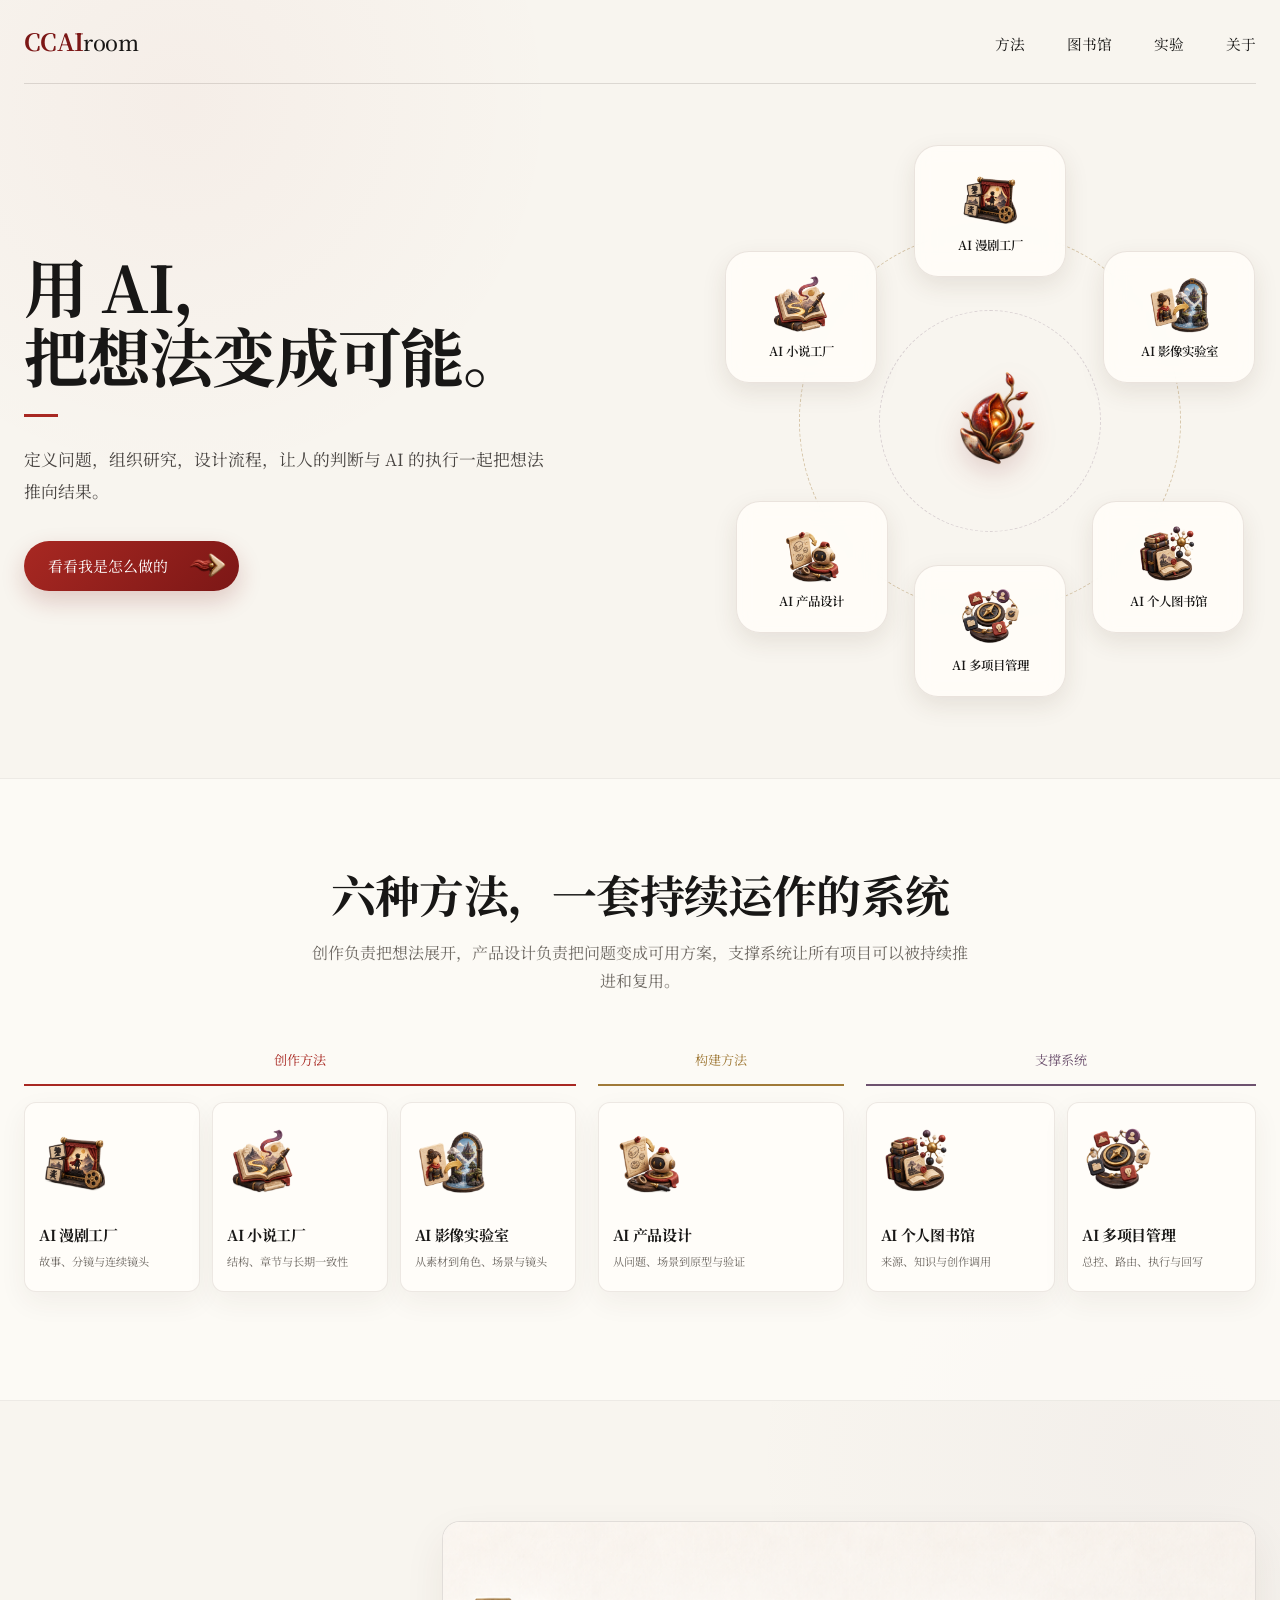
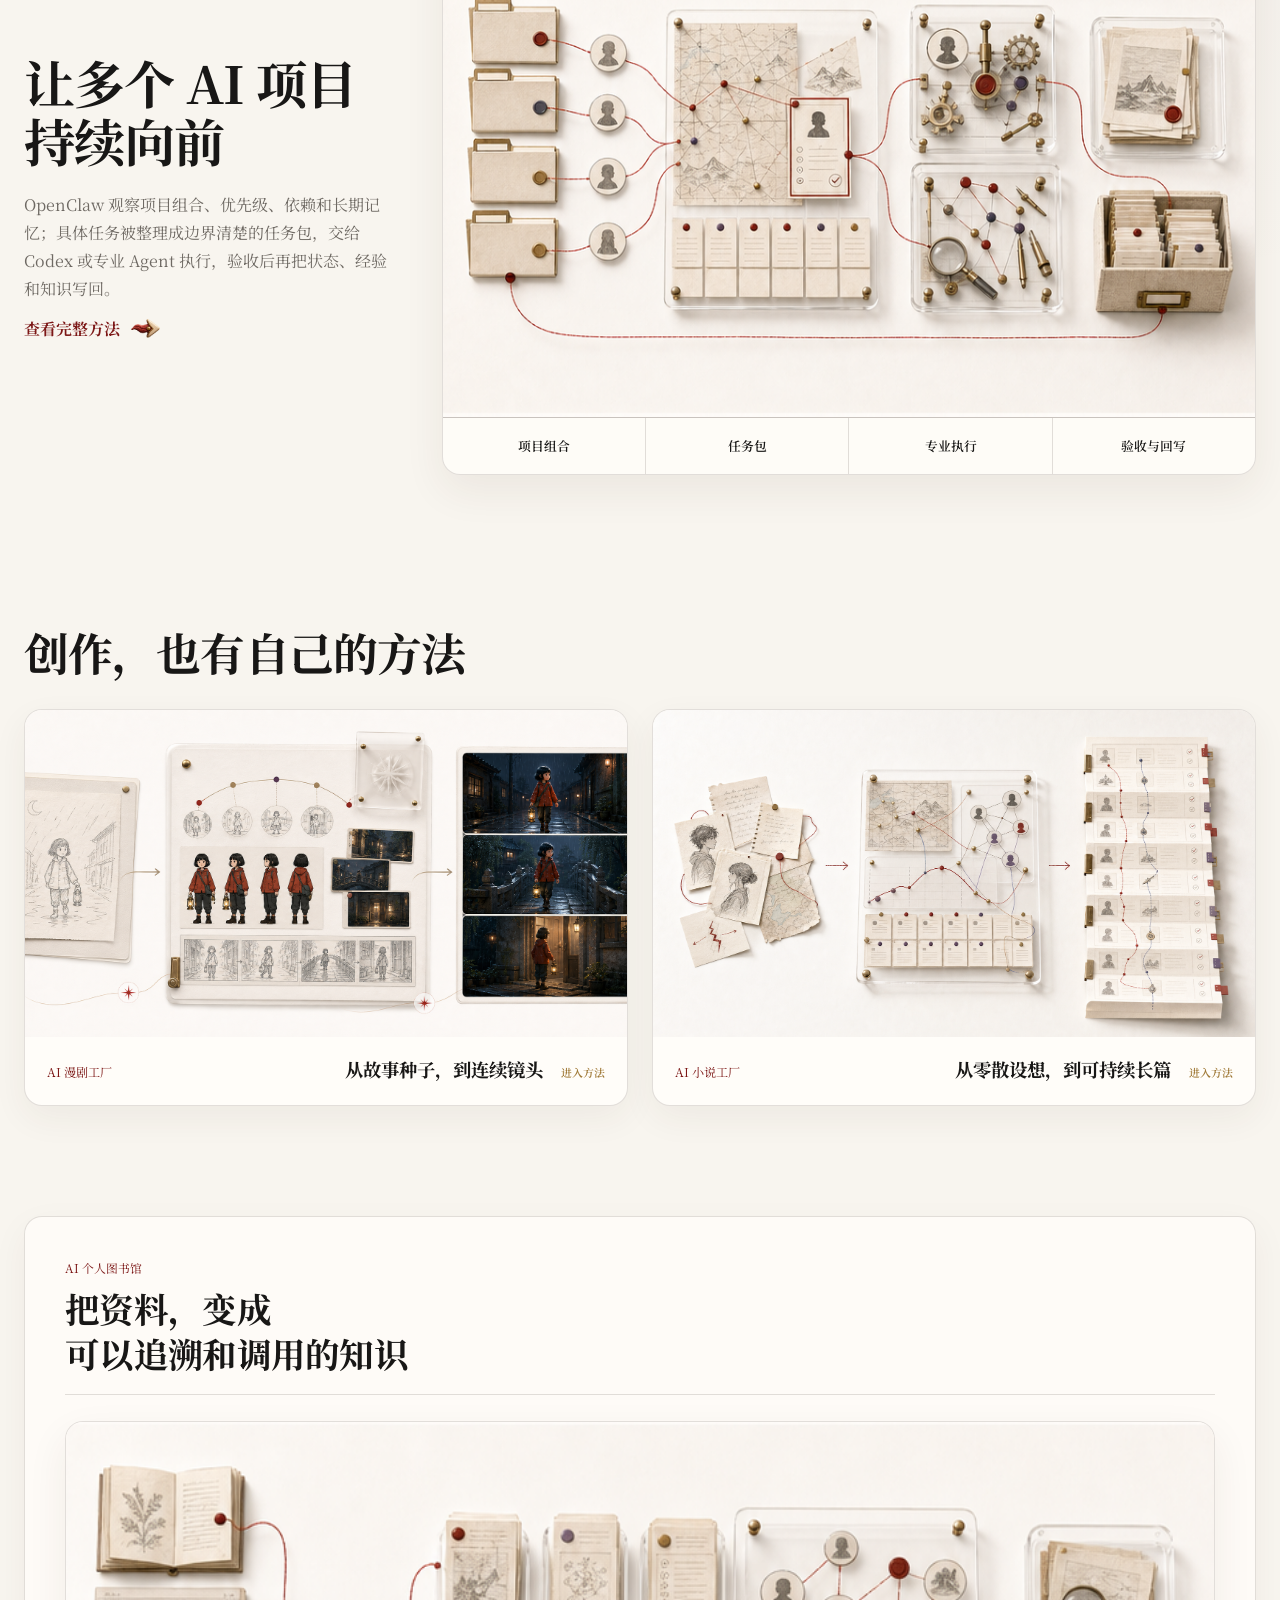
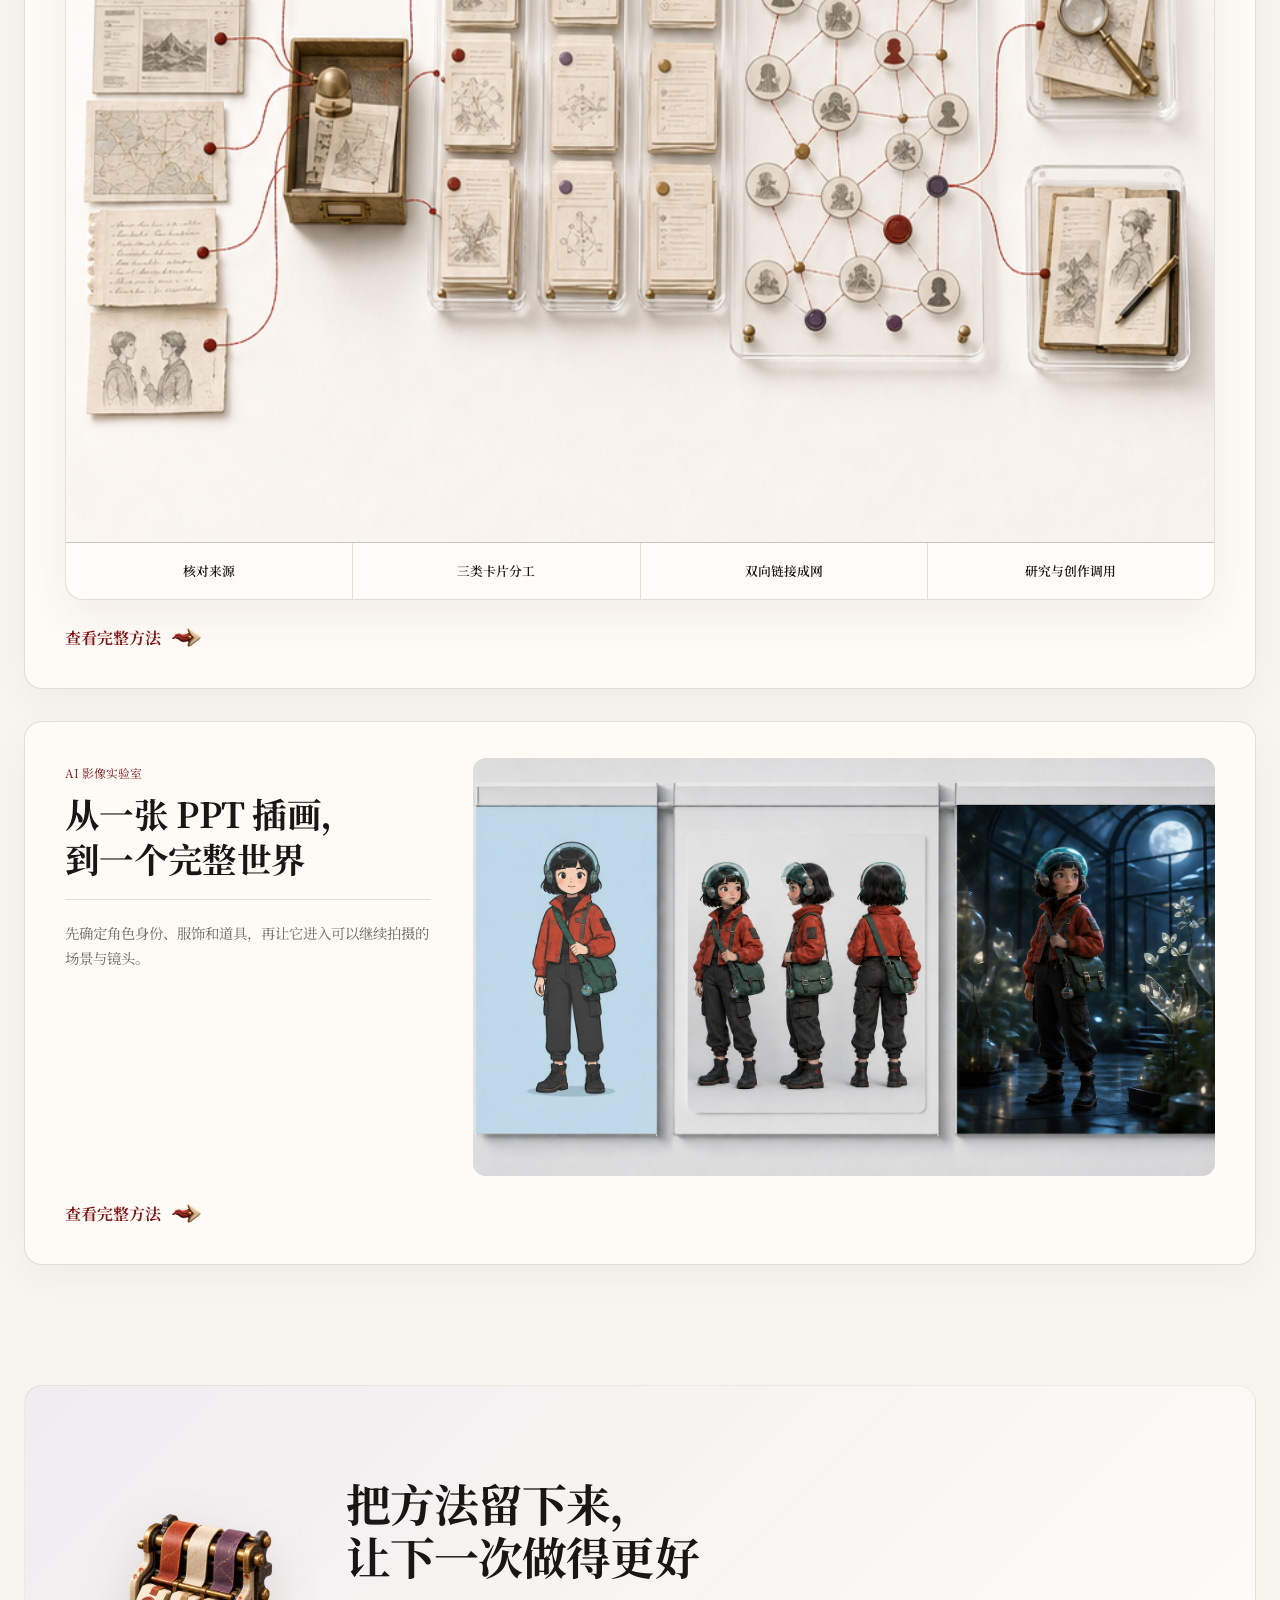
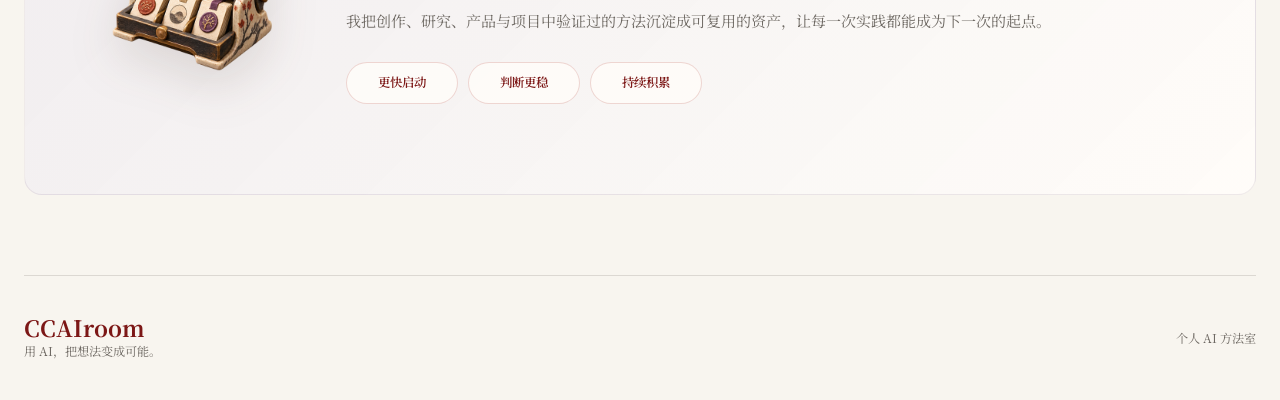
<file: index.html>
<!doctype html>
<html lang="zh-CN">
<head>
  <meta charset="utf-8">
  <meta name="viewport" content="width=device-width, initial-scale=1">
  <meta name="description" content="CCAIroom：用 AI，把想法变成可能。这里记录创作、研究、产品与项目如何被组织成可以持续运作的方法。">
  <meta name="theme-color" content="#f8f5ef">
  <title>CCAIroom｜用 AI，把想法变成可能</title>
  <link rel="icon" href="assets/favicon.svg" type="image/svg+xml">
  <link rel="preconnect" href="https://fonts.googleapis.com">
  <link rel="preconnect" href="https://fonts.gstatic.com" crossorigin>
  <link href="https://fonts.googleapis.com/css2?family=Noto+Serif+SC:wght@400;500;600;700&amp;display=swap" rel="stylesheet">
  <link rel="stylesheet" href="assets/styles.css">
</head>
<body>
  <a class="skip-link" href="#main">跳到主要内容</a>

  <header class="site-header" id="top">
    <a class="brand" href="#top" aria-label="CCAIroom 首页"><span class="brand-main">CCAI</span><span class="brand-sub">room</span></a>
    <button class="menu-toggle" type="button" aria-expanded="false" aria-controls="primary-nav">
      <span class="sr-only">打开导航</span><span></span><span></span>
    </button>
    <nav class="primary-nav" id="primary-nav" aria-label="主导航">
      <a href="#methods">方法</a><a href="methods/ai-library.html">图书馆</a><a href="methods/ai-visual-lab.html">实验</a><a href="#about">关于</a>
    </nav>
  </header>

  <main id="main">
    <section class="hero section-shell" aria-labelledby="hero-title">
      <div class="hero-copy">
        <h1 id="hero-title"><span>用 AI，</span><span class="hero-nowrap">把想法变成可能。</span></h1>
        <p class="hero-lede">定义问题，组织研究，设计流程，让人的判断与 AI 的执行一起把想法推向结果。</p>
        <a class="primary-button" href="#methods">看看我是怎么做的 <img class="button-arrow" src="assets/icons/action-arrow-tight-v1.png" width="400" height="260" alt="" aria-hidden="true"></a>
      </div>

      <div class="method-orbit" aria-label="六种 AI 方法围绕想法形成一套系统">
        <span class="orbit-ring orbit-ring-one" aria-hidden="true"></span><span class="orbit-ring orbit-ring-two" aria-hidden="true"></span>
        <div class="idea-spark" aria-hidden="true"><img src="assets/icons/idea-seed-v1.png" width="512" height="512" alt=""></div>
        <a class="orbit-node orbit-node-1" href="methods/ai-story-factory.html"><span class="method-icon" aria-hidden="true"><img src="assets/icons/ai-story-factory-v1.png" width="443" height="443" alt=""></span><b>AI 漫剧工厂</b></a>
        <a class="orbit-node orbit-node-2" href="methods/ai-novel-factory.html"><span class="method-icon" aria-hidden="true"><img src="assets/icons/ai-novel-factory-v1.png" width="443" height="443" alt=""></span><b>AI 小说工厂</b></a>
        <a class="orbit-node orbit-node-3" href="methods/ai-visual-lab.html"><span class="method-icon" aria-hidden="true"><img src="assets/icons/ai-visual-lab-v1.png" width="443" height="443" alt=""></span><b>AI 影像实验室</b></a>
        <a class="orbit-node orbit-node-4" href="#product-method"><span class="method-icon" aria-hidden="true"><img src="assets/icons/ai-product-design-v1.png" width="443" height="443" alt=""></span><b>AI 产品设计</b></a>
        <a class="orbit-node orbit-node-5" href="methods/ai-library.html"><span class="method-icon" aria-hidden="true"><img src="assets/icons/ai-library-v1.png" width="443" height="443" alt=""></span><b>AI 个人图书馆</b></a>
        <a class="orbit-node orbit-node-6" href="methods/ai-project-management.html"><span class="method-icon" aria-hidden="true"><img src="assets/icons/ai-project-management-v1.png" width="443" height="443" alt=""></span><b>AI 多项目管理</b></a>
      </div>
    </section>

    <section class="methods-section" id="methods" aria-labelledby="methods-title">
      <div class="section-heading centered">
        <h2 id="methods-title">六种方法，一套持续运作的系统</h2>
        <p>创作负责把想法展开，产品设计负责把问题变成可用方案，支撑系统让所有项目可以被持续推进和复用。</p>
      </div>
      <div class="method-families section-shell">
        <section class="method-family family-creation" aria-labelledby="creation-title">
          <div class="family-heading"><span id="creation-title">创作方法</span></div>
          <div class="family-grid family-grid-three">
            <a class="method-card" href="methods/ai-story-factory.html"><span class="method-icon" aria-hidden="true"><img src="assets/icons/ai-story-factory-v1.png" width="443" height="443" alt=""></span><strong>AI 漫剧工厂</strong><small>故事、分镜与连续镜头</small></a>
            <a class="method-card" href="methods/ai-novel-factory.html"><span class="method-icon" aria-hidden="true"><img src="assets/icons/ai-novel-factory-v1.png" width="443" height="443" alt=""></span><strong>AI 小说工厂</strong><small>结构、章节与长期一致性</small></a>
            <a class="method-card" href="methods/ai-visual-lab.html"><span class="method-icon" aria-hidden="true"><img src="assets/icons/ai-visual-lab-v1.png" width="443" height="443" alt=""></span><strong>AI 影像实验室</strong><small>从素材到角色、场景与镜头</small></a>
          </div>
        </section>

        <section class="method-family family-build" id="product-method" aria-labelledby="build-title">
          <div class="family-heading"><span id="build-title">构建方法</span></div>
          <div class="family-grid"><article class="method-card method-card-featured"><span class="method-icon" aria-hidden="true"><img src="assets/icons/ai-product-design-v1.png" width="443" height="443" alt=""></span><strong>AI 产品设计</strong><small>从问题、场景到原型与验证</small></article></div>
        </section>

        <section class="method-family family-support" aria-labelledby="support-title">
          <div class="family-heading"><span id="support-title">支撑系统</span></div>
          <div class="family-grid family-grid-two">
            <a class="method-card" href="methods/ai-library.html"><span class="method-icon" aria-hidden="true"><img src="assets/icons/ai-library-v1.png" width="443" height="443" alt=""></span><strong>AI 个人图书馆</strong><small>来源、知识与创作调用</small></a>
            <a class="method-card" href="methods/ai-project-management.html"><span class="method-icon" aria-hidden="true"><img src="assets/icons/ai-project-management-v1.png" width="443" height="443" alt=""></span><strong>AI 多项目管理</strong><small>总控、路由、执行与回写</small></a>
          </div>
        </section>
      </div>
    </section>

    <section class="portfolio-section section-shell" aria-labelledby="portfolio-title">
      <div class="portfolio-copy">
        <h2 class="title-lock" id="portfolio-title"><span>让多个 AI 项目</span><span>持续向前</span></h2>
        <p>OpenClaw 观察项目组合、优先级、依赖和长期记忆；具体任务被整理成边界清楚的任务包，交给 Codex 或专业 Agent 执行，验收后再把状态、经验和知识写回。</p>
        <a class="text-link" href="methods/ai-project-management.html">查看完整方法 <img class="link-arrow" src="assets/icons/action-arrow-tight-v1.png" width="400" height="260" alt="" aria-hidden="true"></a>
      </div>
      <figure class="concept-figure portfolio-concept">
        <img src="assets/ai-project-loop-concept-v1.png" width="864" height="527" loading="lazy" decoding="async" alt="多个项目经过项目组合判断形成任务包，交给不同专业角色执行，再把验收结果与知识写回长期系统">
        <figcaption class="process-legend process-legend-four"><span>项目组合</span><span>任务包</span><span>专业执行</span><span>验收与回写</span></figcaption>
      </figure>
    </section>

    <section class="creative-previews section-shell" aria-labelledby="creative-title">
      <div class="section-heading compact"><h2 id="creative-title">创作，也有自己的方法</h2></div>
      <div class="preview-grid">
        <a class="preview-card" id="story-method" href="methods/ai-story-factory.html" aria-label="查看 AI 漫剧工厂完整方法">
          <div class="preview-image"><img src="assets/ai-story-factory-concept-v1.png" width="1774" height="887" loading="lazy" decoding="async" alt="从粗糙故事种子，经过角色设定和分镜，发展为保持人物与服饰连续性的三个场景镜头"></div>
          <div class="preview-caption"><span>AI 漫剧工厂</span><strong>从故事种子，到连续镜头</strong><b aria-hidden="true">进入方法</b></div>
        </a>
        <a class="preview-card" id="novel-method" href="methods/ai-novel-factory.html" aria-label="查看 AI 小说工厂完整方法">
          <div class="preview-image"><img src="assets/ai-novel-factory-concept-v1.png" width="1672" height="941" loading="lazy" decoding="async" alt="从零散人物、地图和冲突笔记，发展为世界关系、情节结构与可持续维护的长篇章节系统"></div>
          <div class="preview-caption"><span>AI 小说工厂</span><strong>从零散设想，到可持续长篇</strong><b aria-hidden="true">进入方法</b></div>
        </a>
      </div>
    </section>

    <section class="evidence-section section-shell" aria-label="方法如何产生可见变化">
      <article class="evidence-panel" id="library">
        <header><span>AI 个人图书馆</span><h2 class="title-lock"><span>把资料，变成</span><span>可以追溯和调用的知识</span></h2></header>
        <figure class="concept-figure library-concept">
          <img src="assets/ai-knowledge-library-concept-v1.png" width="864" height="542" loading="lazy" decoding="async" alt="书籍、网页、地图、笔记与访谈资料经过入库整理，分别形成来源卡、知识卡与项目卡，再通过双向链接构成关系图谱，并被研究和创作调用">
          <figcaption class="process-legend process-legend-four"><span>核对来源</span><span>三类卡片分工</span><span>双向链接成网</span><span>研究与创作调用</span></figcaption>
        </figure>
        <a class="text-link evidence-link" href="methods/ai-library.html">查看完整方法 <img class="link-arrow" src="assets/icons/action-arrow-tight-v1.png" width="400" height="260" alt="" aria-hidden="true"></a>
      </article>

      <article class="evidence-panel" id="visual-lab">
        <header><span>AI 影像实验室</span><h2 class="title-lock"><span>从一张 PPT 插画，</span><span>到一个完整世界</span></h2></header>
        <div class="lab-image"><img src="assets/work-agent-2d-to-3d-demo.png" width="1672" height="941" loading="lazy" decoding="async" alt="普通二维 PPT 人物插画依次转化为三维角色卡与月光温室场景"></div>
        <p>先确定角色身份、服饰和道具，再让它进入可以继续拍摄的场景与镜头。</p>
        <a class="text-link evidence-link" href="methods/ai-visual-lab.html">查看完整方法 <img class="link-arrow" src="assets/icons/action-arrow-tight-v1.png" width="400" height="260" alt="" aria-hidden="true"></a>
      </article>
    </section>

    <section class="about-section section-shell" id="about" aria-labelledby="about-title">
      <div class="about-mark" aria-hidden="true"><img src="assets/icons/method-archive-v1.png" width="512" height="512" alt=""></div>
      <div class="about-copy">
        <h2 class="title-lock" id="about-title"><span>把方法留下来，</span><span>让下一次做得更好</span></h2>
        <p class="about-lede">我把创作、研究、产品与项目中验证过的方法沉淀成可复用的资产，让每一次实践都能成为下一次的起点。</p>
        <div class="value-tags" aria-label="方法沉淀带来的变化"><span>更快启动</span><span>判断更稳</span><span>持续积累</span></div>
      </div>
    </section>
  </main>

  <footer class="site-footer section-shell">
    <div><strong>CCAIroom</strong><span>用 AI，把想法变成可能。</span></div><p>个人 AI 方法室</p>
  </footer>
  <script src="assets/site.js"></script>
</body>
</html>
</file>
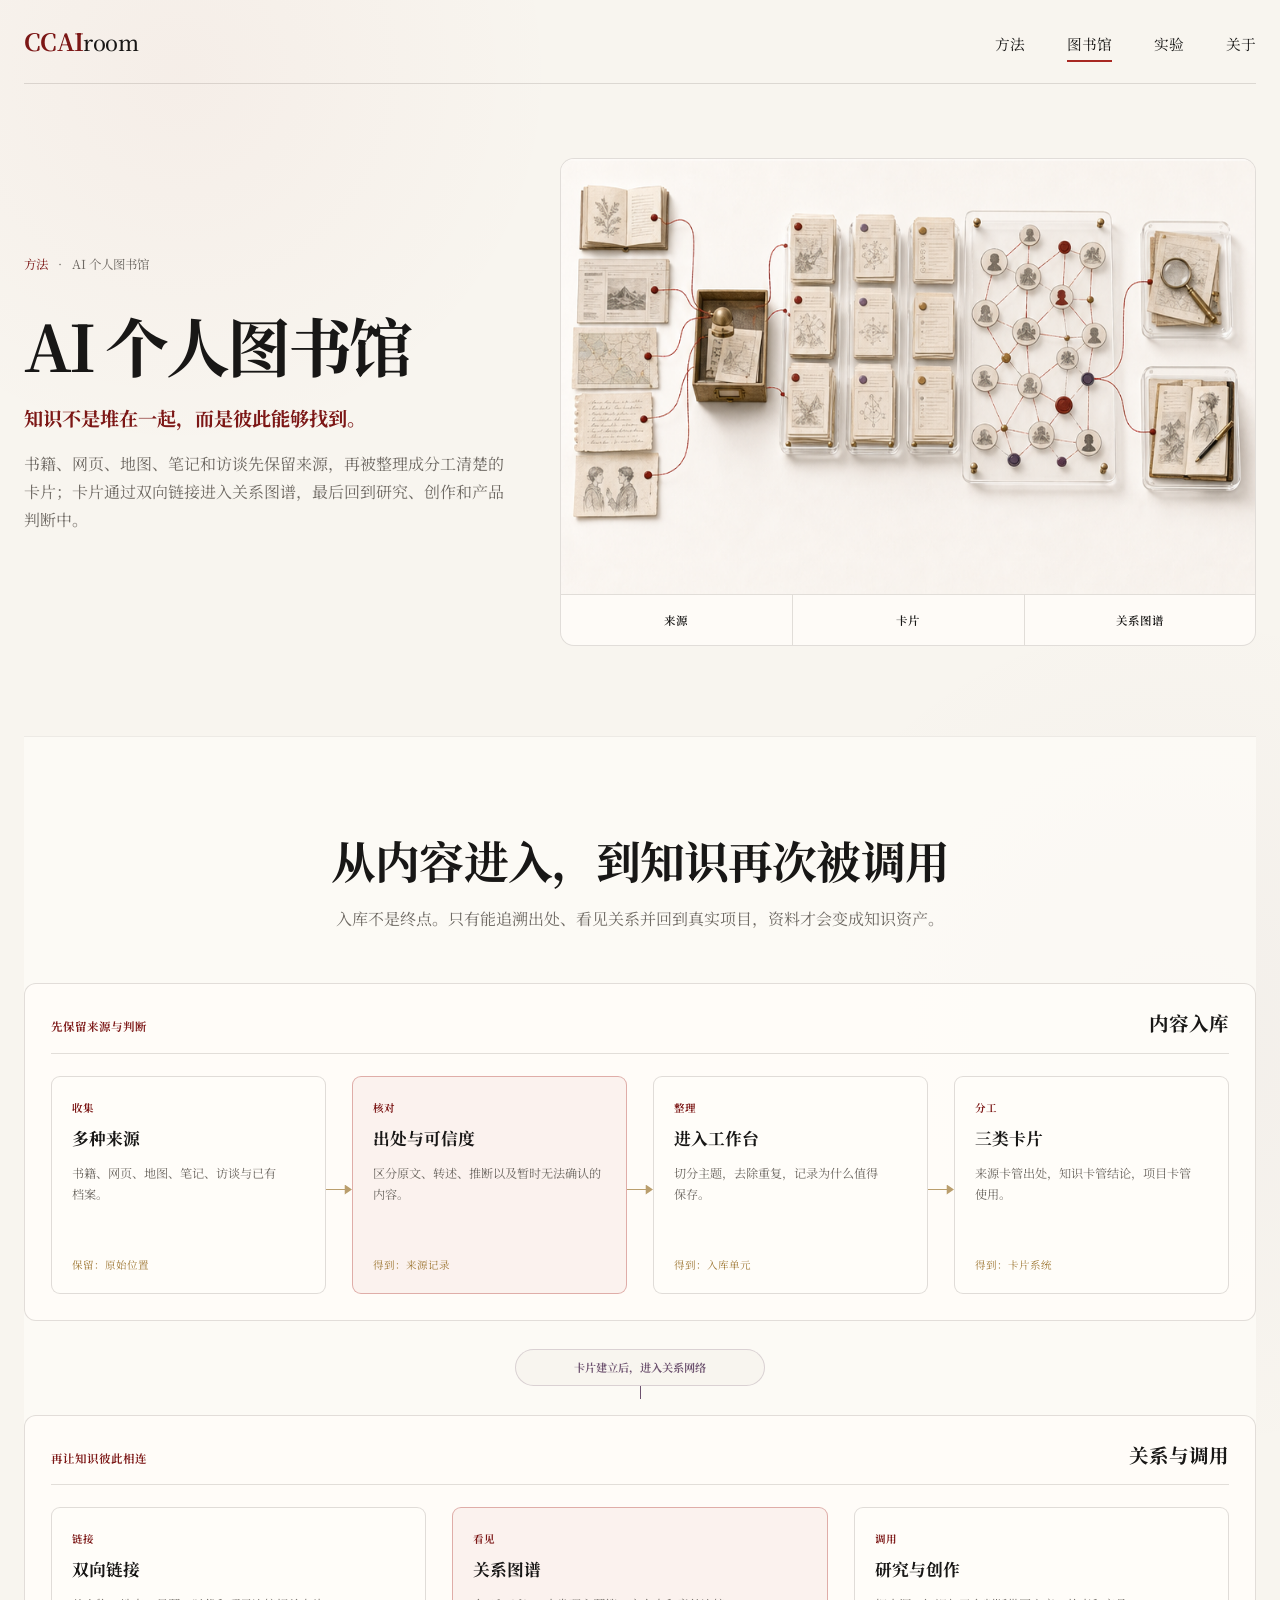
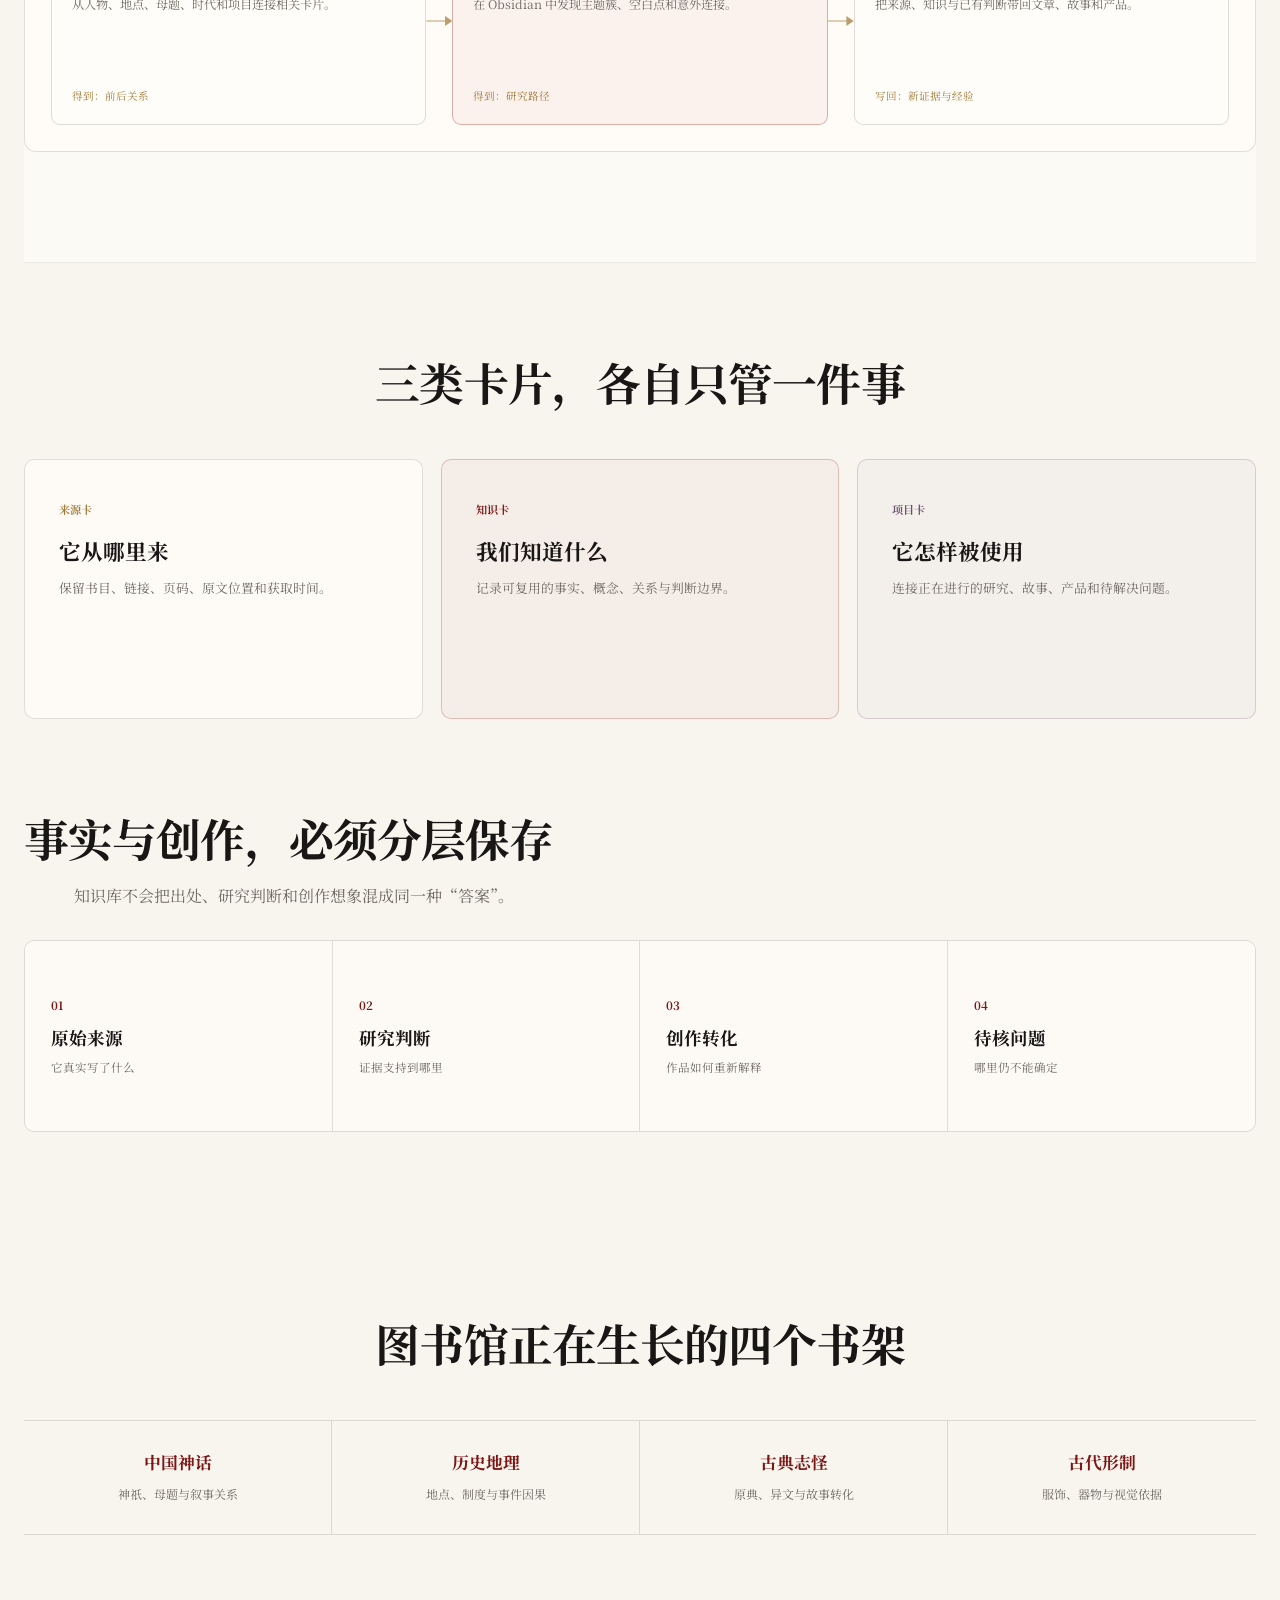
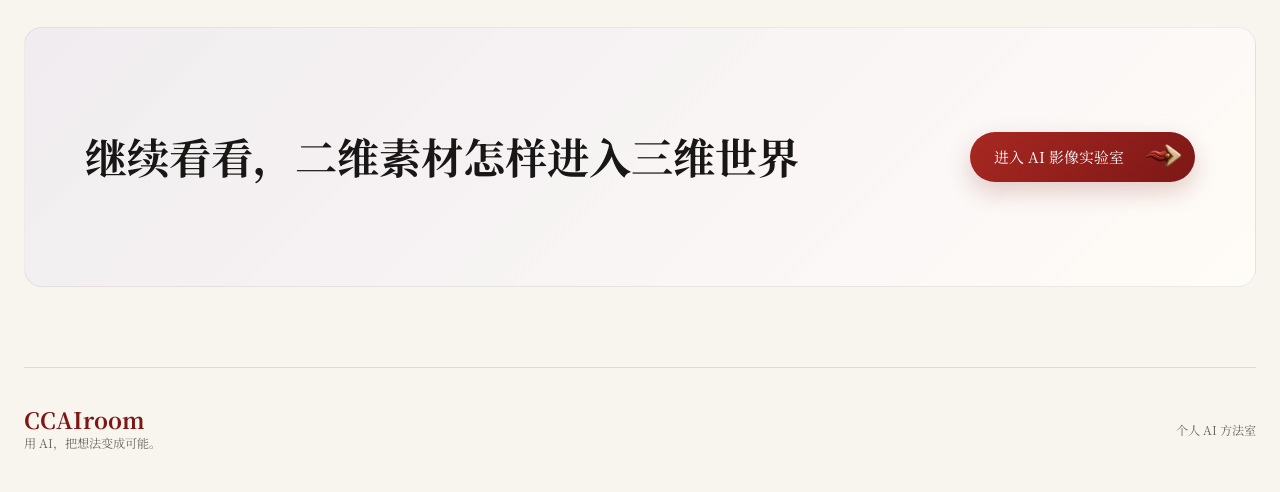
<file: methods/ai-library.html>
<!doctype html>
<html lang="zh-CN">
<head>
  <meta charset="utf-8">
  <meta name="viewport" content="width=device-width, initial-scale=1">
  <meta name="description" content="AI 个人图书馆：把书籍、网页、地图、笔记与访谈整理成可追溯、可双向链接、可被研究和创作调用的知识。">
  <meta name="theme-color" content="#f8f5ef">
  <title>AI 个人图书馆｜CCAIroom</title>
  <link rel="icon" href="../assets/favicon.svg" type="image/svg+xml">
  <link rel="preconnect" href="https://fonts.googleapis.com">
  <link rel="preconnect" href="https://fonts.gstatic.com" crossorigin>
  <link href="https://fonts.googleapis.com/css2?family=Noto+Serif+SC:wght@400;500;600;700&amp;display=swap" rel="stylesheet">
  <link rel="stylesheet" href="../assets/styles.css">
</head>
<body class="detail-page method-detail-page library-detail-page">
  <a class="skip-link" href="#main">跳到主要内容</a>
  <header class="site-header">
    <a class="brand" href="../index.html" aria-label="返回 CCAIroom 首页"><span class="brand-main">CCAI</span><span class="brand-sub">room</span></a>
    <button class="menu-toggle" type="button" aria-expanded="false" aria-controls="primary-nav"><span class="sr-only">打开导航</span><span></span><span></span></button>
    <nav class="primary-nav" id="primary-nav" aria-label="主导航"><a href="../index.html#methods">方法</a><a class="is-current" href="ai-library.html">图书馆</a><a href="ai-visual-lab.html">实验</a><a href="../index.html#about">关于</a></nav>
  </header>

  <main id="main">
    <section class="detail-hero method-detail-hero section-shell" aria-labelledby="detail-title">
      <div class="detail-hero-copy">
        <p class="breadcrumb"><a href="../index.html#methods">方法</a><span>·</span> AI 个人图书馆</p>
        <h1 id="detail-title">AI 个人图书馆</h1>
        <p class="detail-subtitle">知识不是堆在一起，而是彼此能够找到。</p>
        <p class="detail-intro">书籍、网页、地图、笔记和访谈先保留来源，再被整理成分工清楚的卡片；卡片通过双向链接进入关系图谱，最后回到研究、创作和产品判断中。</p>
      </div>
      <figure class="method-hero-figure">
        <img src="../assets/ai-knowledge-library-concept-v1.png" width="864" height="542" alt="多种来源经过核对和卡片分工，形成带双向链接的知识关系图谱，并被研究和创作调用">
        <figcaption><span>来源</span><span>卡片</span><span>关系图谱</span></figcaption>
      </figure>
    </section>

    <section class="workflow-section section-shell" aria-labelledby="workflow-title">
      <div class="section-heading centered"><h2 id="workflow-title">从内容进入，到知识再次被调用</h2><p>入库不是终点。只有能追溯出处、看见关系并回到真实项目，资料才会变成知识资产。</p></div>
      <div class="workflow-board">
        <section class="workflow-phase" aria-labelledby="library-phase-one">
          <header><span>先保留来源与判断</span><h3 id="library-phase-one">内容入库</h3></header>
          <ol class="workflow-row workflow-row-four">
            <li class="workflow-node"><span>收集</span><h4>多种来源</h4><p>书籍、网页、地图、笔记、访谈与已有档案。</p><small>保留：原始位置</small></li>
            <li class="workflow-node workflow-node-focus"><span>核对</span><h4>出处与可信度</h4><p>区分原文、转述、推断以及暂时无法确认的内容。</p><small>得到：来源记录</small></li>
            <li class="workflow-node"><span>整理</span><h4>进入工作台</h4><p>切分主题，去除重复，记录为什么值得保存。</p><small>得到：入库单元</small></li>
            <li class="workflow-node"><span>分工</span><h4>三类卡片</h4><p>来源卡管出处，知识卡管结论，项目卡管使用。</p><small>得到：卡片系统</small></li>
          </ol>
        </section>
        <div class="workflow-handoff"><span>卡片建立后，进入关系网络</span></div>
        <section class="workflow-phase" aria-labelledby="library-phase-two">
          <header><span>再让知识彼此相连</span><h3 id="library-phase-two">关系与调用</h3></header>
          <ol class="workflow-row workflow-row-three">
            <li class="workflow-node"><span>链接</span><h4>双向链接</h4><p>从人物、地点、母题、时代和项目连接相关卡片。</p><small>得到：前后关系</small></li>
            <li class="workflow-node workflow-node-focus"><span>看见</span><h4>关系图谱</h4><p>在 Obsidian 中发现主题簇、空白点和意外连接。</p><small>得到：研究路径</small></li>
            <li class="workflow-node"><span>调用</span><h4>研究与创作</h4><p>把来源、知识与已有判断带回文章、故事和产品。</p><small>写回：新证据与经验</small></li>
          </ol>
        </section>
      </div>
    </section>

    <section class="card-system-section section-shell" aria-labelledby="cards-title">
      <div class="section-heading centered"><h2 id="cards-title">三类卡片，各自只管一件事</h2></div>
      <div class="card-system-grid">
        <article><span>来源卡</span><h3>它从哪里来</h3><p>保留书目、链接、页码、原文位置和获取时间。</p></article>
        <article><span>知识卡</span><h3>我们知道什么</h3><p>记录可复用的事实、概念、关系与判断边界。</p></article>
        <article><span>项目卡</span><h3>它怎样被使用</h3><p>连接正在进行的研究、故事、产品和待解决问题。</p></article>
      </div>
    </section>

    <section class="layers-section section-shell" aria-labelledby="layers-title">
      <div class="section-heading compact"><h2 id="layers-title">事实与创作，必须分层保存</h2><p>知识库不会把出处、研究判断和创作想象混成同一种“答案”。</p></div>
      <ol class="knowledge-layers"><li><span>01</span><strong>原始来源</strong><small>它真实写了什么</small></li><li><span>02</span><strong>研究判断</strong><small>证据支持到哪里</small></li><li><span>03</span><strong>创作转化</strong><small>作品如何重新解释</small></li><li><span>04</span><strong>待核问题</strong><small>哪里仍不能确定</small></li></ol>
    </section>

    <section class="shelves-section section-shell" aria-labelledby="shelves-title">
      <div class="section-heading centered"><h2 id="shelves-title">图书馆正在生长的四个书架</h2></div>
      <div class="output-grid"><article><strong>中国神话</strong><p>神祇、母题与叙事关系</p></article><article><strong>历史地理</strong><p>地点、制度与事件因果</p></article><article><strong>古典志怪</strong><p>原典、异文与故事转化</p></article><article><strong>古代形制</strong><p>服饰、器物与视觉依据</p></article></div>
    </section>

    <section class="detail-cta section-shell"><div><h2>继续看看，二维素材怎样进入三维世界</h2></div><a class="primary-button" href="ai-visual-lab.html">进入 AI 影像实验室 <img class="button-arrow" src="../assets/icons/action-arrow-tight-v1.png" width="400" height="260" alt="" aria-hidden="true"></a></section>
  </main>
  <footer class="site-footer section-shell"><div><strong>CCAIroom</strong><span>用 AI，把想法变成可能。</span></div><p>个人 AI 方法室</p></footer>
  <script src="../assets/site.js"></script>
</body>
</html>
</file>
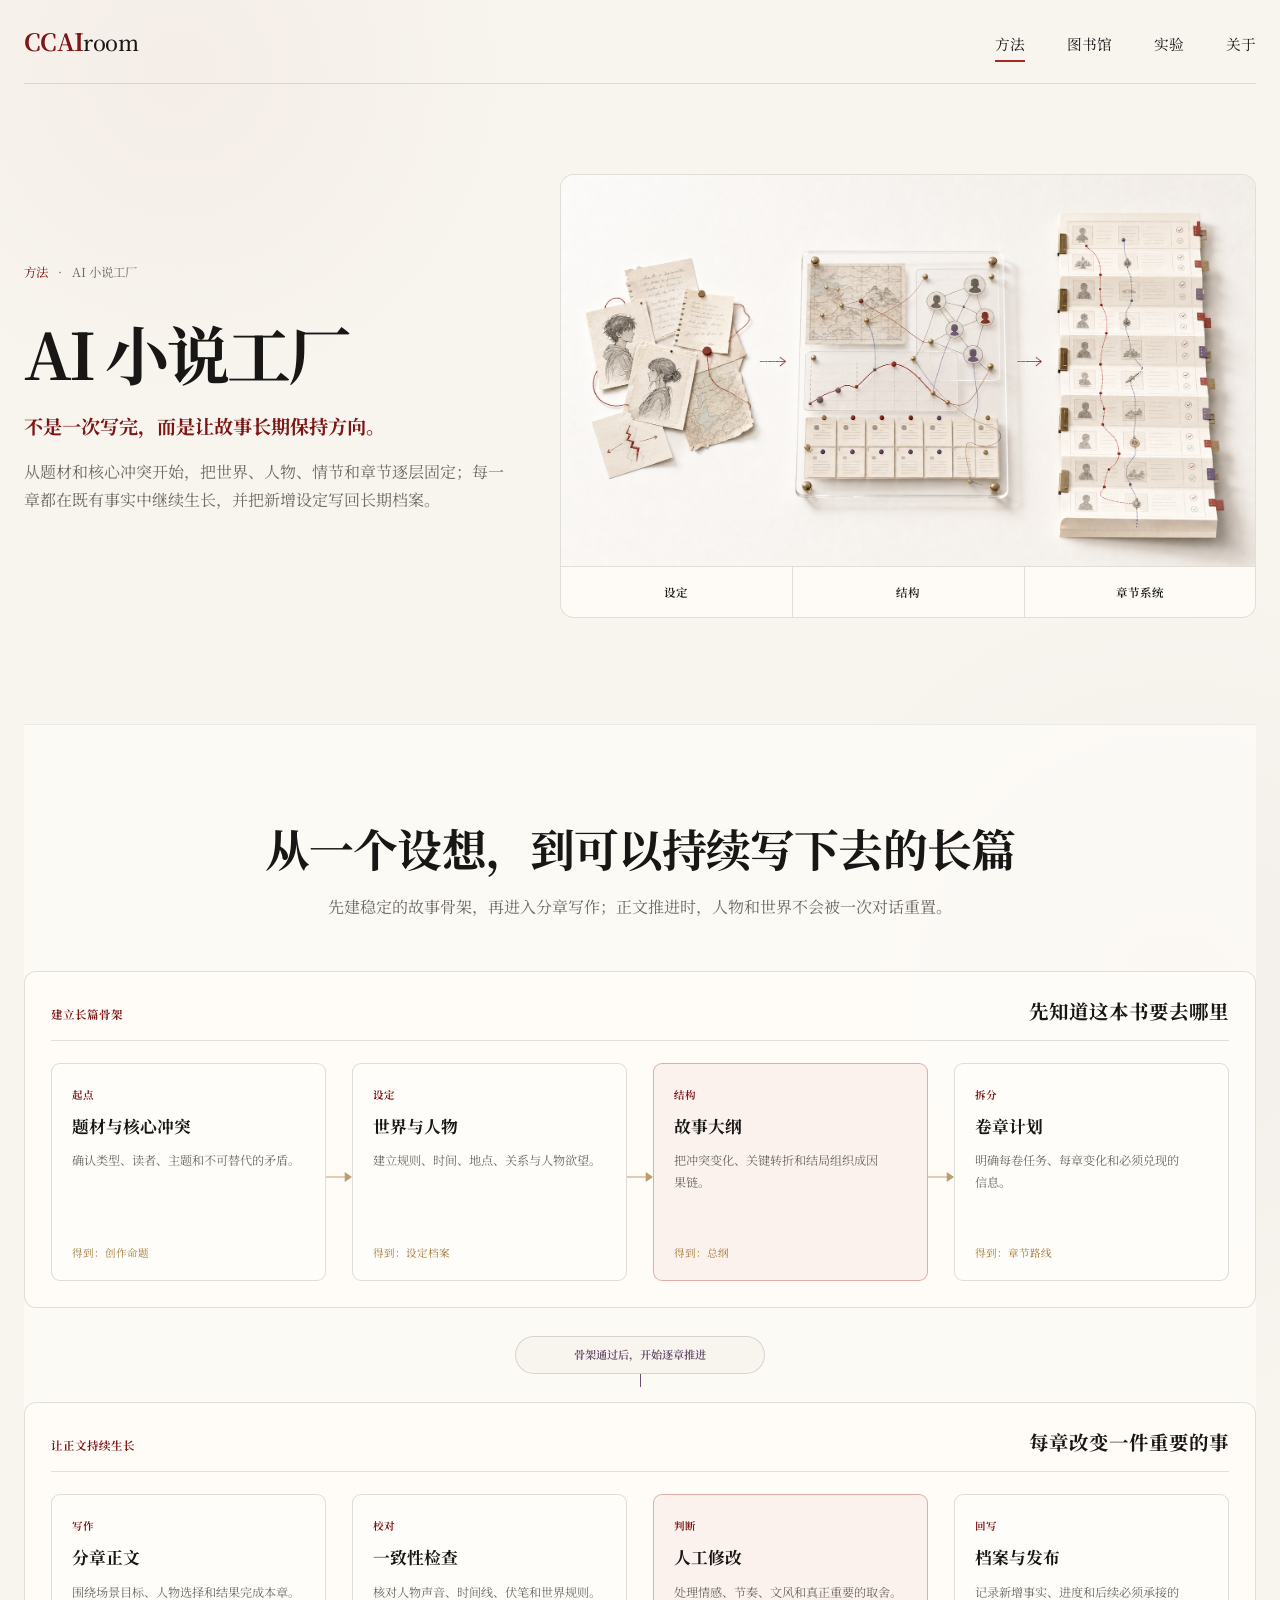
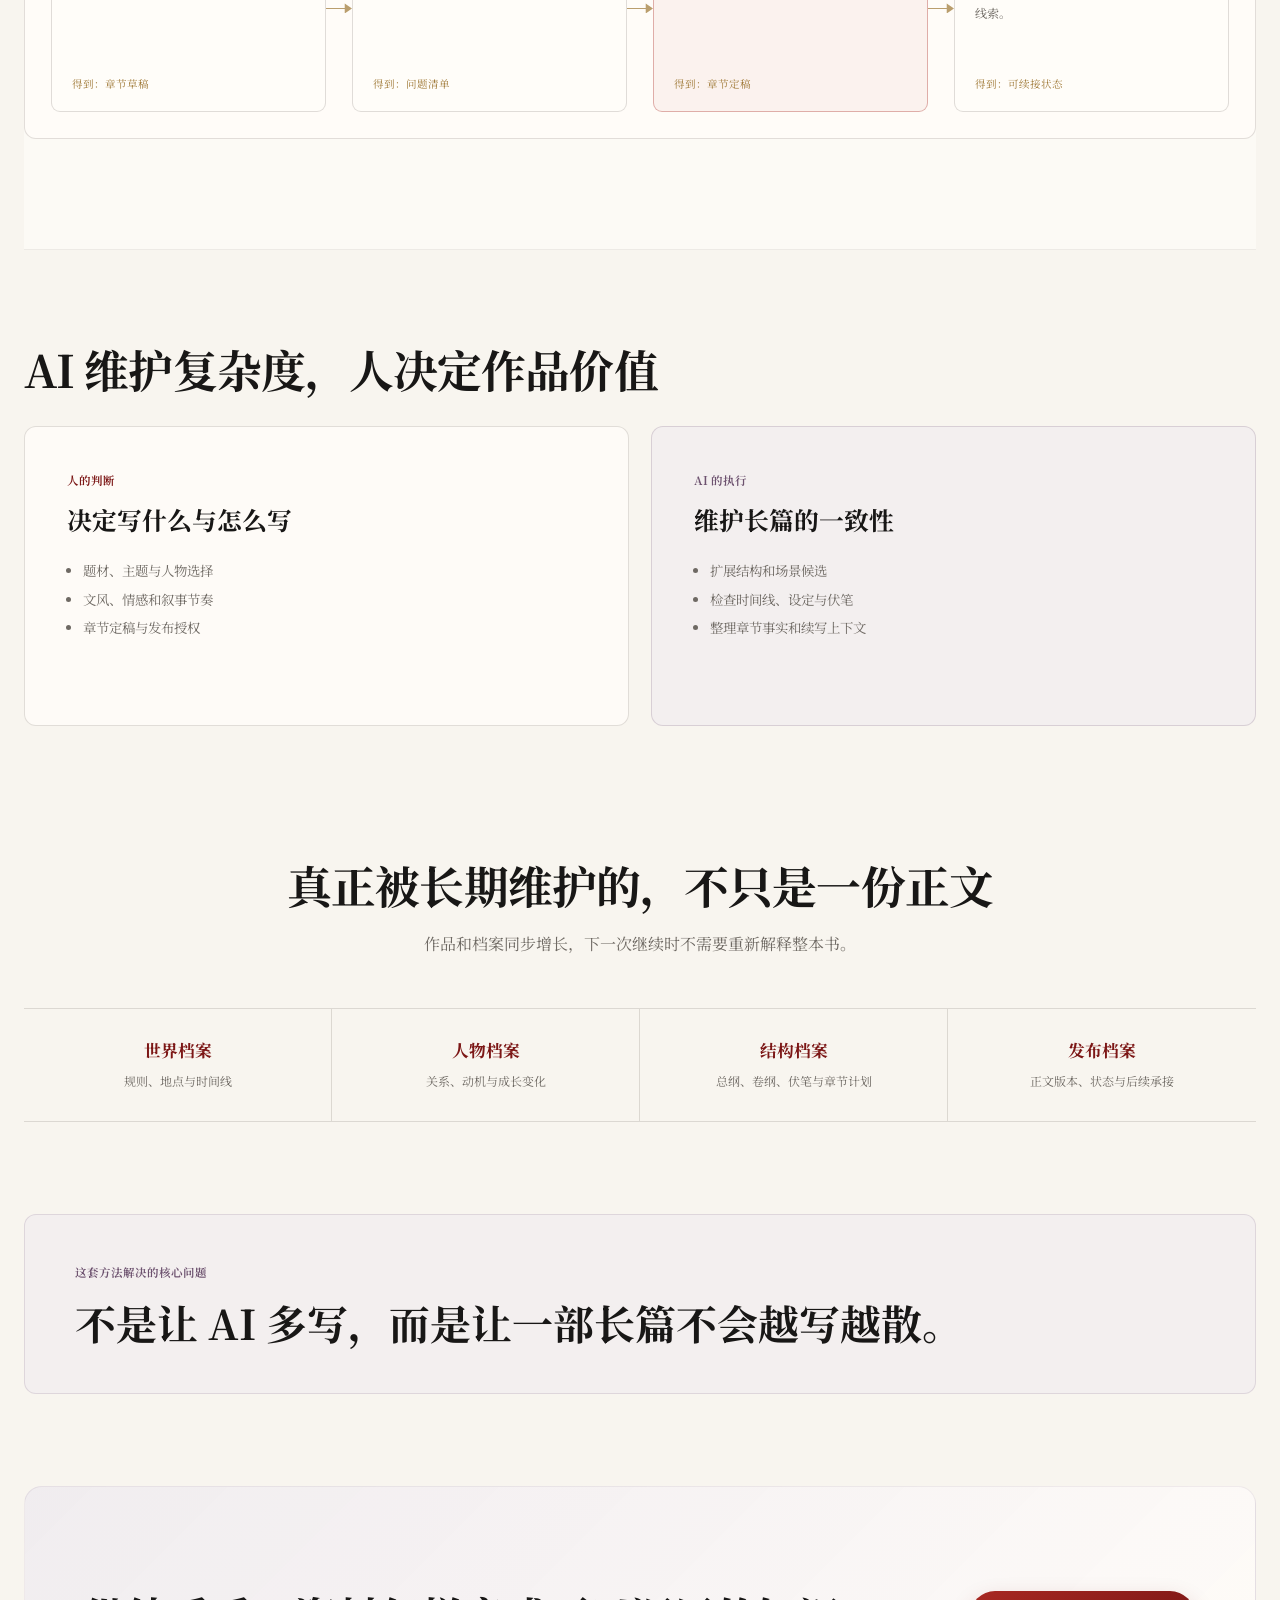
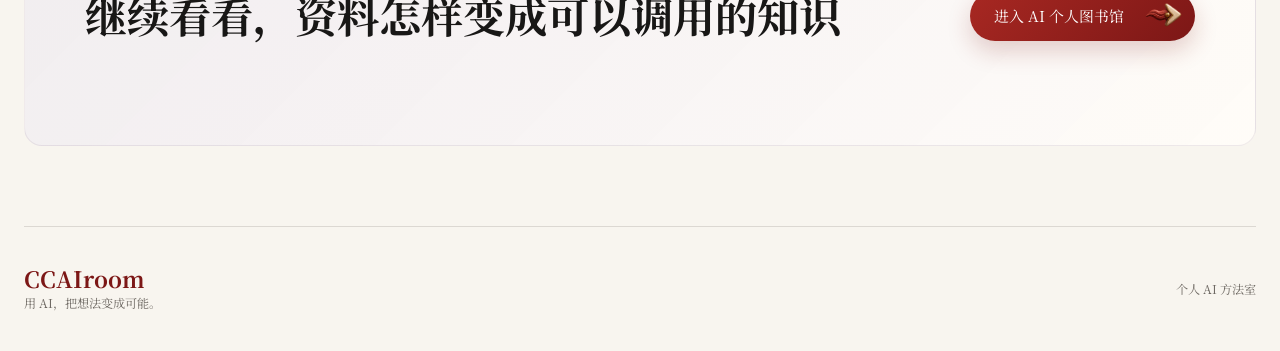
<file: methods/ai-novel-factory.html>
<!doctype html>
<html lang="zh-CN">
<head>
  <meta charset="utf-8">
  <meta name="viewport" content="width=device-width, initial-scale=1">
  <meta name="description" content="AI 小说工厂：从题材、人物和世界观，到大纲、章节写作、一致性检查与长期沉淀。">
  <meta name="theme-color" content="#f8f5ef">
  <title>AI 小说工厂｜CCAIroom</title>
  <link rel="icon" href="../assets/favicon.svg" type="image/svg+xml">
  <link rel="preconnect" href="https://fonts.googleapis.com">
  <link rel="preconnect" href="https://fonts.gstatic.com" crossorigin>
  <link href="https://fonts.googleapis.com/css2?family=Noto+Serif+SC:wght@400;500;600;700&amp;display=swap" rel="stylesheet">
  <link rel="stylesheet" href="../assets/styles.css">
</head>
<body class="detail-page method-detail-page">
  <a class="skip-link" href="#main">跳到主要内容</a>
  <header class="site-header">
    <a class="brand" href="../index.html" aria-label="返回 CCAIroom 首页"><span class="brand-main">CCAI</span><span class="brand-sub">room</span></a>
    <button class="menu-toggle" type="button" aria-expanded="false" aria-controls="primary-nav"><span class="sr-only">打开导航</span><span></span><span></span></button>
    <nav class="primary-nav" id="primary-nav" aria-label="主导航"><a class="is-current" href="../index.html#methods">方法</a><a href="ai-library.html">图书馆</a><a href="ai-visual-lab.html">实验</a><a href="../index.html#about">关于</a></nav>
  </header>

  <main id="main">
    <section class="detail-hero method-detail-hero section-shell" aria-labelledby="detail-title">
      <div class="detail-hero-copy">
        <p class="breadcrumb"><a href="../index.html#methods">方法</a><span>·</span> AI 小说工厂</p>
        <h1 id="detail-title">AI 小说工厂</h1>
        <p class="detail-subtitle">不是一次写完，而是让故事长期保持方向。</p>
        <p class="detail-intro">从题材和核心冲突开始，把世界、人物、情节和章节逐层固定；每一章都在既有事实中继续生长，并把新增设定写回长期档案。</p>
      </div>
      <figure class="method-hero-figure">
        <img src="../assets/ai-novel-factory-concept-v1.png" width="1672" height="941" alt="零散人物、地图和冲突笔记经过结构设计，成为世界关系、情节路径与可持续维护的章节系统">
        <figcaption><span>设定</span><span>结构</span><span>章节系统</span></figcaption>
      </figure>
    </section>

    <section class="workflow-section section-shell" aria-labelledby="workflow-title">
      <div class="section-heading centered"><h2 id="workflow-title">从一个设想，到可以持续写下去的长篇</h2><p>先建稳定的故事骨架，再进入分章写作；正文推进时，人物和世界不会被一次对话重置。</p></div>
      <div class="workflow-board">
        <section class="workflow-phase" aria-labelledby="novel-phase-one">
          <header><span>建立长篇骨架</span><h3 id="novel-phase-one">先知道这本书要去哪里</h3></header>
          <ol class="workflow-row workflow-row-four">
            <li class="workflow-node"><span>起点</span><h4>题材与核心冲突</h4><p>确认类型、读者、主题和不可替代的矛盾。</p><small>得到：创作命题</small></li>
            <li class="workflow-node"><span>设定</span><h4>世界与人物</h4><p>建立规则、时间、地点、关系与人物欲望。</p><small>得到：设定档案</small></li>
            <li class="workflow-node workflow-node-focus"><span>结构</span><h4>故事大纲</h4><p>把冲突变化、关键转折和结局组织成因果链。</p><small>得到：总纲</small></li>
            <li class="workflow-node"><span>拆分</span><h4>卷章计划</h4><p>明确每卷任务、每章变化和必须兑现的信息。</p><small>得到：章节路线</small></li>
          </ol>
        </section>
        <div class="workflow-handoff"><span>骨架通过后，开始逐章推进</span></div>
        <section class="workflow-phase" aria-labelledby="novel-phase-two">
          <header><span>让正文持续生长</span><h3 id="novel-phase-two">每章改变一件重要的事</h3></header>
          <ol class="workflow-row workflow-row-four">
            <li class="workflow-node"><span>写作</span><h4>分章正文</h4><p>围绕场景目标、人物选择和结果完成本章。</p><small>得到：章节草稿</small></li>
            <li class="workflow-node"><span>校对</span><h4>一致性检查</h4><p>核对人物声音、时间线、伏笔和世界规则。</p><small>得到：问题清单</small></li>
            <li class="workflow-node workflow-node-focus"><span>判断</span><h4>人工修改</h4><p>处理情感、节奏、文风和真正重要的取舍。</p><small>得到：章节定稿</small></li>
            <li class="workflow-node"><span>回写</span><h4>档案与发布</h4><p>记录新增事实、进度和后续必须承接的线索。</p><small>得到：可续接状态</small></li>
          </ol>
        </section>
      </div>
    </section>

    <section class="decision-section section-shell" aria-labelledby="decision-title">
      <div class="section-heading compact"><h2 id="decision-title">AI 维护复杂度，人决定作品价值</h2></div>
      <div class="decision-grid">
        <article class="decision-card decision-human"><span>人的判断</span><h3>决定写什么与怎么写</h3><ul><li>题材、主题与人物选择</li><li>文风、情感和叙事节奏</li><li>章节定稿与发布授权</li></ul></article>
        <article class="decision-card decision-ai"><span>AI 的执行</span><h3>维护长篇的一致性</h3><ul><li>扩展结构和场景候选</li><li>检查时间线、设定与伏笔</li><li>整理章节事实和续写上下文</li></ul></article>
      </div>
    </section>

    <section class="outputs-section section-shell" aria-labelledby="outputs-title">
      <div class="section-heading centered"><h2 id="outputs-title">真正被长期维护的，不只是一份正文</h2><p>作品和档案同步增长，下一次继续时不需要重新解释整本书。</p></div>
      <div class="output-grid"><article><strong>世界档案</strong><p>规则、地点与时间线</p></article><article><strong>人物档案</strong><p>关系、动机与成长变化</p></article><article><strong>结构档案</strong><p>总纲、卷纲、伏笔与章节计划</p></article><article><strong>发布档案</strong><p>正文版本、状态与后续承接</p></article></div>
    </section>

    <section class="method-note section-shell"><div><span>这套方法解决的核心问题</span><h2>不是让 AI 多写，而是让一部长篇不会越写越散。</h2></div></section>

    <section class="detail-cta section-shell"><div><h2>继续看看，资料怎样变成可以调用的知识</h2></div><a class="primary-button" href="ai-library.html">进入 AI 个人图书馆 <img class="button-arrow" src="../assets/icons/action-arrow-tight-v1.png" width="400" height="260" alt="" aria-hidden="true"></a></section>
  </main>
  <footer class="site-footer section-shell"><div><strong>CCAIroom</strong><span>用 AI，把想法变成可能。</span></div><p>个人 AI 方法室</p></footer>
  <script src="../assets/site.js"></script>
</body>
</html>
</file>
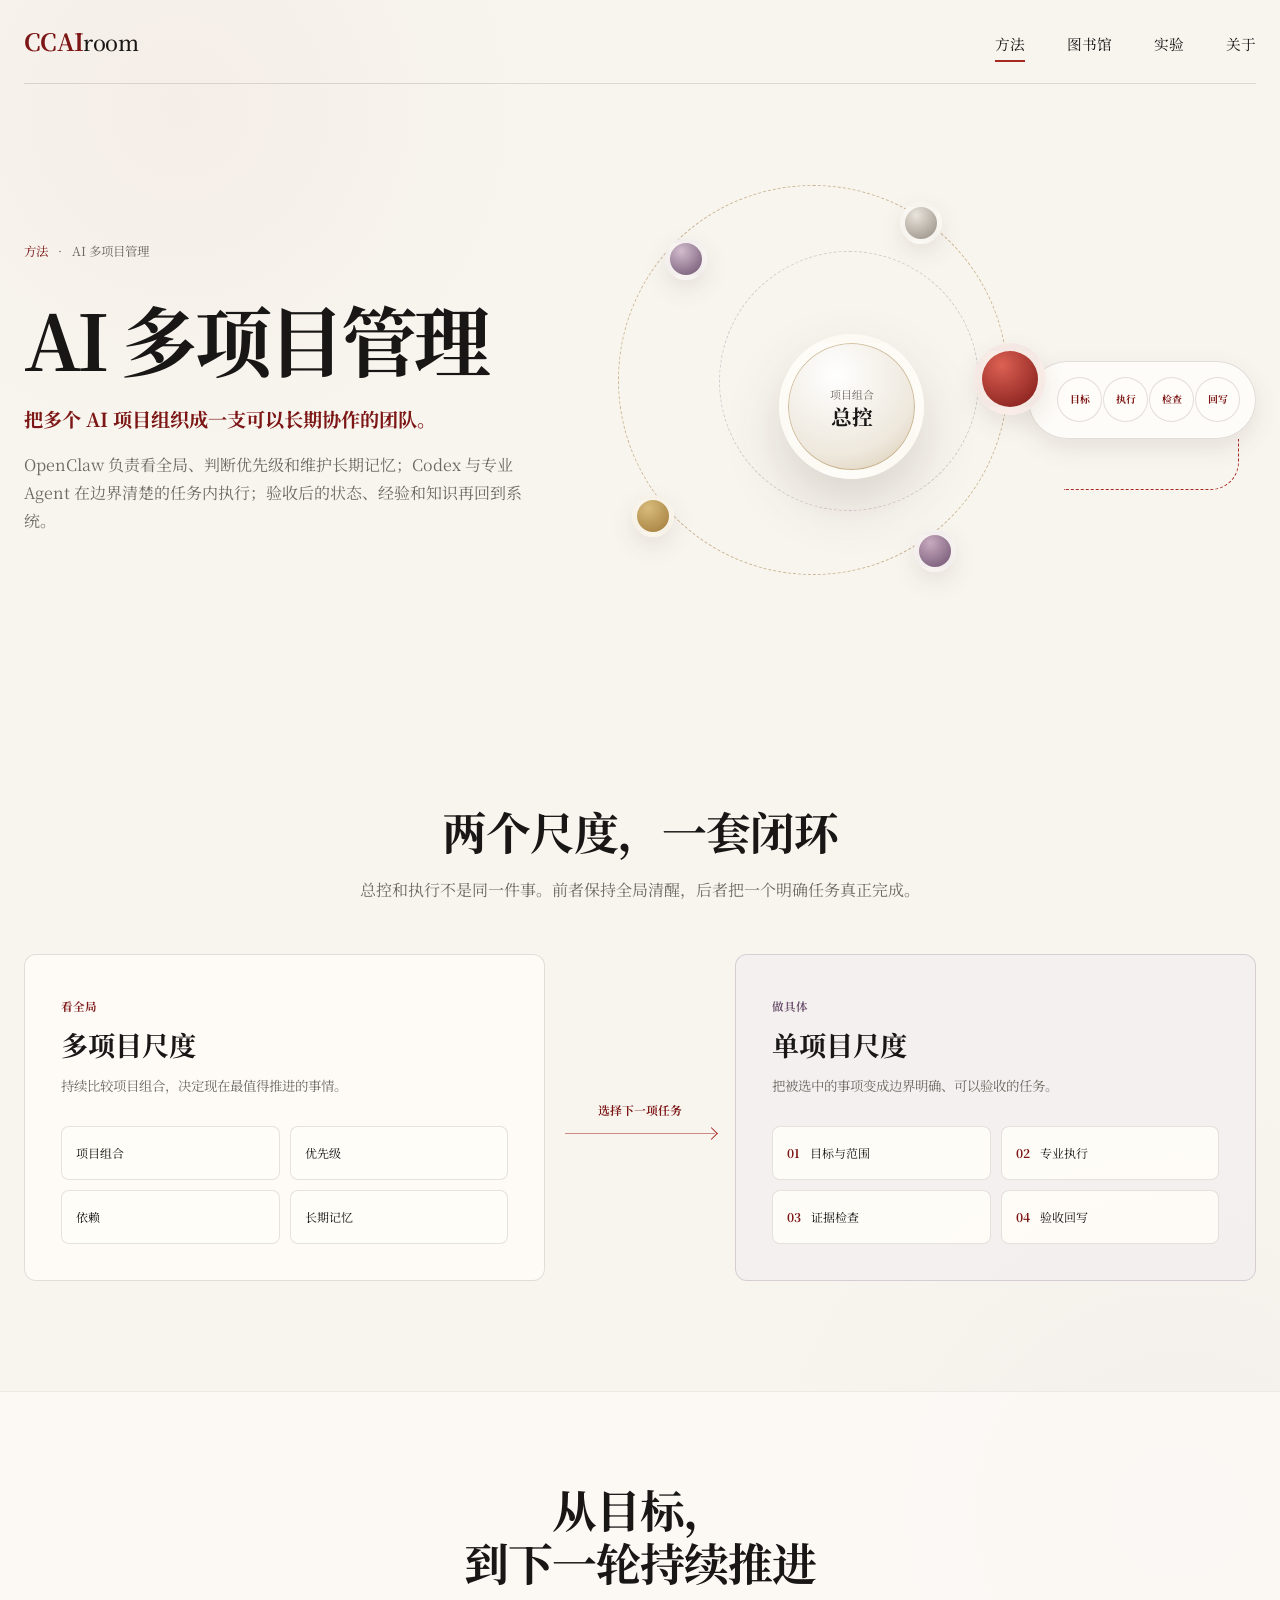
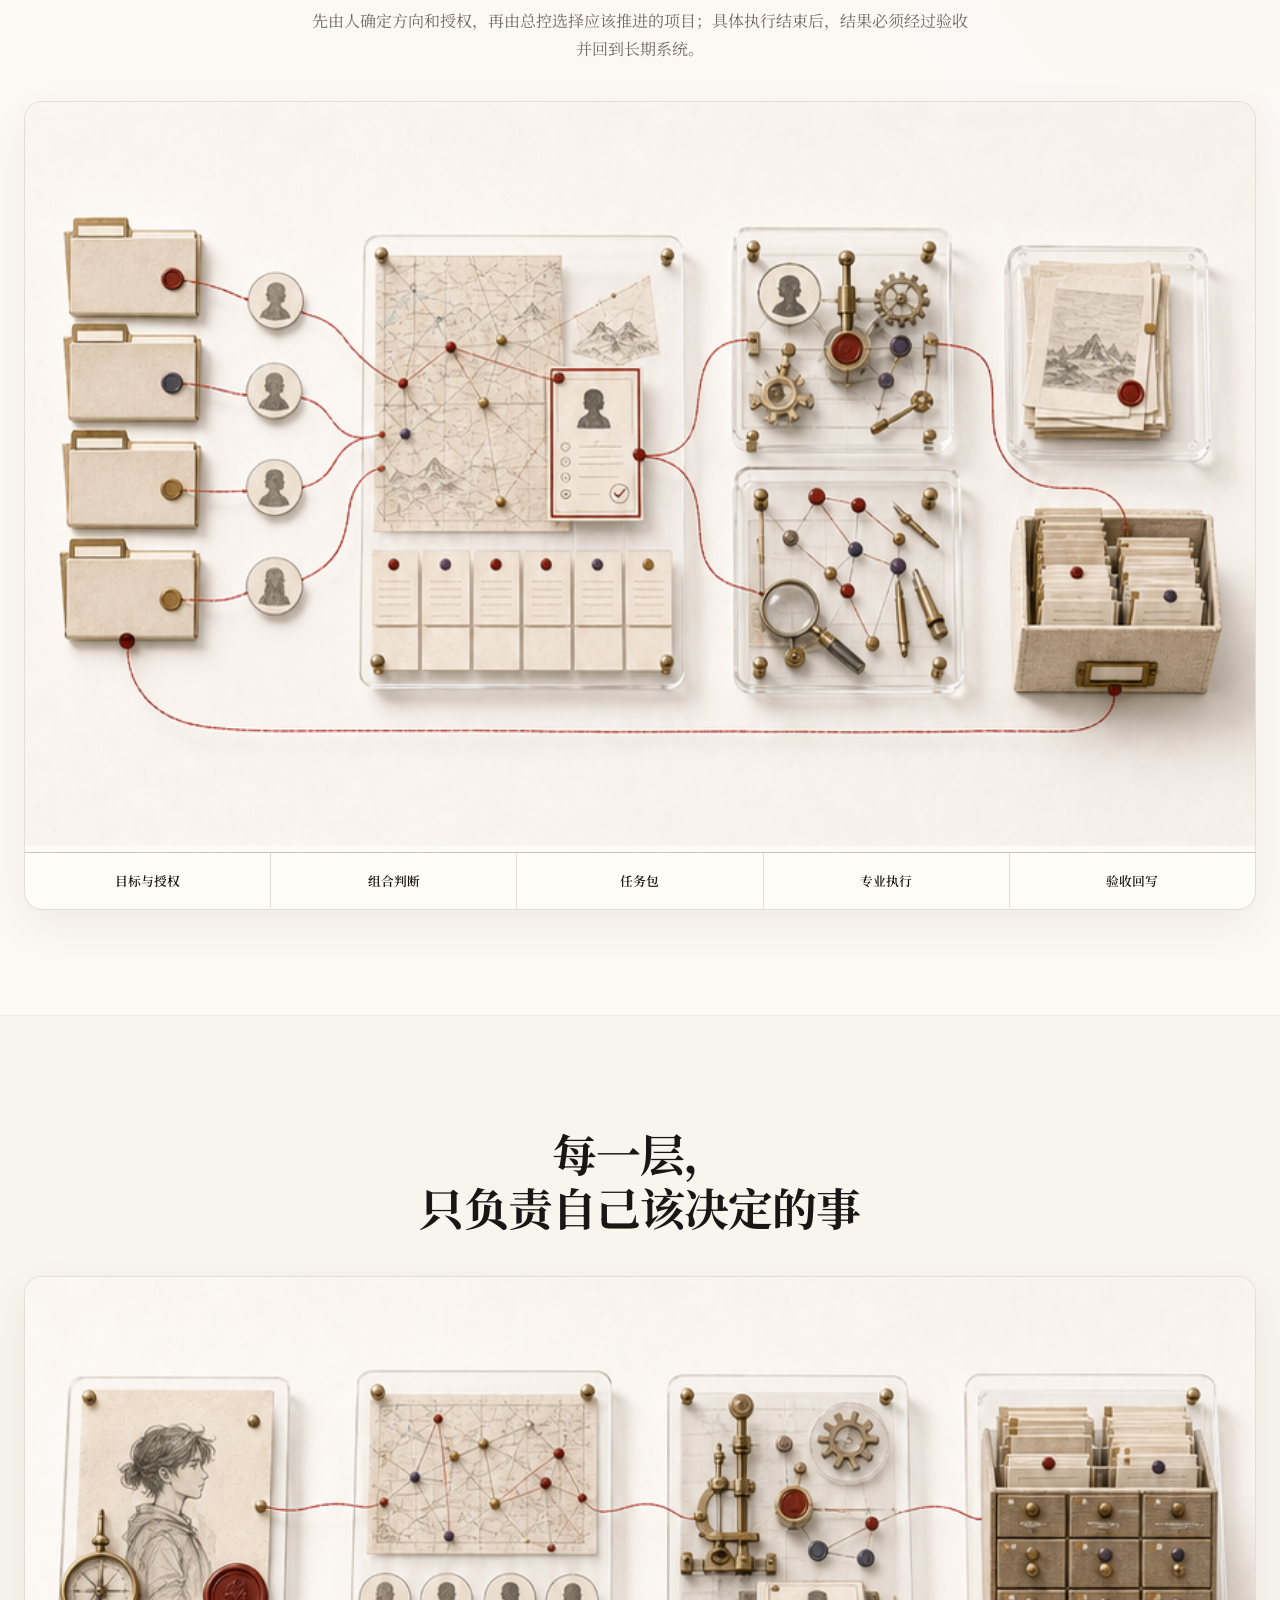
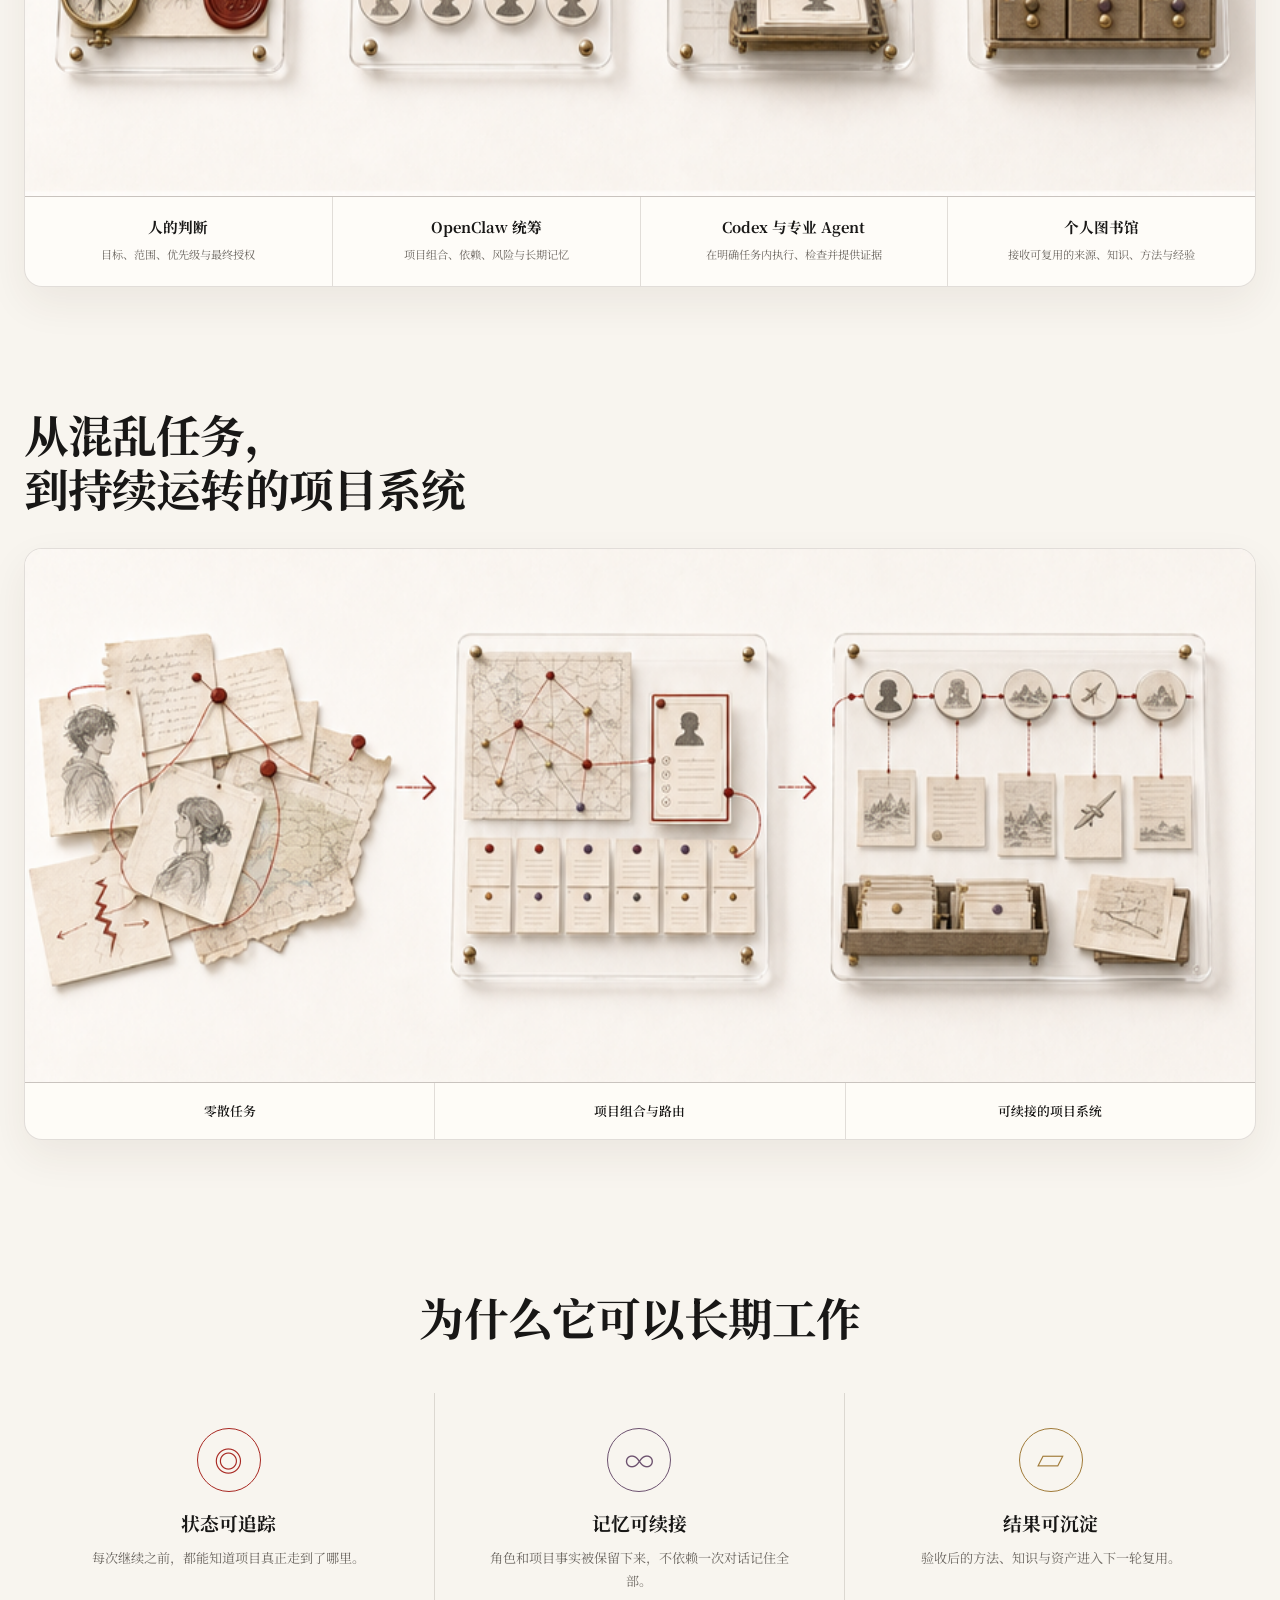
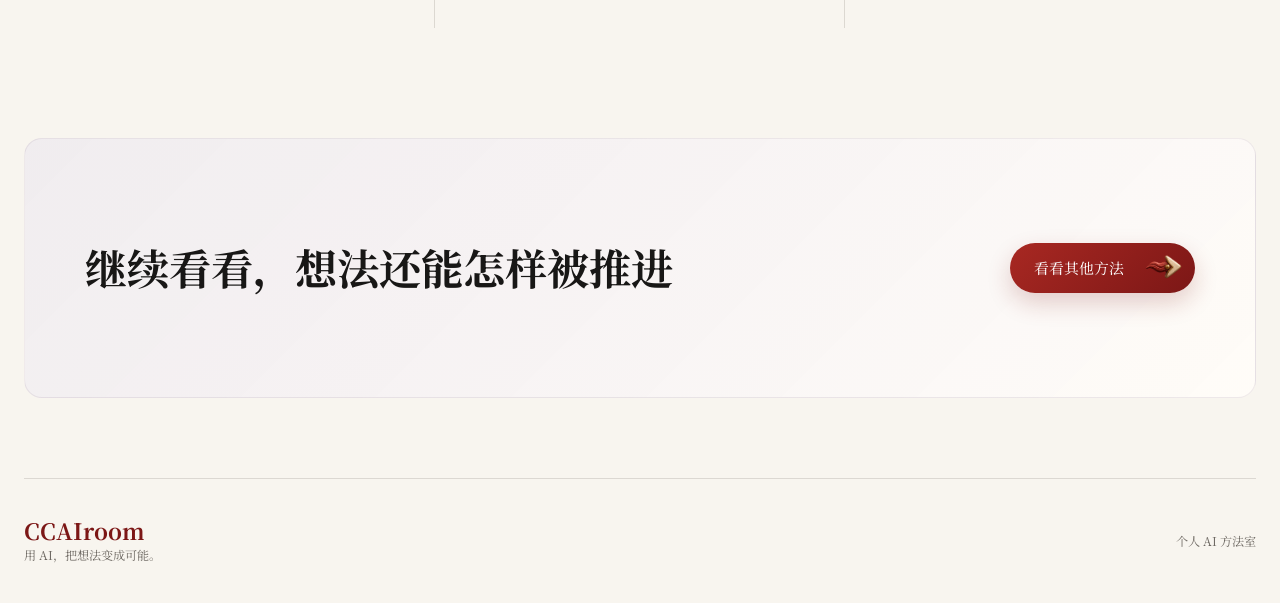
<file: methods/ai-project-management.html>
<!doctype html>
<html lang="zh-CN">
<head>
  <meta charset="utf-8">
  <meta name="viewport" content="width=device-width, initial-scale=1">
  <meta name="description" content="AI 多项目管理：用 OpenClaw 观察长期项目，用 Codex 与专业 Agent 完成单项目执行，再把结果写回持续系统。">
  <meta name="theme-color" content="#f8f5ef">
  <title>AI 多项目管理｜CCAIroom</title>
  <link rel="icon" href="../assets/favicon.svg" type="image/svg+xml">
  <link rel="preconnect" href="https://fonts.googleapis.com">
  <link rel="preconnect" href="https://fonts.gstatic.com" crossorigin>
  <link href="https://fonts.googleapis.com/css2?family=Noto+Serif+SC:wght@400;500;600;700&amp;display=swap" rel="stylesheet">
  <link rel="stylesheet" href="../assets/styles.css">
</head>
<body class="detail-page">
  <a class="skip-link" href="#main">跳到主要内容</a>

  <header class="site-header">
    <a class="brand" href="../index.html" aria-label="返回 CCAIroom 首页"><span class="brand-main">CCAI</span><span class="brand-sub">room</span></a>
    <button class="menu-toggle" type="button" aria-expanded="false" aria-controls="primary-nav"><span class="sr-only">打开导航</span><span></span><span></span></button>
    <nav class="primary-nav" id="primary-nav" aria-label="主导航">
      <a class="is-current" href="../index.html#methods">方法</a><a href="ai-library.html">图书馆</a><a href="ai-visual-lab.html">实验</a><a href="../index.html#about">关于</a>
    </nav>
  </header>

  <main id="main">
    <section class="detail-hero section-shell" aria-labelledby="detail-title">
      <div class="detail-hero-copy">
        <p class="breadcrumb"><a href="../index.html#methods">方法</a><span>·</span> AI 多项目管理</p>
        <h1 id="detail-title">AI 多项目管理</h1>
        <p class="detail-subtitle">把多个 AI 项目组织成一支可以长期协作的团队。</p>
        <p class="detail-intro">OpenClaw 负责看全局、判断优先级和维护长期记忆；Codex 与专业 Agent 在边界清楚的任务内执行；验收后的状态、经验和知识再回到系统。</p>
      </div>

      <div class="portfolio-sculpture" aria-label="多个项目围绕总控运行，其中一个项目被放大进入单项目执行并回写">
        <div class="sculpture-orbit orbit-large" aria-hidden="true"></div><div class="sculpture-orbit orbit-small" aria-hidden="true"></div>
        <div class="sculpture-core"><span>项目组合</span><strong>总控</strong></div>
        <i class="project-token token-a" aria-hidden="true"></i><i class="project-token token-b" aria-hidden="true"></i><i class="project-token token-c" aria-hidden="true"></i><i class="project-token token-d" aria-hidden="true"></i><i class="project-token token-selected" aria-hidden="true"></i>
        <div class="execution-rail" aria-label="目标、执行、检查与回写"><span><b>目标</b></span><span><b>执行</b></span><span><b>检查</b></span><span><b>回写</b></span></div>
      </div>
    </section>

    <section class="scales-section section-shell" aria-labelledby="scales-title">
      <div class="section-heading centered">
        <h2 id="scales-title">两个尺度，一套闭环</h2>
        <p>总控和执行不是同一件事。前者保持全局清醒，后者把一个明确任务真正完成。</p>
      </div>
      <div class="scale-bridge" aria-label="多项目尺度选择下一项任务，再交给单项目尺度完成并回写">
        <article class="scale-lane scale-lane-portfolio">
          <span class="scale-label">看全局</span>
          <h3>多项目尺度</h3>
          <p>持续比较项目组合，决定现在最值得推进的事情。</p>
          <div class="scale-items" aria-label="多项目尺度关注内容"><span>项目组合</span><span>优先级</span><span>依赖</span><span>长期记忆</span></div>
        </article>
        <div class="scale-handoff" aria-hidden="true"><span>选择下一项任务</span><i></i></div>
        <article class="scale-lane scale-lane-project">
          <span class="scale-label">做具体</span>
          <h3>单项目尺度</h3>
          <p>把被选中的事项变成边界明确、可以验收的任务。</p>
          <ol class="scale-steps"><li>目标与范围</li><li>专业执行</li><li>证据检查</li><li>验收回写</li></ol>
        </article>
      </div>
    </section>

    <section class="flow-section" aria-labelledby="flow-title">
      <div class="section-shell">
        <div class="section-heading centered">
          <h2 class="title-lock" id="flow-title"><span>从目标，</span><span>到下一轮持续推进</span></h2>
          <p>先由人确定方向和授权，再由总控选择应该推进的项目；具体执行结束后，结果必须经过验收并回到长期系统。</p>
        </div>
        <figure class="concept-figure detail-concept">
          <img src="../assets/ai-project-loop-concept-v1.png" width="864" height="527" loading="lazy" decoding="async" alt="人的目标进入项目组合，由总控整理出任务包并交给专业角色执行，验收后的结果和知识再写回项目组合">
          <figcaption class="process-legend process-legend-five"><span>目标与授权</span><span>组合判断</span><span>任务包</span><span>专业执行</span><span>验收回写</span></figcaption>
        </figure>
      </div>
    </section>

    <section class="roles-section section-shell" aria-labelledby="roles-title">
      <div class="section-heading centered"><h2 class="title-lock" id="roles-title"><span>每一层，</span><span>只负责自己该决定的事</span></h2></div>
      <figure class="concept-figure detail-concept">
        <img src="../assets/ai-project-responsibility-concept-v1.png" width="864" height="365" loading="lazy" decoding="async" alt="人的判断、OpenClaw 总控、Codex 与专业 Agent、个人图书馆四个职责清楚的工作站彼此连接">
        <figcaption class="responsibility-legend">
          <article><h3>人的判断</h3><p>目标、范围、优先级与最终授权</p></article>
          <article><h3>OpenClaw 统筹</h3><p>项目组合、依赖、风险与长期记忆</p></article>
          <article><h3>Codex 与专业 Agent</h3><p>在明确任务内执行、检查并提供证据</p></article>
          <article><h3>个人图书馆</h3><p>接收可复用的来源、知识、方法与经验</p></article>
        </figcaption>
      </figure>
    </section>

    <section class="transformation-section section-shell" aria-labelledby="transformation-title">
      <div class="section-heading compact"><h2 class="title-lock" id="transformation-title"><span>从混乱任务，</span><span>到持续运转的项目系统</span></h2></div>
      <figure class="concept-figure detail-concept">
        <img src="../assets/ai-project-continuity-concept-v1.png" width="864" height="374" loading="lazy" decoding="async" alt="零散任务经过项目组合与任务路由，变成具有时间线、责任和档案沉淀的持续项目系统">
        <figcaption class="process-legend process-legend-three"><span>零散任务</span><span>项目组合与路由</span><span>可续接的项目系统</span></figcaption>
      </figure>
    </section>

    <section class="principles-section section-shell" aria-labelledby="principles-title">
      <div class="section-heading centered"><h2 id="principles-title">为什么它可以长期工作</h2></div>
      <div class="principles-grid">
        <article><span aria-hidden="true">◎</span><h3>状态可追踪</h3><p>每次继续之前，都能知道项目真正走到了哪里。</p></article>
        <article><span aria-hidden="true">∞</span><h3>记忆可续接</h3><p>角色和项目事实被保留下来，不依赖一次对话记住全部。</p></article>
        <article><span aria-hidden="true">▱</span><h3>结果可沉淀</h3><p>验收后的方法、知识与资产进入下一轮复用。</p></article>
      </div>
    </section>

    <section class="detail-cta section-shell">
      <div><h2>继续看看，想法还能怎样被推进</h2></div>
      <a class="primary-button" href="../index.html#methods">看看其他方法 <img class="button-arrow" src="../assets/icons/action-arrow-tight-v1.png" width="400" height="260" alt="" aria-hidden="true"></a>
    </section>
  </main>

  <footer class="site-footer section-shell">
    <div><strong>CCAIroom</strong><span>用 AI，把想法变成可能。</span></div><p>个人 AI 方法室</p>
  </footer>
  <script src="../assets/site.js"></script>
</body>
</html>
</file>
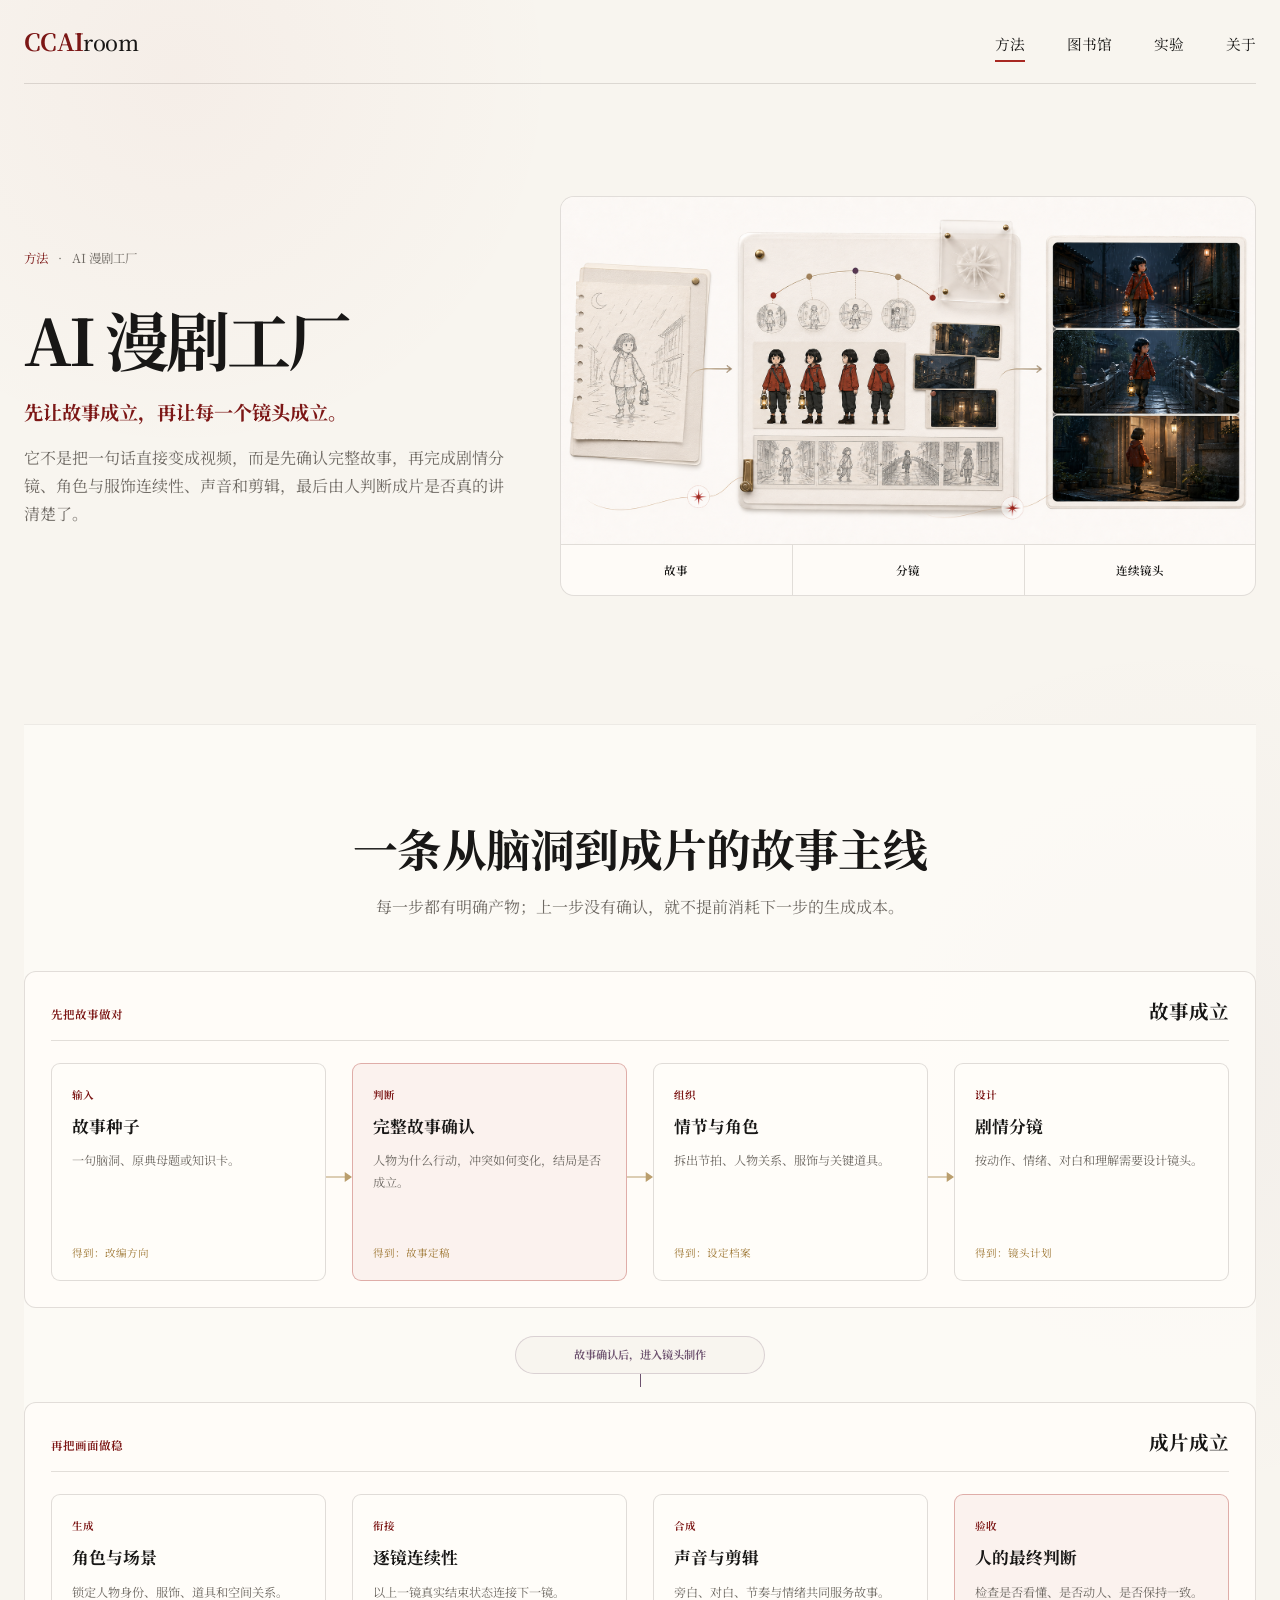
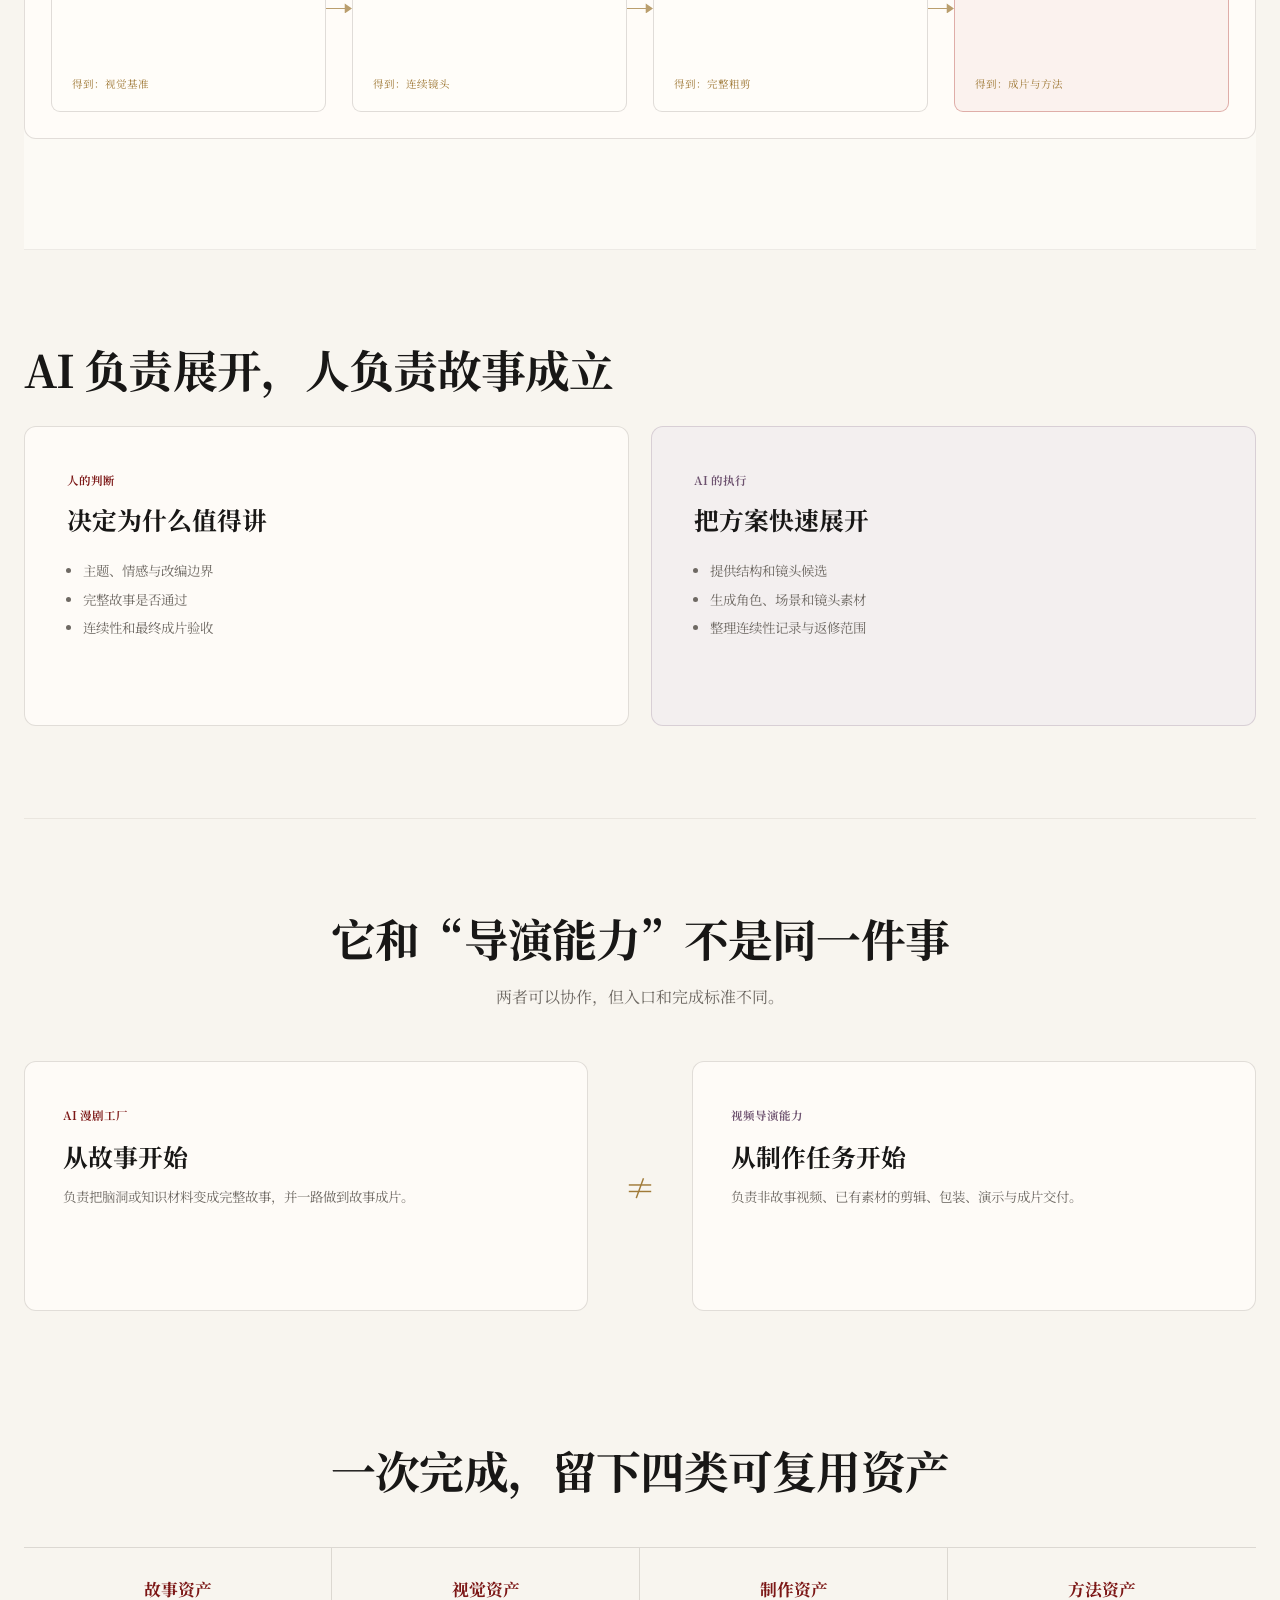
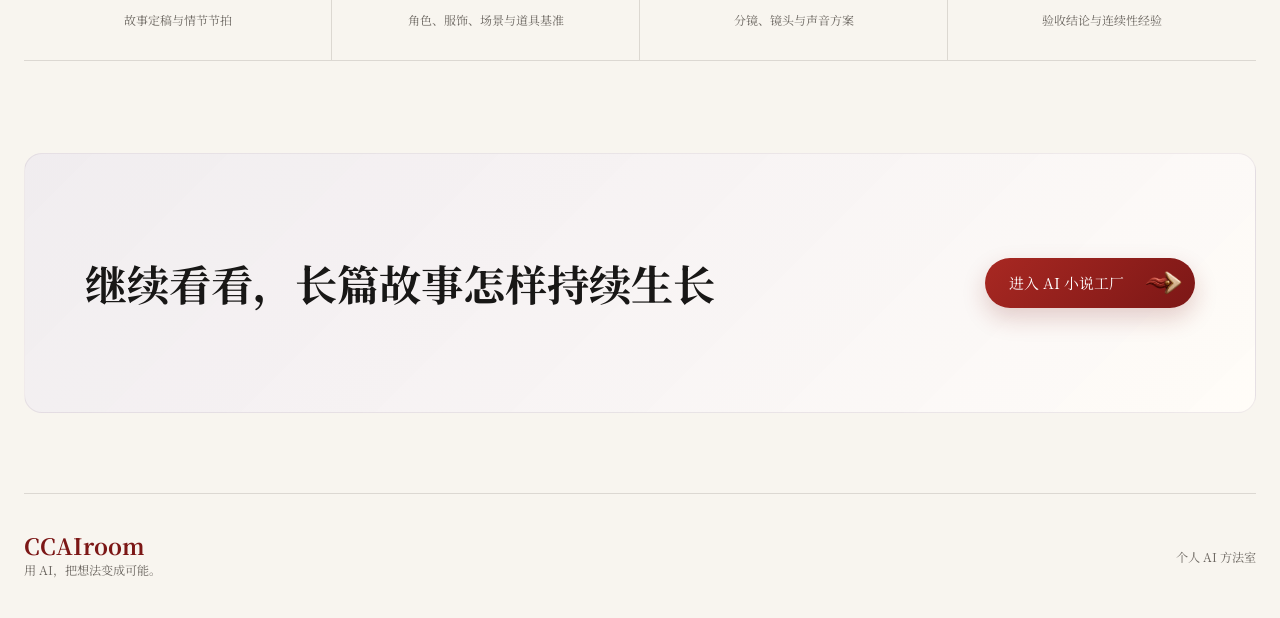
<file: methods/ai-story-factory.html>
<!doctype html>
<html lang="zh-CN">
<head>
  <meta charset="utf-8">
  <meta name="viewport" content="width=device-width, initial-scale=1">
  <meta name="description" content="AI 漫剧工厂：从故事种子、完整故事和剧情分镜，到角色连续性、声音剪辑与最终验收。">
  <meta name="theme-color" content="#f8f5ef">
  <title>AI 漫剧工厂｜CCAIroom</title>
  <link rel="icon" href="../assets/favicon.svg" type="image/svg+xml">
  <link rel="preconnect" href="https://fonts.googleapis.com">
  <link rel="preconnect" href="https://fonts.gstatic.com" crossorigin>
  <link href="https://fonts.googleapis.com/css2?family=Noto+Serif+SC:wght@400;500;600;700&amp;display=swap" rel="stylesheet">
  <link rel="stylesheet" href="../assets/styles.css">
</head>
<body class="detail-page method-detail-page">
  <a class="skip-link" href="#main">跳到主要内容</a>
  <header class="site-header">
    <a class="brand" href="../index.html" aria-label="返回 CCAIroom 首页"><span class="brand-main">CCAI</span><span class="brand-sub">room</span></a>
    <button class="menu-toggle" type="button" aria-expanded="false" aria-controls="primary-nav"><span class="sr-only">打开导航</span><span></span><span></span></button>
    <nav class="primary-nav" id="primary-nav" aria-label="主导航"><a class="is-current" href="../index.html#methods">方法</a><a href="ai-library.html">图书馆</a><a href="ai-visual-lab.html">实验</a><a href="../index.html#about">关于</a></nav>
  </header>

  <main id="main">
    <section class="detail-hero method-detail-hero section-shell" aria-labelledby="detail-title">
      <div class="detail-hero-copy">
        <p class="breadcrumb"><a href="../index.html#methods">方法</a><span>·</span> AI 漫剧工厂</p>
        <h1 id="detail-title">AI 漫剧工厂</h1>
        <p class="detail-subtitle">先让故事成立，再让每一个镜头成立。</p>
        <p class="detail-intro">它不是把一句话直接变成视频，而是先确认完整故事，再完成剧情分镜、角色与服饰连续性、声音和剪辑，最后由人判断成片是否真的讲清楚了。</p>
      </div>
      <figure class="method-hero-figure">
        <img src="../assets/ai-story-factory-concept-v1.png" width="1774" height="887" alt="故事种子经过角色设定、剧情分镜和连续性控制，成为三个前后连贯的故事场景">
        <figcaption><span>故事</span><span>分镜</span><span>连续镜头</span></figcaption>
      </figure>
    </section>

    <section class="workflow-section section-shell" aria-labelledby="workflow-title">
      <div class="section-heading centered"><h2 id="workflow-title">一条从脑洞到成片的故事主线</h2><p>每一步都有明确产物；上一步没有确认，就不提前消耗下一步的生成成本。</p></div>
      <div class="workflow-board">
        <section class="workflow-phase" aria-labelledby="story-phase-one">
          <header><span>先把故事做对</span><h3 id="story-phase-one">故事成立</h3></header>
          <ol class="workflow-row workflow-row-four">
            <li class="workflow-node"><span>输入</span><h4>故事种子</h4><p>一句脑洞、原典母题或知识卡。</p><small>得到：改编方向</small></li>
            <li class="workflow-node workflow-node-focus"><span>判断</span><h4>完整故事确认</h4><p>人物为什么行动，冲突如何变化，结局是否成立。</p><small>得到：故事定稿</small></li>
            <li class="workflow-node"><span>组织</span><h4>情节与角色</h4><p>拆出节拍、人物关系、服饰与关键道具。</p><small>得到：设定档案</small></li>
            <li class="workflow-node"><span>设计</span><h4>剧情分镜</h4><p>按动作、情绪、对白和理解需要设计镜头。</p><small>得到：镜头计划</small></li>
          </ol>
        </section>
        <div class="workflow-handoff"><span>故事确认后，进入镜头制作</span></div>
        <section class="workflow-phase" aria-labelledby="story-phase-two">
          <header><span>再把画面做稳</span><h3 id="story-phase-two">成片成立</h3></header>
          <ol class="workflow-row workflow-row-four">
            <li class="workflow-node"><span>生成</span><h4>角色与场景</h4><p>锁定人物身份、服饰、道具和空间关系。</p><small>得到：视觉基准</small></li>
            <li class="workflow-node"><span>衔接</span><h4>逐镜连续性</h4><p>以上一镜真实结束状态连接下一镜。</p><small>得到：连续镜头</small></li>
            <li class="workflow-node"><span>合成</span><h4>声音与剪辑</h4><p>旁白、对白、节奏与情绪共同服务故事。</p><small>得到：完整粗剪</small></li>
            <li class="workflow-node workflow-node-focus"><span>验收</span><h4>人的最终判断</h4><p>检查是否看懂、是否动人、是否保持一致。</p><small>得到：成片与方法</small></li>
          </ol>
        </section>
      </div>
    </section>

    <section class="decision-section section-shell" aria-labelledby="decision-title">
      <div class="section-heading compact"><h2 id="decision-title">AI 负责展开，人负责故事成立</h2></div>
      <div class="decision-grid">
        <article class="decision-card decision-human"><span>人的判断</span><h3>决定为什么值得讲</h3><ul><li>主题、情感与改编边界</li><li>完整故事是否通过</li><li>连续性和最终成片验收</li></ul></article>
        <article class="decision-card decision-ai"><span>AI 的执行</span><h3>把方案快速展开</h3><ul><li>提供结构和镜头候选</li><li>生成角色、场景和镜头素材</li><li>整理连续性记录与返修范围</li></ul></article>
      </div>
    </section>

    <section class="boundary-section section-shell" aria-labelledby="boundary-title">
      <div class="section-heading centered"><h2 id="boundary-title">它和“导演能力”不是同一件事</h2><p>两者可以协作，但入口和完成标准不同。</p></div>
      <div class="boundary-grid">
        <article><span>AI 漫剧工厂</span><h3>从故事开始</h3><p>负责把脑洞或知识材料变成完整故事，并一路做到故事成片。</p></article>
        <i aria-hidden="true">≠</i>
        <article><span>视频导演能力</span><h3>从制作任务开始</h3><p>负责非故事视频、已有素材的剪辑、包装、演示与成片交付。</p></article>
      </div>
    </section>

    <section class="outputs-section section-shell" aria-labelledby="outputs-title">
      <div class="section-heading centered"><h2 id="outputs-title">一次完成，留下四类可复用资产</h2></div>
      <div class="output-grid"><article><strong>故事资产</strong><p>故事定稿与情节节拍</p></article><article><strong>视觉资产</strong><p>角色、服饰、场景与道具基准</p></article><article><strong>制作资产</strong><p>分镜、镜头与声音方案</p></article><article><strong>方法资产</strong><p>验收结论与连续性经验</p></article></div>
    </section>

    <section class="detail-cta section-shell"><div><h2>继续看看，长篇故事怎样持续生长</h2></div><a class="primary-button" href="ai-novel-factory.html">进入 AI 小说工厂 <img class="button-arrow" src="../assets/icons/action-arrow-tight-v1.png" width="400" height="260" alt="" aria-hidden="true"></a></section>
  </main>
  <footer class="site-footer section-shell"><div><strong>CCAIroom</strong><span>用 AI，把想法变成可能。</span></div><p>个人 AI 方法室</p></footer>
  <script src="../assets/site.js"></script>
</body>
</html>
</file>
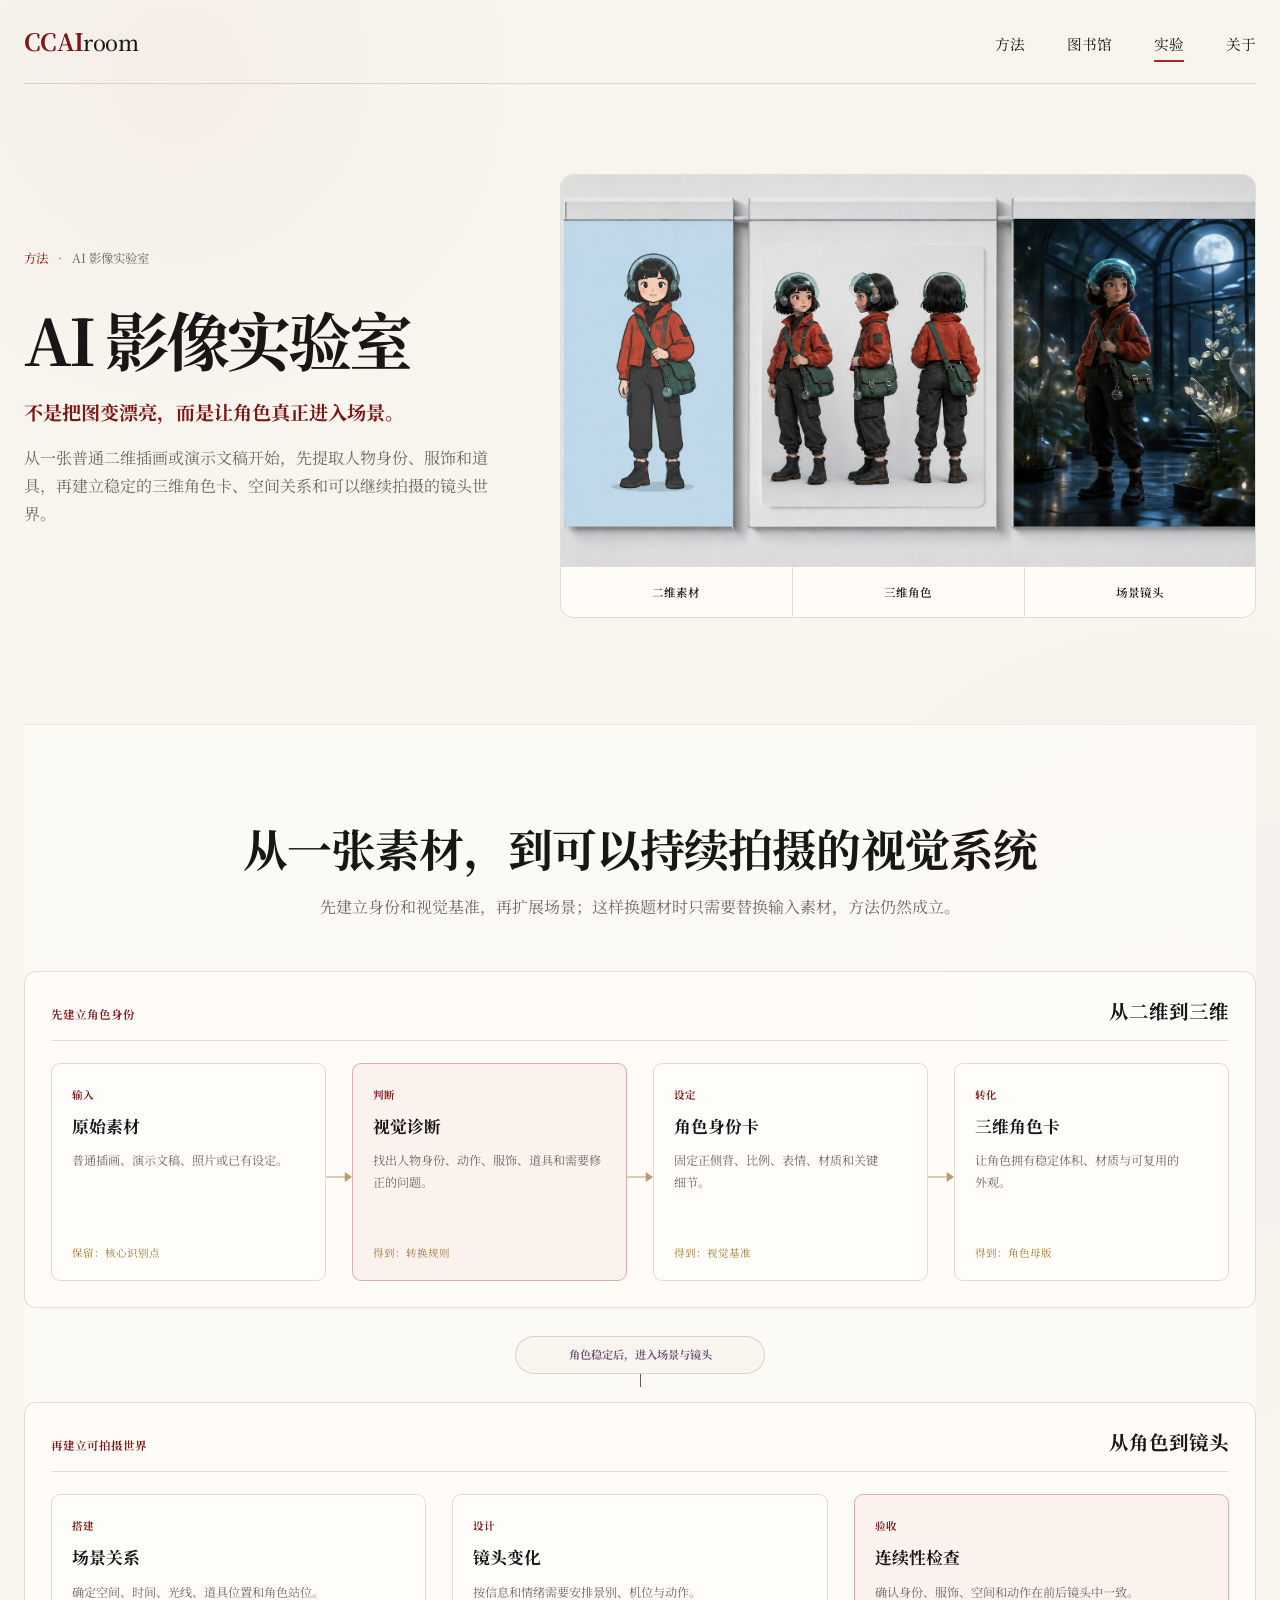
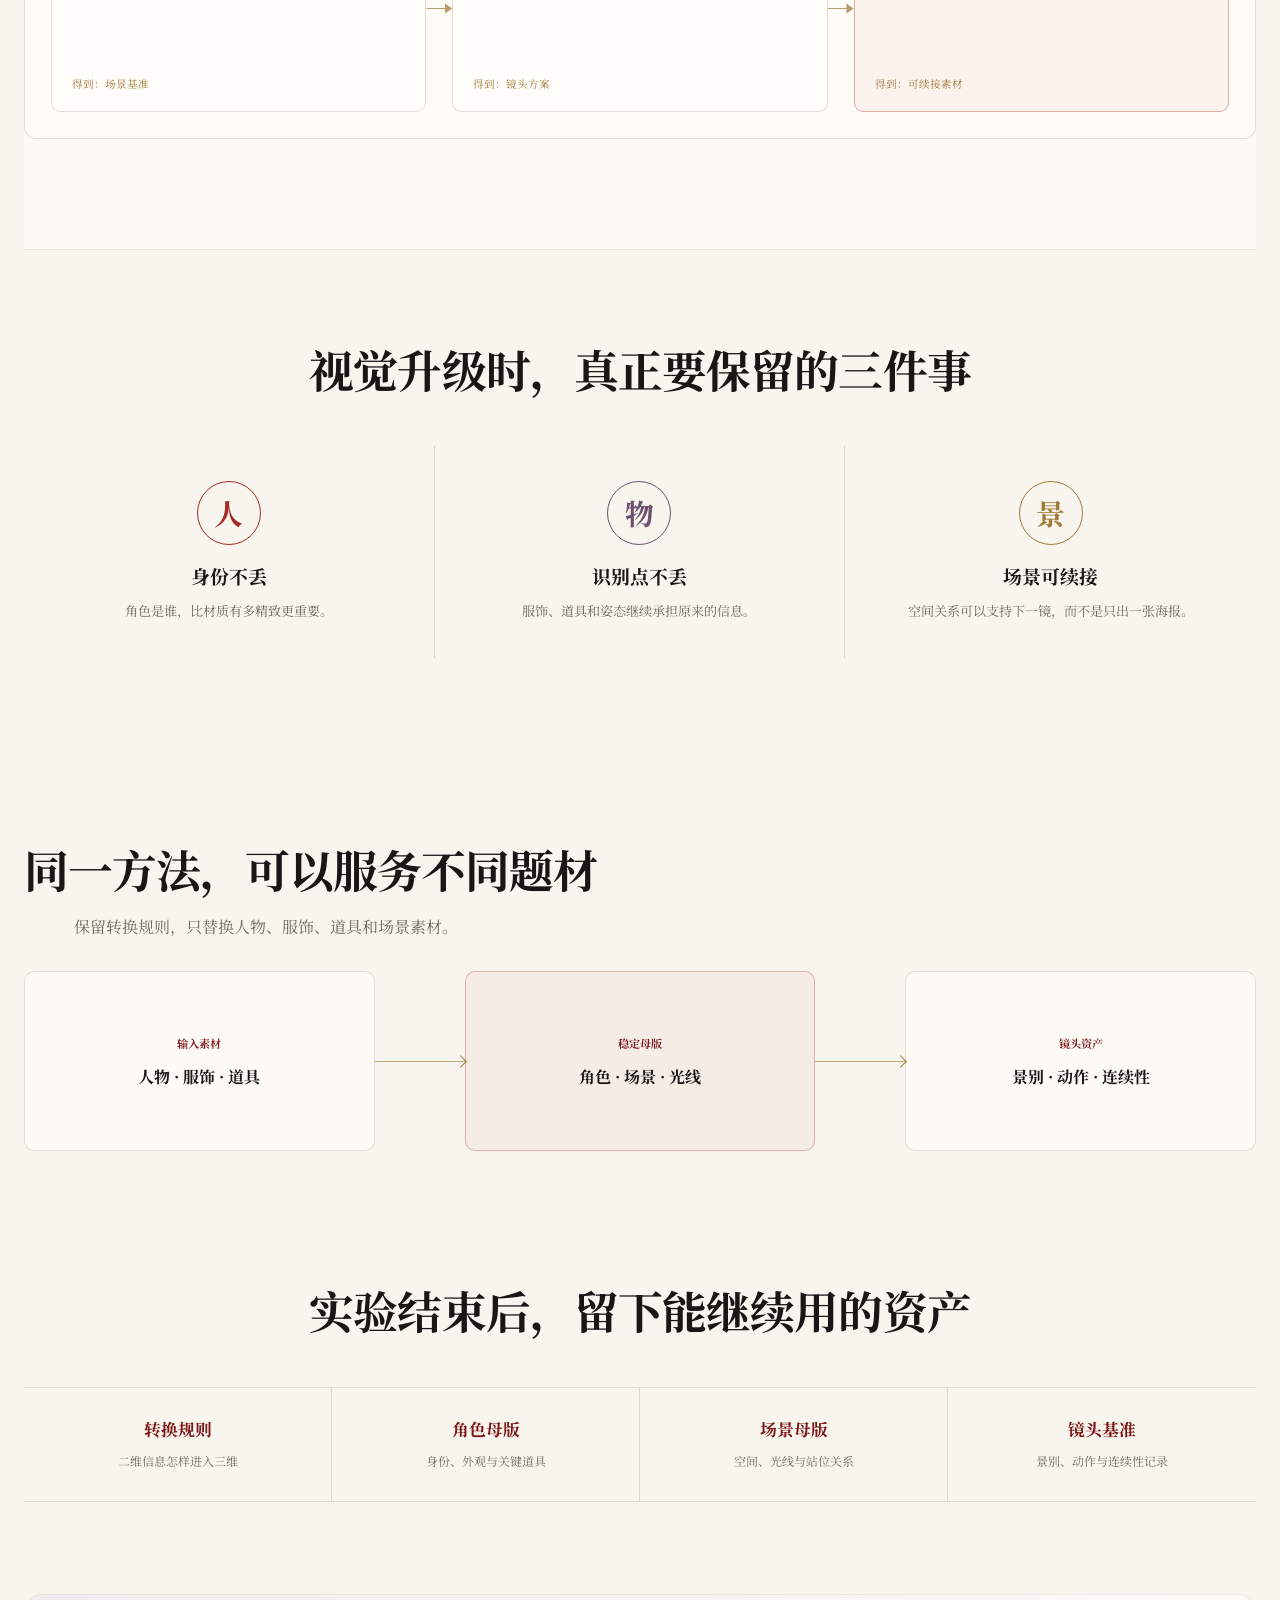
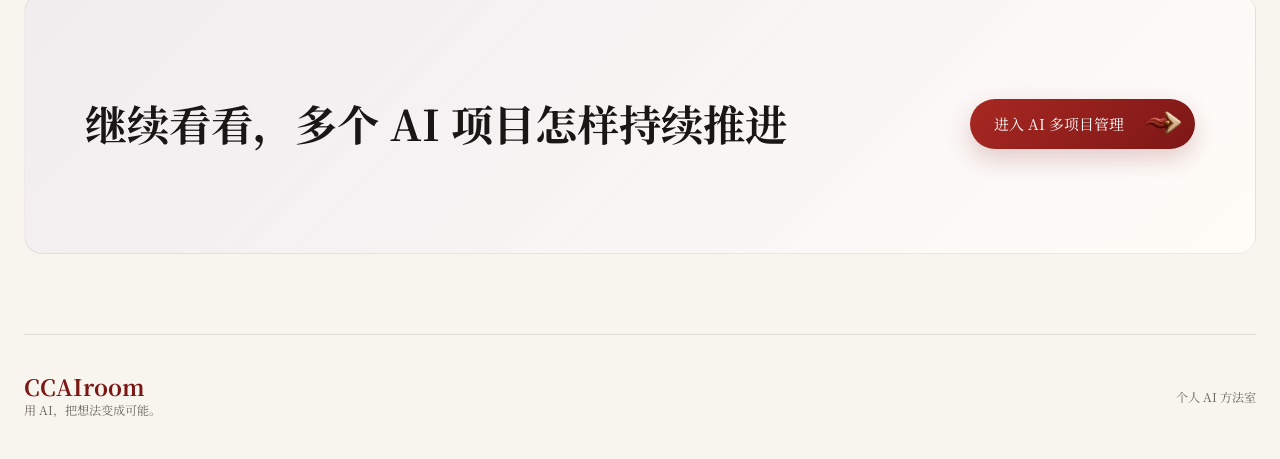
<file: methods/ai-visual-lab.html>
<!doctype html>
<html lang="zh-CN">
<head>
  <meta charset="utf-8">
  <meta name="viewport" content="width=device-width, initial-scale=1">
  <meta name="description" content="AI 影像实验室：从普通二维素材出发，建立角色身份、三维角色卡、场景与连续镜头。">
  <meta name="theme-color" content="#f8f5ef">
  <title>AI 影像实验室｜CCAIroom</title>
  <link rel="icon" href="../assets/favicon.svg" type="image/svg+xml">
  <link rel="preconnect" href="https://fonts.googleapis.com">
  <link rel="preconnect" href="https://fonts.gstatic.com" crossorigin>
  <link href="https://fonts.googleapis.com/css2?family=Noto+Serif+SC:wght@400;500;600;700&amp;display=swap" rel="stylesheet">
  <link rel="stylesheet" href="../assets/styles.css">
</head>
<body class="detail-page method-detail-page visual-detail-page">
  <a class="skip-link" href="#main">跳到主要内容</a>
  <header class="site-header">
    <a class="brand" href="../index.html" aria-label="返回 CCAIroom 首页"><span class="brand-main">CCAI</span><span class="brand-sub">room</span></a>
    <button class="menu-toggle" type="button" aria-expanded="false" aria-controls="primary-nav"><span class="sr-only">打开导航</span><span></span><span></span></button>
    <nav class="primary-nav" id="primary-nav" aria-label="主导航"><a href="../index.html#methods">方法</a><a href="ai-library.html">图书馆</a><a class="is-current" href="ai-visual-lab.html">实验</a><a href="../index.html#about">关于</a></nav>
  </header>

  <main id="main">
    <section class="detail-hero method-detail-hero section-shell" aria-labelledby="detail-title">
      <div class="detail-hero-copy">
        <p class="breadcrumb"><a href="../index.html#methods">方法</a><span>·</span> AI 影像实验室</p>
        <h1 id="detail-title">AI 影像实验室</h1>
        <p class="detail-subtitle">不是把图变漂亮，而是让角色真正进入场景。</p>
        <p class="detail-intro">从一张普通二维插画或演示文稿开始，先提取人物身份、服饰和道具，再建立稳定的三维角色卡、空间关系和可以继续拍摄的镜头世界。</p>
      </div>
      <figure class="method-hero-figure">
        <img src="../assets/work-agent-2d-to-3d-demo.png" width="1672" height="941" alt="普通二维演示文稿人物依次变成三维角色卡，并进入月光温室场景">
        <figcaption><span>二维素材</span><span>三维角色</span><span>场景镜头</span></figcaption>
      </figure>
    </section>

    <section class="workflow-section section-shell" aria-labelledby="workflow-title">
      <div class="section-heading centered"><h2 id="workflow-title">从一张素材，到可以持续拍摄的视觉系统</h2><p>先建立身份和视觉基准，再扩展场景；这样换题材时只需要替换输入素材，方法仍然成立。</p></div>
      <div class="workflow-board">
        <section class="workflow-phase" aria-labelledby="visual-phase-one">
          <header><span>先建立角色身份</span><h3 id="visual-phase-one">从二维到三维</h3></header>
          <ol class="workflow-row workflow-row-four">
            <li class="workflow-node"><span>输入</span><h4>原始素材</h4><p>普通插画、演示文稿、照片或已有设定。</p><small>保留：核心识别点</small></li>
            <li class="workflow-node workflow-node-focus"><span>判断</span><h4>视觉诊断</h4><p>找出人物身份、动作、服饰、道具和需要修正的问题。</p><small>得到：转换规则</small></li>
            <li class="workflow-node"><span>设定</span><h4>角色身份卡</h4><p>固定正侧背、比例、表情、材质和关键细节。</p><small>得到：视觉基准</small></li>
            <li class="workflow-node"><span>转化</span><h4>三维角色卡</h4><p>让角色拥有稳定体积、材质与可复用的外观。</p><small>得到：角色母版</small></li>
          </ol>
        </section>
        <div class="workflow-handoff"><span>角色稳定后，进入场景与镜头</span></div>
        <section class="workflow-phase" aria-labelledby="visual-phase-two">
          <header><span>再建立可拍摄世界</span><h3 id="visual-phase-two">从角色到镜头</h3></header>
          <ol class="workflow-row workflow-row-three">
            <li class="workflow-node"><span>搭建</span><h4>场景关系</h4><p>确定空间、时间、光线、道具位置和角色站位。</p><small>得到：场景基准</small></li>
            <li class="workflow-node"><span>设计</span><h4>镜头变化</h4><p>按信息和情绪需要安排景别、机位与动作。</p><small>得到：镜头方案</small></li>
            <li class="workflow-node workflow-node-focus"><span>验收</span><h4>连续性检查</h4><p>确认身份、服饰、空间和动作在前后镜头中一致。</p><small>得到：可续接素材</small></li>
          </ol>
        </section>
      </div>
    </section>

    <section class="visual-principles section-shell" aria-labelledby="principles-title">
      <div class="section-heading centered"><h2 id="principles-title">视觉升级时，真正要保留的三件事</h2></div>
      <div class="principles-grid"><article><span aria-hidden="true">人</span><h3>身份不丢</h3><p>角色是谁，比材质有多精致更重要。</p></article><article><span aria-hidden="true">物</span><h3>识别点不丢</h3><p>服饰、道具和姿态继续承担原来的信息。</p></article><article><span aria-hidden="true">景</span><h3>场景可续接</h3><p>空间关系可以支持下一镜，而不是只出一张海报。</p></article></div>
    </section>

    <section class="before-after-section section-shell" aria-labelledby="before-title">
      <div class="section-heading compact"><h2 id="before-title">同一方法，可以服务不同题材</h2><p>保留转换规则，只替换人物、服饰、道具和场景素材。</p></div>
      <div class="visual-system-map" aria-label="输入素材经过角色母版和场景母版，形成可继续使用的镜头资产">
        <article><span>输入素材</span><strong>人物 · 服饰 · 道具</strong></article><i aria-hidden="true"></i><article class="visual-system-focus"><span>稳定母版</span><strong>角色 · 场景 · 光线</strong></article><i aria-hidden="true"></i><article><span>镜头资产</span><strong>景别 · 动作 · 连续性</strong></article>
      </div>
    </section>

    <section class="outputs-section section-shell" aria-labelledby="outputs-title">
      <div class="section-heading centered"><h2 id="outputs-title">实验结束后，留下能继续用的资产</h2></div>
      <div class="output-grid"><article><strong>转换规则</strong><p>二维信息怎样进入三维</p></article><article><strong>角色母版</strong><p>身份、外观与关键道具</p></article><article><strong>场景母版</strong><p>空间、光线与站位关系</p></article><article><strong>镜头基准</strong><p>景别、动作与连续性记录</p></article></div>
    </section>

    <section class="detail-cta section-shell"><div><h2>继续看看，多个 AI 项目怎样持续推进</h2></div><a class="primary-button" href="ai-project-management.html">进入 AI 多项目管理 <img class="button-arrow" src="../assets/icons/action-arrow-tight-v1.png" width="400" height="260" alt="" aria-hidden="true"></a></section>
  </main>
  <footer class="site-footer section-shell"><div><strong>CCAIroom</strong><span>用 AI，把想法变成可能。</span></div><p>个人 AI 方法室</p></footer>
  <script src="../assets/site.js"></script>
</body>
</html>
</file>
<file: assets/styles.css>
:root {
  --paper: #f8f5ef;
  --paper-strong: #fffdf9;
  --ink: #181716;
  --muted: #6e6963;
  --line: rgba(62, 51, 43, 0.15);
  --red: #a82822;
  --red-dark: #7c1716;
  --plum: #6d526f;
  --brass: #a07a38;
  --lilac: #efebef;
  --shadow: 0 18px 55px rgba(69, 48, 33, 0.09);
  --shadow-small: 0 9px 24px rgba(69, 48, 33, 0.1);
  --radius: 18px;
  --sans: "Source Han Serif SC", "Noto Serif SC", "Noto Serif CJK SC", "Songti SC", STSong, serif;
  --serif: "Source Han Serif SC", "Noto Serif SC", "Noto Serif CJK SC", "Songti SC", STSong, serif;
}

* { box-sizing: border-box; }
html { scroll-behavior: smooth; }
body {
  margin: 0;
  color: var(--ink);
  background:
    radial-gradient(circle at 14% 2%, rgba(168, 40, 34, 0.035), transparent 24rem),
    radial-gradient(circle at 92% 28%, rgba(109, 82, 111, 0.04), transparent 27rem),
    var(--paper);
  font-family: var(--sans);
  line-height: 1.75;
  -webkit-font-smoothing: antialiased;
}

a { color: inherit; text-decoration: none; }
img { display: block; max-width: 100%; }
svg { width: 100%; height: 100%; fill: none; stroke: currentColor; stroke-width: 1.65; stroke-linecap: round; stroke-linejoin: round; }
button { font: inherit; }

.sr-only {
  position: absolute;
  width: 1px;
  height: 1px;
  padding: 0;
  margin: -1px;
  overflow: hidden;
  clip: rect(0, 0, 0, 0);
  white-space: nowrap;
  border: 0;
}

.skip-link {
  position: fixed;
  z-index: 100;
  left: 16px;
  top: -60px;
  padding: 10px 14px;
  color: #fff;
  background: var(--red-dark);
  border-radius: 8px;
  transition: top 160ms ease;
}
.skip-link:focus { top: 16px; }

.section-shell,
.site-header { width: min(1260px, calc(100% - 48px)); margin-inline: auto; }

.site-header {
  min-height: 84px;
  display: flex;
  align-items: center;
  justify-content: space-between;
  border-bottom: 1px solid var(--line);
}

.brand { display: inline-flex; align-items: baseline; letter-spacing: -0.04em; }
.brand-main { color: var(--red-dark); font: 700 1.48rem/1 var(--serif); }
.brand-sub { font: 500 1.34rem/1 var(--serif); }

.primary-nav { display: flex; align-items: center; gap: 42px; }
.primary-nav a { position: relative; padding: 28px 0 24px; font-size: 0.92rem; }
.primary-nav a::after {
  content: "";
  position: absolute;
  left: 0;
  right: 100%;
  bottom: 18px;
  height: 2px;
  background: var(--red);
  transition: right 180ms ease;
}
.primary-nav a:hover::after,
.primary-nav a:focus-visible::after { right: 0; }

.menu-toggle { display: none; border: 0; background: none; padding: 10px; }
.menu-toggle > span:not(.sr-only) { display: block; width: 24px; height: 1px; margin: 6px; background: var(--ink); }

.hero {
  min-height: 680px;
  display: grid;
  grid-template-columns: 1.1fr 0.9fr;
  align-items: center;
  gap: 50px;
  padding-block: 72px 92px;
}

.kicker {
  margin: 0 0 20px;
  color: var(--red-dark);
  font-size: 0.72rem;
  font-weight: 650;
  letter-spacing: 0.14em;
}
.kicker > span { display: inline-block; width: 22px; height: 1px; margin: 0 8px 3px 0; background: currentColor; }

.hero h1,
.section-heading h2,
.portfolio-copy h2,
.evidence-panel h2,
.about-section h2 {
  font-family: var(--serif);
  font-weight: 700;
  letter-spacing: -0.02em;
}
.hero h1 { margin: 0; font-size: clamp(3.6rem, 5vw, 5rem); line-height: 1.08; }
.hero-nowrap { white-space: nowrap; }
.hero h1::after { content: ""; display: block; width: 34px; height: 3px; margin-top: 25px; background: var(--red); }
.hero-lede { max-width: 530px; margin: 27px 0 33px; color: #494542; font-size: 1.05rem; line-height: 1.9; }

.primary-button {
  display: inline-flex;
  align-items: center;
  gap: 18px;
  min-height: 50px;
  padding: 6px 11px 6px 24px;
  color: #fff;
  background: linear-gradient(135deg, var(--red), var(--red-dark));
  border-radius: 999px;
  box-shadow: 0 10px 25px rgba(124, 23, 22, 0.2);
  font-size: 0.93rem;
  transition: transform 180ms ease, box-shadow 180ms ease;
}
.button-arrow { width: 42px; height: 32px; object-fit: contain; transition: transform 180ms ease; }
.primary-button:hover,
.primary-button:focus-visible { transform: translateY(-2px); box-shadow: 0 14px 32px rgba(124, 23, 22, 0.27); }
.primary-button:hover .button-arrow,
.primary-button:focus-visible .button-arrow { transform: translateX(3px); }

.method-orbit { position: relative; width: min(100%, 530px); aspect-ratio: 1; margin-inline: auto; }
.orbit-ring { position: absolute; border: 1px dashed rgba(160, 122, 56, 0.38); border-radius: 50%; }
.orbit-ring-one { inset: 14%; }
.orbit-ring-two { inset: 29%; border-color: rgba(109, 82, 111, 0.22); }
.idea-spark { position: absolute; inset: 39%; display: grid; place-items: center; }
.idea-spark img { width: 100%; height: 100%; object-fit: contain; filter: drop-shadow(0 10px 14px rgba(124,23,22,.18)); }

.orbit-node {
  position: absolute;
  width: 152px;
  min-height: 132px;
  display: flex;
  flex-direction: column;
  align-items: center;
  justify-content: center;
  gap: 7px;
  padding: 12px 10px 14px;
  text-align: center;
  background: rgba(255, 253, 249, 0.88);
  border: 1px solid rgba(105, 83, 66, 0.14);
  border-radius: 24px;
  box-shadow: var(--shadow-small);
  backdrop-filter: blur(10px);
  transition: transform 180ms ease, border-color 180ms ease;
}
.orbit-node:hover,
.orbit-node:focus-visible { transform: translateY(-4px); border-color: rgba(168, 40, 34, 0.36); }
.orbit-node b { font-size: 0.78rem; font-weight: 600; line-height: 1.35; white-space: nowrap; }
.orbit-node-1 { left: calc(50% - 76px); top: -2%; }
.orbit-node-2 { left: 0; top: 18%; }
.orbit-node-3 { right: 0; top: 18%; }
.orbit-node-4 { left: 2%; bottom: 10%; }
.orbit-node-5 { right: 2%; bottom: 10%; }
.orbit-node-6 { left: calc(50% - 76px); bottom: -2%; }

.method-icon { width: 64px; height: 64px; display: inline-grid; place-items: center; }
.method-icon img { width: 100%; height: 100%; object-fit: contain; }
.icon-red { color: var(--red); }
.icon-plum { color: var(--plum); }
.icon-brass { color: var(--brass); }

.methods-section { padding: 88px 0 108px; background: rgba(255, 253, 249, 0.66); border-block: 1px solid rgba(62, 51, 43, 0.08); }
.section-heading { max-width: 760px; margin-bottom: 50px; }
.section-heading.centered { margin-inline: auto; text-align: center; }
.section-heading.compact { margin-bottom: 30px; }
.section-heading h2 { margin: 0; font-size: clamp(2rem, 3.5vw, 3.35rem); line-height: 1.2; }
.section-heading > p:last-child { max-width: 660px; margin: 18px auto 0; color: var(--muted); }

.method-families { display: grid; grid-template-columns: 3.25fr 1.45fr 2.3fr; gap: 22px; align-items: stretch; }
.method-family { display: flex; flex-direction: column; }
.family-heading { margin-bottom: 16px; padding: 0 2px 11px; border-bottom: 2px solid currentColor; color: var(--red); text-align: center; }
.family-build .family-heading { color: var(--brass); }
.family-support .family-heading { color: var(--plum); }
.family-heading span { color: currentColor; font-size: 0.82rem; }
.family-grid { flex: 1; display: grid; gap: 12px; }
.family-grid-three { grid-template-columns: repeat(3, 1fr); }
.family-grid-two { grid-template-columns: repeat(2, 1fr); }

.method-card {
  min-height: 190px;
  display: flex;
  flex-direction: column;
  align-items: flex-start;
  justify-content: flex-end;
  gap: 7px;
  padding: 22px 14px 20px;
  background: var(--paper-strong);
  border: 1px solid rgba(105, 83, 66, 0.12);
  border-radius: 12px;
  box-shadow: 0 10px 28px rgba(69, 48, 33, 0.06);
  transition: transform 180ms ease, box-shadow 180ms ease, border-color 180ms ease;
}
.method-card:hover,
.method-card:focus-visible { transform: translateY(-4px); border-color: rgba(168, 40, 34, 0.25); box-shadow: var(--shadow-small); }
.method-card .method-icon { margin-bottom: auto; width: 72px; height: 72px; }
.method-card strong { font-family: var(--serif); font-size: 0.94rem; line-height: 1.35; letter-spacing: -0.02em; white-space: nowrap; }
.method-card small { max-width: 100%; color: var(--muted); font-size: 0.7rem; line-height: 1.65; text-wrap: balance; }
.method-card-featured { min-height: 100%; }

.portfolio-section { display: grid; grid-template-columns: 0.55fr 1.45fr; gap: 56px; align-items: center; padding-block: 120px; }
.portfolio-copy h2 { margin: 0; font-size: clamp(2.6rem, 4.6vw, 4.3rem); line-height: 1.18; }
.portfolio-copy > p:not(.kicker) { max-width: 440px; color: var(--muted); }
.text-link { display: inline-flex; align-items: center; gap: 8px; margin-top: 12px; color: var(--red-dark); font-weight: 650; }
.link-arrow { width: 34px; height: 23px; object-fit: contain; transition: transform 180ms ease; }
.text-link:hover .link-arrow { transform: translateX(4px); }

.portfolio-map { width: 100%; overflow-x: auto; }
.portfolio-map svg { min-width: 760px; }
.portfolio-map .map-band { fill: rgba(109,82,111,.06); stroke: rgba(109,82,111,.2); }
.portfolio-map .map-band-title { fill: var(--plum); font: 600 15px/1 var(--serif); letter-spacing: .04em; }
.portfolio-map .map-arrow { stroke: var(--muted); stroke-width: 1.4; }
.portfolio-map .map-return { fill: none; stroke: var(--red); stroke-width: 1.5; }
.portfolio-map .map-arrow-label { fill: var(--muted); font: 500 12px/1 var(--serif); text-anchor: middle; }
.portfolio-map .map-arrow-label-red,
.portfolio-map .map-return-label { fill: var(--red-dark); }
.portfolio-map .map-return-mask { fill: var(--paper); }
.portfolio-map .map-return-label { font: 600 13px/1 var(--serif); text-anchor: middle; }
.portfolio-map .map-node > rect:first-child { fill: var(--paper-strong); stroke: rgba(62,51,43,.24); stroke-width: 1.2; }
.portfolio-map .map-node-hub > rect:first-child { fill: rgba(168,40,34,.035); stroke: rgba(168,40,34,.42); }
.portfolio-map .map-node-focal > rect:first-child { fill: rgba(168,40,34,.065); stroke: var(--red); stroke-width: 1.4; }
.portfolio-map .map-node-store > rect:first-child { fill: rgba(109,82,111,.055); stroke: rgba(109,82,111,.38); }
.portfolio-map .map-tag { fill: var(--muted); font: 600 9px/1 var(--serif); letter-spacing: .1em; }
.portfolio-map .map-title { fill: var(--ink); font: 650 17px/1 var(--serif); text-anchor: middle; }
.portfolio-map .project-token { fill: rgba(160,122,56,.07); stroke: rgba(160,122,56,.18); }
.portfolio-map .project-token-active { fill: rgba(168,40,34,.07); stroke: rgba(168,40,34,.28); }
.portfolio-map .project-dot { fill: var(--red); stroke: none; }
.portfolio-map .project-dot.soft { fill: var(--brass); }
.portfolio-map .project-dot.plum { fill: var(--plum); }
.portfolio-map .token-text,
.portfolio-map .agent-text,
.portfolio-map .check-text { fill: var(--muted); font: 500 11px/1 var(--serif); }
.portfolio-map .mini-chip { fill: rgba(160,122,56,.08); stroke: rgba(160,122,56,.22); }
.portfolio-map .chip-text { fill: var(--brass); font: 600 11px/1 var(--serif); text-anchor: middle; }
.portfolio-map .agent-lane { fill: rgba(168,40,34,.08); stroke: rgba(168,40,34,.2); }
.portfolio-map .check-box { fill: rgba(109,82,111,.06); stroke: rgba(109,82,111,.35); }
.portfolio-map .check-mark { fill: none; stroke: var(--plum); stroke-width: 1.6; }
.portfolio-map .writeback-item { fill: rgba(109,82,111,.07); stroke: rgba(109,82,111,.2); }
.portfolio-map .writeback-text { fill: var(--plum); font: 600 12px/1 var(--serif); text-anchor: middle; }

.creative-previews { padding-block: 30px 110px; }
.preview-grid { display: grid; grid-template-columns: 1fr 1fr; gap: 24px; }
.preview-card { margin: 0; overflow: hidden; background: var(--paper-strong); border: 1px solid var(--line); border-radius: var(--radius); box-shadow: 0 12px 35px rgba(69, 48, 33, 0.06); }
.preview-image { aspect-ratio: 1.84; overflow: hidden; background: #eee9e1; }
.preview-image img { width: 100%; height: 100%; object-fit: cover; transition: transform 500ms ease; }
.preview-card:hover img { transform: scale(1.025); }
.preview-card figcaption { display: flex; align-items: baseline; justify-content: space-between; gap: 20px; padding: 20px 22px 22px; }
.preview-card figcaption span { color: var(--red-dark); font-size: 0.76rem; }
.preview-card figcaption strong { font: 700 1.15rem/1.4 var(--serif); text-align: right; }

.evidence-section { display: grid; grid-template-columns: 1fr; gap: 32px; padding-bottom: 120px; }
.evidence-panel { min-width: 0; min-height: 0; display: flex; flex-direction: column; padding: 36px 40px; background: rgba(255, 253, 249, 0.78); border: 1px solid var(--line); border-radius: var(--radius); box-shadow: 0 12px 36px rgba(69, 48, 33, 0.05); }
.evidence-panel header { padding-bottom: 18px; border-bottom: 1px solid var(--line); }
.evidence-panel header > span { color: var(--red-dark); font-size: 0.74rem; }
.evidence-panel h2 { margin: 5px 0 0; font-size: clamp(1.55rem, 2.7vw, 2.3rem); line-height: 1.3; }
.evidence-panel > p { margin: 20px 0 0; color: var(--muted); font-size: 0.9rem; }

.library-map { width: 100%; margin-top: 26px; overflow-x: auto; }
.library-map svg { min-width: 820px; }
.library-map .library-stage { fill: var(--muted); font: 650 12px/1 var(--serif); letter-spacing: .08em; }
.library-map .library-stage-focal { fill: var(--plum); }
.library-map .library-arrow { fill: none; stroke: var(--muted); stroke-width: 1.25; }
.library-map .library-source > rect,
.library-map .library-intake > rect,
.library-map .library-card > rect:first-child,
.library-map .library-output > rect:first-child { fill: var(--paper-strong); stroke: rgba(62,51,43,.23); stroke-width: 1.15; }
.library-map .library-card.card-knowledge > rect:first-child { fill: rgba(168,40,34,.04); stroke: rgba(168,40,34,.38); }
.library-map .obsidian-vault > rect { fill: rgba(109,82,111,.045); stroke: rgba(109,82,111,.42); stroke-width: 1.3; }
.library-map .library-node-title { fill: var(--ink); font: 650 15px/1 var(--serif); text-anchor: middle; }
.library-map .library-node-sub { fill: var(--muted); font: 500 10px/1 var(--serif); text-anchor: middle; }
.library-map .source-paper { fill: #f2eadf; stroke: rgba(160,122,56,.26); }
.library-map .source-paper-red { fill: rgba(168,40,34,.1); stroke: rgba(168,40,34,.34); }
.library-map .source-paper-plum { fill: rgba(109,82,111,.1); stroke: rgba(109,82,111,.3); }
.library-map .source-label { fill: var(--ink); font: 550 10px/1 var(--serif); text-anchor: middle; }
.library-map .intake-step { fill: rgba(160,122,56,.055); stroke: rgba(160,122,56,.25); }
.library-map .intake-label { fill: var(--muted); font: 550 11px/1 var(--serif); text-anchor: middle; }
.library-map .card-tab { fill: rgba(160,122,56,.14); stroke: none; }
.library-map .card-knowledge .card-tab { fill: rgba(168,40,34,.13); }
.library-map .card-project .card-tab { fill: rgba(109,82,111,.12); }
.library-map .card-tab-text { fill: var(--brass); font: 650 8px/1 var(--serif); text-anchor: middle; }
.library-map .card-knowledge .card-tab-text { fill: var(--red-dark); }
.library-map .card-project .card-tab-text { fill: var(--plum); }
.library-map .vault-dot { fill: var(--plum); stroke: none; }
.library-map .vault-title { fill: var(--plum); font: 700 11px/1 var(--serif); letter-spacing: .07em; }
.library-map .vault-sub { fill: var(--red-dark); font: 600 10px/1 var(--serif); }
.library-map .backlink { fill: none; stroke: rgba(109,82,111,.5); stroke-width: 1.2; }
.library-map .backlink-focal { stroke: var(--red); stroke-width: 1.4; }
.library-map .graph-node { fill: #b69a73; stroke: var(--paper-strong); stroke-width: 5; }
.library-map .graph-node-red { fill: var(--red); }
.library-map .graph-node-plum { fill: var(--plum); }
.library-map .graph-node-brass { fill: var(--brass); }
.library-map .graph-label { fill: var(--ink); font: 550 10px/1 var(--serif); text-anchor: middle; }
.library-map .library-output > rect:first-child { fill: rgba(168,40,34,.035); stroke: rgba(168,40,34,.28); }
.library-map .output-chip { fill: var(--paper-strong); stroke: rgba(160,122,56,.3); }
.library-map .output-label { fill: var(--red-dark); font: 650 10px/1 var(--serif); text-anchor: middle; }

.lab-image { flex: 1; min-height: 330px; display: grid; place-items: center; margin-top: 24px; overflow: hidden; border-radius: 13px; background: #e9e6e1; }
.lab-image img { width: 100%; height: auto; object-fit: contain; }
#visual-lab { display: grid; grid-template-columns: .66fr 1.34fr; grid-template-rows: auto 1fr; column-gap: 42px; align-items: start; }
#visual-lab header { grid-column: 1; grid-row: 1; }
#visual-lab .lab-image { grid-column: 2; grid-row: 1 / 3; margin-top: 0; min-height: 0; }
#visual-lab > p { grid-column: 1; grid-row: 2; }

.about-section {
  min-height: 350px;
  display: grid;
  grid-template-columns: 0.42fr 1.58fr;
  align-items: center;
  gap: 54px;
  margin-bottom: 80px;
  padding: 56px 70px;
  background: linear-gradient(135deg, rgba(239, 235, 239, 0.95), rgba(255, 253, 249, 0.9));
  border: 1px solid rgba(109, 82, 111, 0.1);
  border-radius: var(--radius);
}
.about-mark { width: min(100%, 260px); aspect-ratio: 1; margin: auto; }
.about-mark img { width: 100%; height: 100%; object-fit: contain; filter: drop-shadow(0 18px 24px rgba(69,48,33,.14)); }
.about-section h2 { margin: 0; font-size: clamp(2.2rem, 3.5vw, 3.35rem); line-height: 1.2; }
.about-flow { width: 100%; margin-top: 30px; overflow-x: auto; }
.about-flow svg { min-width: 600px; }
.about-flow .about-connector { fill: none; stroke: var(--muted); stroke-width: 1.25; }
.about-flow .about-source > rect,
.about-flow .about-result > rect { fill: var(--paper-strong); stroke: rgba(62,51,43,.22); stroke-width: 1.1; }
.about-flow .about-result > rect { fill: rgba(160,122,56,.055); stroke: rgba(160,122,56,.3); }
.about-flow .about-source text,
.about-flow .about-result text { fill: var(--ink); font: 650 13px/1 var(--serif); text-anchor: middle; }
.about-flow .about-core > rect:first-child { fill: rgba(168,40,34,.06); stroke: rgba(168,40,34,.45); stroke-width: 1.35; }
.about-flow .about-core > rect:not(:first-child) { fill: rgba(168,40,34,.18); stroke: none; }
.about-flow .about-core-kicker { fill: var(--red-dark); font: 650 8px/1 var(--serif); letter-spacing: .08em; text-anchor: middle; }
.about-flow .about-core-title { fill: var(--ink); font: 700 21px/1 var(--serif); text-anchor: middle; }

.site-footer { min-height: 125px; display: flex; align-items: center; justify-content: space-between; border-top: 1px solid var(--line); }
.site-footer div { display: flex; flex-direction: column; }
.site-footer strong { color: var(--red-dark); font: 700 1.4rem/1.2 var(--serif); }
.site-footer span,
.site-footer p { color: var(--muted); font-size: 0.76rem; }

:focus-visible { outline: 3px solid rgba(168, 40, 34, 0.32); outline-offset: 4px; }

@media (max-width: 1020px) {
  .hero { grid-template-columns: 1fr; gap: 44px; }
  .hero-copy { max-width: 760px; }
  .method-orbit { width: min(100%, 560px); }
  .orbit-node { width: 142px; min-height: 124px; }
  .orbit-node-1,
  .orbit-node-6 { left: calc(50% - 71px); }
  .method-families { grid-template-columns: 1fr; }
  .family-grid-three { grid-template-columns: repeat(3, 1fr); }
  .family-build .method-card { min-height: 145px; }
  .portfolio-section { grid-template-columns: 1fr; gap: 20px; }
  .portfolio-copy { text-align: center; }
  .portfolio-copy > p:not(.kicker) { margin-inline: auto; }
  .evidence-section { grid-template-columns: 1fr; }
}

@media (max-width: 760px) {
  .section-shell,
  .site-header { width: min(100% - 28px, 680px); }
  .site-header { min-height: 68px; }
  .menu-toggle { display: block; position: relative; z-index: 20; }
  .primary-nav {
    position: fixed;
    z-index: 15;
    inset: 0;
    display: flex;
    flex-direction: column;
    justify-content: center;
    gap: 12px;
    background: rgba(248,245,239,.98);
    opacity: 0;
    visibility: hidden;
    transform: translateY(-14px);
    transition: 180ms ease;
  }
  .primary-nav.is-open { opacity: 1; visibility: visible; transform: none; }
  .primary-nav a { padding: 14px 24px; font: 700 1.7rem/1.2 var(--serif); }
  .hero { min-height: auto; grid-template-columns: 1fr; padding-block: 70px; }
  .hero h1 { font-size: clamp(3.3rem, 16vw, 5.1rem); }
  .method-orbit { width: min(100%, 480px); margin-top: 34px; }
  .orbit-node { width: 142px; min-height: 124px; padding: 10px 8px 12px; }
  .orbit-node b { font-size: 0.75rem; }
  .orbit-node .method-icon { width: 56px; height: 56px; }
  .methods-section { padding-block: 70px; }
  .family-grid-three,
  .family-grid-two { grid-template-columns: 1fr; }
  .method-card,
  .method-card-featured { min-height: 145px; }
  .portfolio-section { padding-block: 82px; }
  .portfolio-map svg { min-width: 720px; }
  .preview-grid { grid-template-columns: 1fr; }
  .preview-card figcaption { align-items: flex-start; flex-direction: column; }
  .preview-card figcaption strong { text-align: left; }
  .library-map svg { min-width: 760px; }
  .evidence-panel { min-height: auto; }
  #visual-lab { grid-template-columns: 1fr; grid-template-rows: auto; gap: 0; }
  #visual-lab header,
  #visual-lab .lab-image,
  #visual-lab > p { grid-column: 1; grid-row: auto; }
  #visual-lab .lab-image { margin-top: 24px; }
  .about-section { grid-template-columns: 1fr; gap: 28px; padding: 46px 30px; }
  .about-mark { width: 180px; }
  .site-footer { align-items: flex-start; flex-direction: column; justify-content: center; gap: 14px; }
  .site-footer p { margin: 0; }
}

@media (max-width: 480px) {
  .method-orbit { display: grid; grid-template-columns: repeat(2, 1fr); gap: 10px; aspect-ratio: auto; }
  .orbit-ring,
  .idea-spark { display: none; }
  .orbit-node { position: static; width: auto; min-height: 112px; border-radius: 18px; }
  .orbit-node .method-icon { width: 62px; height: 62px; }
  .hero-nowrap { white-space: normal; }
  .evidence-panel { padding: 20px; }
}

@media (prefers-reduced-motion: reduce) {
  html { scroll-behavior: auto; }
  *, *::before, *::after { scroll-behavior: auto !important; animation-duration: .001ms !important; transition-duration: .001ms !important; }
}

/* AI 多项目管理详情页 */
.primary-nav .is-current::after { right: 0; }
.detail-hero {
  min-height: 640px;
  display: grid;
  grid-template-columns: .86fr 1.14fr;
  align-items: center;
  gap: 54px;
  padding-block: 74px 90px;
}
.breadcrumb { display: flex; gap: 10px; margin: 0 0 34px; color: var(--muted); font-size: .78rem; }
.breadcrumb a { color: var(--red-dark); }
.detail-hero h1 {
  margin: 0;
  font: 700 clamp(3.6rem, 6vw, 6rem)/1.08 var(--serif);
  letter-spacing: -.05em;
}
.detail-subtitle { margin: 24px 0 13px; color: var(--red-dark); font: 700 1.2rem/1.6 var(--serif); }
.detail-intro { max-width: 510px; color: var(--muted); }

.portfolio-sculpture { position: relative; min-height: 440px; }
.sculpture-orbit { position: absolute; border: 1px dashed rgba(160,122,56,.5); border-radius: 50%; }
.orbit-large { left: 5%; top: 2%; width: 390px; height: 390px; }
.orbit-small { left: 20%; top: 17%; width: 260px; height: 260px; border-color: rgba(109,82,111,.27); }
.sculpture-core {
  position: absolute;
  left: 29%; top: 36%;
  width: 145px; height: 145px;
  display: flex; flex-direction: column; align-items: center; justify-content: center;
  background: radial-gradient(circle at 38% 25%, #fff, #eee8dd 65%, #d7c7ac);
  border: 9px solid rgba(255,253,249,.9);
  border-radius: 50%;
  box-shadow: 0 25px 55px rgba(69,48,33,.17), inset 0 0 0 1px rgba(160,122,56,.42);
}
.sculpture-core span { color: var(--muted); font-size: .68rem; }
.sculpture-core strong { font: 700 1.3rem/1.2 var(--serif); }
.project-token {
  position: absolute; width: 42px; height: 42px; display: block;
  background: radial-gradient(circle at 35% 25%, #d2bccd, var(--plum));
  border: 5px solid rgba(255,253,249,.9); border-radius: 50%; box-shadow: var(--shadow-small);
}
.token-a { left: 12%; top: 14%; }
.token-b { left: 7%; bottom: 18%; background: radial-gradient(circle at 35% 25%, #d8bc7c, var(--brass)); }
.token-c { left: 47%; top: 6%; background: radial-gradient(circle at 35% 25%, #e9e4dc, #938b80); }
.token-d { left: 49%; bottom: 10%; background: radial-gradient(circle at 35% 25%, #c8aabf, var(--plum)); }
.token-selected { left: 58%; top: 38%; width: 72px; height: 72px; z-index: 3; background: radial-gradient(circle at 35% 25%, #dc6153, var(--red-dark)); border-width: 8px; }
.execution-rail {
  position: absolute; left: 66%; right: 0; top: 42%;
  min-height: 78px; display: grid; grid-template-columns: repeat(4,1fr); align-items: center;
  padding: 12px 14px 12px 28px;
  background: rgba(255,253,249,.85); border: 1px solid var(--line); border-radius: 999px; box-shadow: var(--shadow-small);
}
.execution-rail::after { content: ""; position: absolute; right: 16px; left: 35px; bottom: -52px; height: 50px; border-right: 1px dashed var(--red); border-bottom: 1px dashed var(--red); border-radius: 0 0 28px 0; }
.execution-rail span { position: relative; z-index: 1; display: grid; place-items: center; width: 45px; height: 45px; margin: auto; color: var(--red-dark); background: var(--paper-strong); border: 1px solid var(--line); border-radius: 50%; }
.execution-rail b { font-size: .62rem; }

.scales-section { padding-block: 80px 110px; }
.scale-grid { display: grid; grid-template-columns: 1fr 1fr; gap: 24px; }
.scale-card { min-height: 330px; display: grid; grid-template-columns: .78fr 1.22fr; align-items: center; gap: 26px; padding: 38px; background: rgba(255,253,249,.8); border: 1px solid var(--line); border-radius: var(--radius); box-shadow: 0 14px 38px rgba(69,48,33,.06); }
.scale-copy > span { color: var(--red); font: 700 .75rem/1 var(--serif); }
.scale-copy h3 { margin: 10px 0; font: 700 1.55rem/1.3 var(--serif); }
.scale-copy p { margin: 0; color: var(--muted); font-size: .83rem; }
.mini-orbit { position: relative; width: 210px; height: 210px; margin: auto; border: 1px dashed rgba(160,122,56,.55); border-radius: 50%; }
.mini-orbit::before { content: ""; position: absolute; inset: 28%; border: 1px solid rgba(109,82,111,.25); border-radius: 50%; }
.mini-orbit span { position: absolute; inset: 39%; background: var(--paper-strong); border: 1px solid var(--brass); border-radius: 50%; box-shadow: var(--shadow-small); }
.mini-orbit i { position: absolute; width: 20px; height: 20px; border: 4px solid var(--paper-strong); border-radius: 50%; background: var(--plum); box-shadow: 0 5px 12px rgba(69,48,33,.13); }
.mini-orbit i:nth-child(1) { left: 42%; top: -5%; background: var(--red); }
.mini-orbit i:nth-child(2) { right: 3%; top: 23%; background: var(--brass); }
.mini-orbit i:nth-child(3) { right: 9%; bottom: 16%; }
.mini-orbit i:nth-child(4) { left: 18%; bottom: 5%; background: var(--brass); }
.mini-orbit i:nth-child(5) { left: -4%; top: 36%; background: var(--red); }
.mini-track { position: relative; width: 100%; min-height: 160px; display: grid; grid-template-columns: repeat(4,1fr); align-items: center; }
.mini-track::before { content: ""; position: absolute; left: 10%; right: 10%; top: 50%; height: 1px; background: linear-gradient(90deg,var(--red),var(--brass),var(--plum)); }
.mini-track span { position: relative; width: 46px; height: 46px; margin: auto; background: var(--paper-strong); border: 1px solid var(--line); border-radius: 50%; box-shadow: var(--shadow-small); }
.mini-track span:nth-child(1)::after { content: ""; position: absolute; inset: 13px; border: 2px solid var(--red); border-radius: 50%; }
.mini-track span:nth-child(2)::after { content: ""; position: absolute; left: 16px; top: 10px; width: 10px; height: 20px; border-right: 2px solid var(--brass); border-bottom: 2px solid var(--brass); transform: rotate(45deg); }
.mini-track span:nth-child(3)::after { content: ""; position: absolute; inset: 12px; border: 2px solid var(--plum); transform: rotate(45deg); }
.mini-track span:nth-child(4)::after { content: "↺"; position: absolute; inset: 0; display: grid; place-items: center; color: var(--red); font-size: 1.4rem; }

.flow-section { padding-block: 90px 105px; background: rgba(255,253,249,.67); border-block: 1px solid rgba(62,51,43,.08); }
.operating-loop-map { width: 100%; margin-top: 42px; overflow-x: auto; }
.operating-loop-map svg { min-width: 920px; }
.operating-loop-map .loop-connector { stroke: var(--muted); stroke-width: 1.35; }
.operating-loop-map .loop-return { fill: none; stroke: var(--red); stroke-width: 1.5; }
.operating-loop-map .loop-return-mask { fill: var(--paper-strong); stroke: none; }
.operating-loop-map .loop-return-label { fill: var(--red-dark); font: 650 12px/1 var(--serif); text-anchor: middle; }
.operating-loop-map .loop-card > rect:first-child { fill: var(--paper-strong); stroke: rgba(62,51,43,.22); stroke-width: 1.15; }
.operating-loop-map .loop-scan > rect:first-child { fill: rgba(109,82,111,.045); stroke: rgba(109,82,111,.38); }
.operating-loop-map .loop-package > rect:first-child { fill: rgba(168,40,34,.045); stroke: rgba(168,40,34,.42); }
.operating-loop-map .loop-gate > rect:first-child { fill: rgba(160,122,56,.04); stroke: rgba(160,122,56,.38); }
.operating-loop-map .loop-kicker { fill: var(--muted); font: 650 8px/1 var(--serif); letter-spacing: .08em; }
.operating-loop-map .loop-title { fill: var(--ink); font: 700 17px/1 var(--serif); text-anchor: middle; }
.operating-loop-map .loop-note { fill: var(--muted); font: 500 10px/1 var(--serif); text-anchor: middle; }
.operating-loop-map .goal-flag { fill: rgba(168,40,34,.06); stroke: var(--red); stroke-width: 1.5; }
.operating-loop-map .scope-chip { fill: rgba(160,122,56,.07); stroke: rgba(160,122,56,.24); }
.operating-loop-map .scope-label { fill: var(--brass); font: 650 9px/1 var(--serif); text-anchor: middle; }
.operating-loop-map .portfolio-board,
.operating-loop-map .package-sheet { fill: rgba(255,253,249,.72); stroke: rgba(62,51,43,.16); }
.operating-loop-map .portfolio-item { fill: var(--brass); stroke: var(--paper-strong); stroke-width: 4; }
.operating-loop-map .item-red { fill: var(--red); }
.operating-loop-map .item-plum { fill: var(--plum); }
.operating-loop-map .package-line { fill: rgba(109,82,111,.24); stroke: none; }
.operating-loop-map .package-line-red { fill: rgba(168,40,34,.3); }
.operating-loop-map .agent-rail { fill: rgba(109,82,111,.055); stroke: rgba(109,82,111,.2); }
.operating-loop-map .agent-dot { fill: var(--plum); stroke: none; }
.operating-loop-map .agent-label,
.operating-loop-map .gate-label { fill: var(--muted); font: 550 10px/1 var(--serif); }
.operating-loop-map .gate-box { fill: rgba(109,82,111,.06); stroke: rgba(109,82,111,.34); }
.operating-loop-map .gate-check { fill: none; stroke: var(--plum); stroke-width: 1.6; }
.operating-loop-map .writeback-chip { fill: rgba(160,122,56,.07); stroke: rgba(160,122,56,.26); }
.operating-loop-map .writeback-label { fill: var(--red-dark); font: 650 9px/1 var(--serif); text-anchor: middle; }

.roles-section { padding-block: 110px 120px; }
.role-line { position: relative; display: grid; grid-template-columns: repeat(4,1fr); gap: 20px; }
.role-line::before { content: ""; position: absolute; left: 10%; right: 10%; top: 82px; height: 1px; background: linear-gradient(90deg,var(--red),var(--brass),var(--plum)); }
.role-card { position: relative; z-index: 1; min-height: 260px; padding: 30px 24px; text-align: center; background: rgba(255,253,249,.86); border: 1px solid var(--line); border-radius: 70px 70px 14px 14px; box-shadow: 0 12px 32px rgba(69,48,33,.06); }
.role-control { transform: translateY(-18px); box-shadow: var(--shadow); }
.role-agent { transform: translateY(10px); }
.role-library { border-radius: 100px 100px 14px 14px; }
.role-icon { width: 92px; height: 92px; display: grid; place-items: center; margin: 0 auto 22px; padding: 20px; color: var(--red); background: var(--paper-strong); border: 1px solid var(--line); border-radius: 50%; box-shadow: var(--shadow-small); }
.role-control .role-icon { color: var(--brass); }
.role-agent .role-icon,
.role-library .role-icon { color: var(--plum); }
.role-card h3 { margin: 0 0 10px; font: 700 1.12rem/1.4 var(--serif); }
.role-card p { margin: 0; color: var(--muted); font-size: .79rem; }

.transformation-section { padding-bottom: 120px; }
.transformation-visual { display: grid; grid-template-columns: 1fr auto 1fr auto 1fr; align-items: center; gap: 18px; padding: 22px; background: rgba(255,253,249,.74); border: 1px solid var(--line); border-radius: var(--radius); }
.transform-panel { position: relative; min-height: 280px; overflow: hidden; background: #f1ece4; border: 1px solid rgba(105,83,66,.12); border-radius: 13px; }
.transform-arrow { color: var(--brass); font-size: 1.7rem; }
.task-chaos i { position: absolute; display: block; width: 90px; height: 62px; background: #fffaf2; border: 1px solid rgba(105,83,66,.15); box-shadow: var(--shadow-small); }
.task-chaos i::before { content: ""; position: absolute; inset: 15px; background: repeating-linear-gradient(0deg,transparent 0 9px,rgba(81,66,54,.14) 9px 10px); }
.task-chaos i:nth-child(1) { left: 5%; top: 7%; transform: rotate(-12deg); }
.task-chaos i:nth-child(2) { left: 36%; top: 18%; transform: rotate(7deg); }
.task-chaos i:nth-child(3) { right: 2%; top: 5%; transform: rotate(-4deg); }
.task-chaos i:nth-child(4) { left: 8%; bottom: 10%; transform: rotate(8deg); }
.task-chaos i:nth-child(5) { left: 44%; bottom: 3%; transform: rotate(-8deg); }
.task-chaos i:nth-child(6) { right: 4%; bottom: 20%; transform: rotate(13deg); }
.route-board { display: grid; grid-template-columns: repeat(3,1fr); gap: 10px; padding: 28px 22px; }
.route-board span { position: relative; background: rgba(255,253,249,.92); border: 1px solid var(--line); border-radius: 8px; }
.route-board span::after { content: ""; position: absolute; left: 16px; top: 20px; width: 15px; height: 15px; background: var(--red); border-radius: 50%; box-shadow: 0 54px 0 var(--brass), 0 108px 0 var(--plum); }
.route-board i { position: absolute; width: 8px; height: 8px; border-radius: 50%; background: var(--red); }
.route-board i:nth-of-type(1) { left: 31%; top: 25%; }
.route-board i:nth-of-type(2) { left: 63%; top: 51%; background: var(--plum); }
.route-board i:nth-of-type(3) { left: 38%; bottom: 18%; background: var(--brass); }
.continuity-board { padding: 30px 26px; }
.continuity-board span { position: relative; display: block; height: 48px; margin-bottom: 16px; border-bottom: 1px solid rgba(109,82,111,.28); }
.continuity-board span::before,
.continuity-board span::after { content: ""; position: absolute; bottom: -7px; width: 14px; height: 14px; border-radius: 50%; background: var(--red); }
.continuity-board span::before { left: 10%; }
.continuity-board span::after { right: 18%; background: var(--brass); }
.continuity-board i { position: absolute; right: 10%; width: 46px; height: 10px; border-radius: 999px; background: rgba(109,82,111,.2); }
.continuity-board i:nth-of-type(1) { top: 44px; }
.continuity-board i:nth-of-type(2) { top: 108px; }
.continuity-board i:nth-of-type(3) { top: 172px; }
.continuity-board b { position: absolute; right: 24px; bottom: 18px; width: 60px; height: 42px; border: 2px solid var(--brass); border-top-width: 8px; border-radius: 5px; opacity: .65; }

.principles-section { padding-block: 30px 110px; }
.principles-grid { display: grid; grid-template-columns: repeat(3,1fr); }
.principles-grid article { padding: 35px 50px; text-align: center; border-right: 1px solid var(--line); }
.principles-grid article:last-child { border-right: 0; }
.principles-grid span { display: grid; place-items: center; width: 64px; height: 64px; margin: 0 auto 18px; color: var(--red); border: 1px solid currentColor; border-radius: 50%; font: 700 1.8rem/1 var(--serif); }
.principles-grid article:nth-child(2) span { color: var(--plum); }
.principles-grid article:nth-child(3) span { color: var(--brass); }
.principles-grid h3 { margin: 0 0 10px; font: 700 1.18rem/1.4 var(--serif); }
.principles-grid p { margin: 0; color: var(--muted); font-size: .82rem; }

.detail-cta { min-height: 260px; display: flex; align-items: center; justify-content: space-between; gap: 30px; margin-bottom: 80px; padding: 50px 60px; background: linear-gradient(135deg,rgba(239,235,239,.92),rgba(255,253,249,.88)); border: 1px solid rgba(109,82,111,.1); border-radius: var(--radius); }
.detail-cta h2 { margin: 0; font: 700 clamp(2rem,3.3vw,3rem)/1.25 var(--serif); }

@media (max-width: 1020px) {
  .detail-hero { grid-template-columns: 1fr; }
  .portfolio-sculpture { width: min(100%,700px); margin: auto; }
  .scale-grid { grid-template-columns: 1fr; }
  .role-line { grid-template-columns: repeat(2,1fr); gap: 28px; }
  .role-line::before { display: none; }
  .role-control,
  .role-agent { transform: none; }
}

@media (max-width: 760px) {
  .detail-hero { padding-block: 55px 75px; }
  .detail-hero h1 { font-size: clamp(3.2rem,14vw,5rem); }
  .portfolio-sculpture { min-height: 500px; transform: scale(.85); transform-origin: top center; margin-bottom: -80px; }
  .scale-card { grid-template-columns: 1fr; text-align: center; }
  .operating-loop-map svg { min-width: 860px; }
  .role-line { grid-template-columns: 1fr; }
  .role-card { min-height: auto; border-radius: 60px 60px 14px 14px; }
  .transformation-visual { grid-template-columns: 1fr; }
  .transform-arrow { transform: rotate(90deg); text-align: center; }
  .principles-grid { grid-template-columns: 1fr; }
  .principles-grid article { border-right: 0; border-bottom: 1px solid var(--line); }
  .principles-grid article:last-child { border-bottom: 0; }
  .detail-cta { align-items: flex-start; flex-direction: column; padding: 40px 28px; }
}

@media (max-width: 520px) {
  .portfolio-sculpture { min-height: auto; display: grid; grid-template-columns: 1fr; gap: 16px; transform: none; margin: 20px 0 0; }
  .sculpture-orbit,
  .project-token { display: none; }
  .sculpture-core { position: static; width: 145px; height: 145px; margin: auto; }
  .execution-rail { position: relative; left: auto; right: auto; top: auto; min-height: 88px; padding-left: 14px; }
  .execution-rail::after { display: none; }
  .execution-rail span { width: 42px; height: 42px; }
  .scale-card { padding: 30px 22px; }
  .mini-track { grid-template-columns: repeat(4,1fr); }
}

/* 第三轮：图像化方法展示与自适应排版 */
body { overflow-x: hidden; }
svg text { stroke: none; stroke-width: 0; paint-order: normal; }
.kicker { display: none; }

.hero h1 > span,
.title-lock > span {
  display: block;
  white-space: nowrap;
}

.section-heading h2 { text-wrap: balance; }

.concept-figure {
  min-width: 0;
  margin: 0;
  overflow: hidden;
  background: rgba(255,253,249,.82);
  border: 1px solid var(--line);
  border-radius: var(--radius);
  box-shadow: 0 16px 42px rgba(69,48,33,.07);
}

.concept-figure > img {
  width: 100%;
  height: auto;
  object-fit: cover;
}

.process-legend {
  display: grid;
  gap: 1px;
  background: var(--line);
  border-top: 1px solid var(--line);
}

.process-legend-four { grid-template-columns: repeat(4,minmax(0,1fr)); }
.process-legend-five { grid-template-columns: repeat(5,minmax(0,1fr)); }
.process-legend-three { grid-template-columns: repeat(3,minmax(0,1fr)); }

.process-legend span {
  min-height: 56px;
  display: grid;
  place-items: center;
  padding: 10px 12px;
  color: var(--ink);
  background: rgba(255,253,249,.96);
  font: 600 .8rem/1.25 var(--serif);
  text-align: center;
  white-space: nowrap;
}

.portfolio-section {
  grid-template-columns: minmax(280px,.62fr) minmax(0,1.38fr);
  gap: 52px;
}

.portfolio-copy h2 {
  font-size: clamp(2.35rem,4vw,3.75rem);
  line-height: 1.14;
}

.portfolio-copy > p {
  margin: 22px 0 0;
  text-wrap: pretty;
}

.portfolio-concept > img { aspect-ratio: 864 / 527; }

.library-concept { margin-top: 26px; }
.library-concept > img { aspect-ratio: 864 / 542; }

.about-section {
  grid-template-columns: .38fr 1.62fr;
  min-height: 410px;
}

.about-mark { width: min(100%,220px); }
.about-lede {
  max-width: 730px;
  margin: 24px 0 0;
  color: var(--muted);
  font-size: .94rem;
  line-height: 1.9;
  text-wrap: pretty;
}

.value-tags {
  display: flex;
  flex-wrap: wrap;
  gap: 10px;
  margin-top: 26px;
}

.value-tags span {
  min-width: 112px;
  padding: 9px 17px;
  color: var(--red-dark);
  background: rgba(255,253,249,.8);
  border: 1px solid rgba(168,40,34,.18);
  border-radius: 999px;
  font-size: .78rem;
  font-weight: 600;
  text-align: center;
  white-space: nowrap;
}

.detail-hero h1 { white-space: nowrap; }
.flow-section .section-heading { margin-bottom: 38px; }
.detail-concept { width: 100%; }

.roles-section .section-heading {
  max-width: 900px;
  margin-bottom: 42px;
}

.responsibility-legend {
  display: grid;
  grid-template-columns: repeat(4,minmax(0,1fr));
  gap: 1px;
  background: var(--line);
  border-top: 1px solid var(--line);
}

.responsibility-legend article {
  min-width: 0;
  padding: 20px 18px 22px;
  background: rgba(255,253,249,.97);
  text-align: center;
}

.responsibility-legend h3 {
  margin: 0;
  font: 700 .92rem/1.35 var(--serif);
  white-space: nowrap;
}

.responsibility-legend p {
  margin: 8px auto 0;
  color: var(--muted);
  font-size: .7rem;
  line-height: 1.65;
  text-wrap: pretty;
}

.transformation-section .section-heading {
  max-width: 900px;
  margin-bottom: 34px;
}

.detail-cta h2 { text-wrap: balance; }

@media (max-width: 1020px) {
  .portfolio-section { grid-template-columns: 1fr; gap: 34px; }
  .portfolio-copy { text-align: left; }
  .portfolio-copy > p { margin-inline: 0; }
  .portfolio-copy h2 { width: fit-content; }
  .about-section { grid-template-columns: .42fr 1.58fr; }
  .responsibility-legend { grid-template-columns: repeat(2,minmax(0,1fr)); }
}

@media (max-width: 760px) {
  .hero h1 { font-size: clamp(2.8rem,13vw,4.7rem); }
  .hero-nowrap { white-space: nowrap; }
  .portfolio-section { padding-block: 78px; }
  .concept-figure { border-radius: 14px; }
  .process-legend-four,
  .process-legend-five,
  .process-legend-three { grid-template-columns: repeat(2,minmax(0,1fr)); }
  .process-legend-five span:last-child,
  .process-legend-three span:last-child { grid-column: 1 / -1; }
  .evidence-panel { padding: 28px; }
  .about-section { grid-template-columns: 1fr; }
  .about-mark { width: 170px; }
  .about-copy { text-align: center; }
  .about-copy .title-lock { width: fit-content; margin-inline: auto; }
  .about-lede { margin-inline: auto; }
  .value-tags { justify-content: center; }
  .detail-hero h1 { font-size: clamp(2.7rem,12vw,4.5rem); }
  .responsibility-legend { grid-template-columns: 1fr; }
  .responsibility-legend article { padding: 18px 16px; }
  .responsibility-legend p { max-width: 420px; }
  .roles-section,
  .flow-section { padding-block: 80px; }
  .transformation-section { padding-bottom: 90px; }
}

@media (max-width: 480px) {
  .hero h1 { font-size: clamp(2.35rem,11.5vw,3.2rem); }
  .hero-nowrap { white-space: nowrap; }
  .portfolio-copy h2 { font-size: clamp(2.1rem,10.5vw,2.75rem); }
  .evidence-panel h2 { font-size: clamp(1.4rem,7.4vw,1.8rem); }
  .about-section h2,
  .roles-section h2,
  .flow-section h2,
  .transformation-section h2 { font-size: clamp(1.65rem,8.2vw,2.05rem); }
  .process-legend-four,
  .process-legend-five,
  .process-legend-three { grid-template-columns: 1fr; }
  .process-legend-five span:last-child,
  .process-legend-three span:last-child { grid-column: auto; }
  .process-legend span { min-height: 48px; }
  .about-section { padding: 40px 20px; }
  .value-tags { display: grid; grid-template-columns: repeat(3,1fr); width: 100%; gap: 6px; }
  .value-tags span { min-width: 0; padding-inline: 8px; }
  .detail-hero h1 { font-size: clamp(2.25rem,11vw,2.8rem); }
}

/* 第四轮：独立方法页与清晰的流程图 */
.preview-card {
  display: block;
  color: inherit;
  transition: transform 180ms ease, border-color 180ms ease, box-shadow 180ms ease;
}

.preview-card:hover,
.preview-card:focus-visible {
  transform: translateY(-3px);
  border-color: rgba(168,40,34,.28);
  box-shadow: 0 18px 40px rgba(69,48,33,.1);
}

.preview-caption {
  display: grid;
  grid-template-columns: auto 1fr auto;
  align-items: baseline;
  gap: 18px;
  padding: 20px 22px 22px;
}

.preview-caption span { color: var(--red-dark); font-size: .76rem; white-space: nowrap; }
.preview-caption strong { font: 700 1.15rem/1.4 var(--serif); text-align: right; }
.preview-caption b { color: var(--brass); font-size: .68rem; font-weight: 600; white-space: nowrap; }

.evidence-link { width: fit-content; margin-top: 24px; white-space: nowrap; }
#visual-lab .evidence-link { grid-column: 1; grid-row: 3; align-self: end; }

.scale-bridge {
  display: grid;
  grid-template-columns: minmax(0,1fr) 150px minmax(0,1fr);
  align-items: stretch;
  gap: 20px;
}

.scale-lane {
  min-width: 0;
  min-height: 320px;
  padding: 36px;
  background: rgba(255,253,249,.82);
  border: 1px solid var(--line);
  border-radius: 12px;
}

.scale-lane-project { background: rgba(239,235,239,.52); border-color: rgba(109,82,111,.22); }
.scale-label { color: var(--red-dark); font-size: .72rem; font-weight: 650; }
.scale-lane-project .scale-label { color: var(--plum); }
.scale-lane h3 { margin: 8px 0 12px; font: 700 1.7rem/1.3 var(--serif); white-space: nowrap; }
.scale-lane p { max-width: 440px; margin: 0; color: var(--muted); font-size: .84rem; }

.scale-items,
.scale-steps {
  display: grid;
  grid-template-columns: repeat(2,minmax(0,1fr));
  gap: 10px;
  margin: 28px 0 0;
  padding: 0;
}

.scale-items span,
.scale-steps li {
  min-height: 54px;
  display: flex;
  align-items: center;
  padding: 12px 14px;
  color: var(--ink);
  background: rgba(255,253,249,.88);
  border: 1px solid rgba(62,51,43,.13);
  border-radius: 8px;
  font-size: .75rem;
  white-space: nowrap;
}

.scale-steps { counter-reset: scale-step; list-style: none; }
.scale-steps li { counter-increment: scale-step; }
.scale-steps li::before { content: "0" counter(scale-step); margin-right: 10px; color: var(--red-dark); font-weight: 700; }

.scale-handoff {
  display: flex;
  flex-direction: column;
  align-items: center;
  justify-content: center;
  gap: 12px;
  color: var(--red-dark);
  text-align: center;
}

.scale-handoff span { max-width: 120px; font-size: .74rem; font-weight: 650; }
.scale-handoff i { position: relative; width: 100%; height: 1px; background: rgba(168,40,34,.52); }
.scale-handoff i::after { content: ""; position: absolute; right: -1px; top: -4px; width: 8px; height: 8px; border-right: 1px solid var(--red); border-top: 1px solid var(--red); transform: rotate(45deg); }

.detail-cta .primary-button { flex: 0 0 auto; white-space: nowrap; }
.detail-cta > div { min-width: 0; max-width: 760px; }

.method-detail-hero {
  grid-template-columns: minmax(430px,.82fr) minmax(0,1.18fr);
  gap: 52px;
}

.method-detail-hero h1 { font-size: clamp(3rem,5vw,4.55rem); white-space: nowrap; }
.method-detail-hero .detail-intro { max-width: 570px; }

.method-hero-figure {
  min-width: 0;
  margin: 0;
  overflow: hidden;
  background: rgba(255,253,249,.82);
  border: 1px solid var(--line);
  border-radius: 14px;
}

.method-hero-figure > img {
  width: 100%;
  height: auto;
  aspect-ratio: auto;
  object-fit: contain;
  object-position: center;
}
.library-detail-page .method-hero-figure > img { aspect-ratio: auto; }
.method-hero-figure figcaption { display: grid; grid-template-columns: repeat(3,1fr); border-top: 1px solid var(--line); }
.method-hero-figure figcaption span { min-height: 50px; display: grid; place-items: center; padding: 8px; font-size: .72rem; font-weight: 600; text-align: center; white-space: nowrap; }
.method-hero-figure figcaption span + span { border-left: 1px solid var(--line); }

.workflow-section { padding-block: 96px 110px; background: rgba(255,253,249,.66); border-block: 1px solid rgba(62,51,43,.08); }
.workflow-section .section-heading { max-width: 860px; }
.workflow-board { display: grid; gap: 24px; }
.workflow-phase { min-width: 0; padding: 26px; background: rgba(255,253,249,.8); border: 1px solid var(--line); border-radius: 12px; }
.workflow-phase > header { display: flex; align-items: baseline; justify-content: space-between; gap: 24px; margin-bottom: 22px; padding-bottom: 16px; border-bottom: 1px solid var(--line); }
.workflow-phase > header span { color: var(--red-dark); font-size: .72rem; font-weight: 650; white-space: nowrap; }
.workflow-phase > header h3 { margin: 0; font: 700 1.22rem/1.35 var(--serif); text-align: right; }

.workflow-row { display: grid; gap: 26px; margin: 0; padding: 0; list-style: none; }
.workflow-row-four { grid-template-columns: repeat(4,minmax(0,1fr)); }
.workflow-row-three { grid-template-columns: repeat(3,minmax(0,1fr)); }

.workflow-node {
  position: relative;
  min-width: 0;
  min-height: 218px;
  display: flex;
  flex-direction: column;
  padding: 22px 20px 18px;
  background: var(--paper-strong);
  border: 1px solid rgba(62,51,43,.16);
  border-radius: 9px;
}

.workflow-node:not(:last-child)::after {
  content: "";
  position: absolute;
  z-index: 2;
  right: -27px;
  top: 50%;
  width: 26px;
  height: 10px;
  background: var(--brass);
  clip-path: polygon(0 45%,72% 45%,72% 0,100% 50%,72% 100%,72% 55%,0 55%);
  opacity: .72;
}

.workflow-node-focus { background: rgba(168,40,34,.045); border-color: rgba(168,40,34,.34); }
.workflow-node > span { color: var(--red-dark); font-size: .66rem; font-weight: 650; }
.workflow-node h4 { margin: 10px 0 12px; font: 700 1.05rem/1.35 var(--serif); white-space: nowrap; }
.workflow-node p { margin: 0; color: var(--muted); font-size: .76rem; line-height: 1.75; text-wrap: pretty; }
.workflow-node small { display: block; margin-top: auto; padding-top: 18px; color: var(--brass); font-size: .66rem; white-space: nowrap; }

.workflow-handoff { display: flex; align-items: center; justify-content: center; min-height: 46px; }
.workflow-handoff span { position: relative; min-width: 250px; padding: 8px 20px; color: var(--plum); background: var(--paper); border: 1px solid rgba(109,82,111,.22); border-radius: 999px; font-size: .7rem; font-weight: 650; text-align: center; white-space: nowrap; }
.workflow-handoff span::after { content: ""; position: absolute; left: 50%; bottom: -14px; width: 1px; height: 13px; background: var(--plum); }

.decision-section,
.outputs-section,
.card-system-section,
.layers-section,
.shelves-section,
.visual-principles,
.before-after-section,
.boundary-section { padding-block: 92px; }

.decision-grid { display: grid; grid-template-columns: repeat(2,minmax(0,1fr)); gap: 22px; }
.decision-card { min-height: 300px; padding: 38px 42px; border: 1px solid var(--line); border-radius: 12px; background: rgba(255,253,249,.78); }
.decision-ai { background: rgba(239,235,239,.58); border-color: rgba(109,82,111,.2); }
.decision-card > span { color: var(--red-dark); font-size: .72rem; font-weight: 650; }
.decision-ai > span { color: var(--plum); }
.decision-card h3 { margin: 10px 0 20px; font: 700 1.55rem/1.35 var(--serif); white-space: nowrap; }
.decision-card ul { margin: 0; padding-left: 1.2em; color: var(--muted); font-size: .84rem; line-height: 2.15; }

.boundary-section { border-top: 1px solid rgba(62,51,43,.08); }
.boundary-grid { display: grid; grid-template-columns: 1fr 60px 1fr; align-items: center; gap: 22px; }
.boundary-grid article { min-height: 250px; padding: 38px; border: 1px solid var(--line); border-radius: 12px; background: rgba(255,253,249,.78); }
.boundary-grid article > span { color: var(--red-dark); font-size: .72rem; font-weight: 650; }
.boundary-grid article:last-child > span { color: var(--plum); }
.boundary-grid h3 { margin: 12px 0; font: 700 1.55rem/1.35 var(--serif); }
.boundary-grid p { margin: 0; color: var(--muted); font-size: .84rem; }
.boundary-grid > i { color: var(--brass); font: 500 2rem/1 var(--serif); text-align: center; }

.outputs-section { padding-top: 40px; }
.output-grid { display: grid; grid-template-columns: repeat(4,minmax(0,1fr)); border-block: 1px solid var(--line); }
.output-grid article { min-width: 0; padding: 30px 26px; text-align: center; border-right: 1px solid var(--line); }
.output-grid article:last-child { border-right: 0; }
.output-grid strong { display: block; color: var(--red-dark); font: 700 1.05rem/1.4 var(--serif); white-space: nowrap; }
.output-grid p { margin: 8px 0 0; color: var(--muted); font-size: .75rem; text-wrap: balance; }

.method-note { margin-bottom: 92px; }
.method-note > div { padding: 42px 50px; background: rgba(239,235,239,.58); border: 1px solid rgba(109,82,111,.16); border-radius: 12px; }
.method-note span { color: var(--plum); font-size: .72rem; font-weight: 650; }
.method-note h2 { max-width: 920px; margin: 10px 0 0; font: 700 clamp(1.7rem,3.2vw,2.8rem)/1.35 var(--serif); text-wrap: balance; }

.card-system-section { padding-bottom: 36px; }
.card-system-grid { display: grid; grid-template-columns: repeat(3,minmax(0,1fr)); gap: 18px; }
.card-system-grid article { min-height: 260px; padding: 34px; background: rgba(255,253,249,.78); border: 1px solid var(--line); border-radius: 10px; }
.card-system-grid article:nth-child(2) { border-color: rgba(168,40,34,.26); background: rgba(168,40,34,.035); }
.card-system-grid article:nth-child(3) { border-color: rgba(109,82,111,.22); background: rgba(109,82,111,.035); }
.card-system-grid span { color: var(--brass); font-size: .7rem; font-weight: 650; }
.card-system-grid article:nth-child(2) span { color: var(--red-dark); }
.card-system-grid article:nth-child(3) span { color: var(--plum); }
.card-system-grid h3 { margin: 14px 0 12px; font: 700 1.35rem/1.35 var(--serif); white-space: nowrap; }
.card-system-grid p { margin: 0; color: var(--muted); font-size: .8rem; }

.layers-section { padding-top: 56px; }
.knowledge-layers { display: grid; grid-template-columns: repeat(4,minmax(0,1fr)); margin: 0; padding: 0; list-style: none; border: 1px solid var(--line); border-radius: 10px; overflow: hidden; }
.knowledge-layers li { min-width: 0; min-height: 190px; display: flex; flex-direction: column; justify-content: center; padding: 26px; background: rgba(255,253,249,.75); border-right: 1px solid var(--line); }
.knowledge-layers li:last-child { border-right: 0; }
.knowledge-layers span { color: var(--red-dark); font-size: .72rem; font-weight: 700; }
.knowledge-layers strong { margin-top: 10px; font: 700 1.1rem/1.35 var(--serif); white-space: nowrap; }
.knowledge-layers small { margin-top: 8px; color: var(--muted); font-size: .72rem; }

.visual-system-map { display: grid; grid-template-columns: minmax(0,1fr) 90px minmax(0,1fr) 90px minmax(0,1fr); align-items: center; }
.visual-system-map article { min-height: 180px; display: flex; flex-direction: column; align-items: center; justify-content: center; padding: 30px; text-align: center; background: rgba(255,253,249,.8); border: 1px solid var(--line); border-radius: 10px; }
.visual-system-map article span { color: var(--red-dark); font-size: .7rem; font-weight: 650; }
.visual-system-map article strong { margin-top: 12px; font: 700 1rem/1.5 var(--serif); white-space: nowrap; }
.visual-system-map .visual-system-focus { background: rgba(168,40,34,.04); border-color: rgba(168,40,34,.3); }
.visual-system-map > i { position: relative; height: 1px; background: rgba(160,122,56,.6); }
.visual-system-map > i::after { content: ""; position: absolute; right: 0; top: -4px; width: 8px; height: 8px; border-top: 1px solid var(--brass); border-right: 1px solid var(--brass); transform: rotate(45deg); }

@media (max-width: 1020px) {
  .scale-bridge { grid-template-columns: 1fr; }
  .scale-handoff { min-height: 88px; }
  .scale-handoff i { width: 1px; height: 46px; }
  .scale-handoff i::after { right: -4px; top: auto; bottom: 0; transform: rotate(135deg); }
  .method-detail-hero { grid-template-columns: 1fr; }
  .method-detail-hero .detail-hero-copy { max-width: 760px; }
  .workflow-row-four,
  .workflow-row-three { grid-template-columns: 1fr; }
  .workflow-node { min-height: 170px; }
  .workflow-node:not(:last-child)::after { right: auto; left: 50%; top: auto; bottom: -27px; transform: rotate(90deg); transform-origin: center; }
  .decision-grid { grid-template-columns: 1fr; }
  .output-grid { grid-template-columns: repeat(2,minmax(0,1fr)); }
  .output-grid article:nth-child(2) { border-right: 0; }
  .output-grid article:nth-child(-n+2) { border-bottom: 1px solid var(--line); }
  .card-system-grid { grid-template-columns: 1fr; }
  .card-system-grid article { min-height: 210px; }
  .knowledge-layers { grid-template-columns: repeat(2,minmax(0,1fr)); }
  .knowledge-layers li:nth-child(2) { border-right: 0; }
  .knowledge-layers li:nth-child(-n+2) { border-bottom: 1px solid var(--line); }
  .visual-system-map { grid-template-columns: 1fr; gap: 0; }
  .visual-system-map > i { width: 1px; height: 58px; margin: auto; }
  .visual-system-map > i::after { right: -4px; top: auto; bottom: 0; transform: rotate(135deg); }
}

@media (max-width: 760px) {
  .preview-caption { grid-template-columns: 1fr auto; align-items: center; }
  .preview-caption strong { grid-column: 1 / -1; grid-row: 1; text-align: left; }
  .preview-caption span { grid-column: 1; grid-row: 2; }
  .preview-caption b { grid-column: 2; grid-row: 2; }
  #visual-lab .evidence-link { grid-column: 1; grid-row: auto; }
  .scale-lane { min-height: auto; padding: 28px 24px; }
  .method-detail-hero h1 { font-size: clamp(2.45rem,11.6vw,3.5rem); }
  .workflow-section { padding-block: 76px 88px; }
  .workflow-phase { padding: 20px; }
  .workflow-phase > header { align-items: flex-start; flex-direction: column; gap: 4px; }
  .workflow-phase > header h3 { text-align: left; }
  .workflow-node { min-height: 158px; padding: 20px; }
  .decision-section,
  .outputs-section,
  .card-system-section,
  .layers-section,
  .shelves-section,
  .visual-principles,
  .before-after-section,
  .boundary-section { padding-block: 74px; }
  .decision-card { min-height: auto; padding: 30px 26px; }
  .boundary-grid { grid-template-columns: 1fr; }
  .boundary-grid article { min-height: auto; padding: 30px 26px; }
  .boundary-grid > i { transform: rotate(90deg); }
  .method-note > div { padding: 34px 28px; }
  .detail-cta h2 { font-size: clamp(1.75rem,8.3vw,2.3rem); }
}

@media (max-width: 480px) {
  .section-shell,
  .site-header { width: min(100% - 32px,1260px); }
  .method-detail-hero h1 { font-size: clamp(2.2rem,10.6vw,2.75rem); }
  .detail-subtitle { font-size: 1.02rem; }
  .method-hero-figure figcaption span { min-height: 44px; padding-inline: 4px; font-size: .64rem; }
  .scale-items,
  .scale-steps { grid-template-columns: 1fr; }
  .workflow-phase { padding: 16px; }
  .workflow-node h4,
  .decision-card h3,
  .output-grid strong,
  .card-system-grid h3,
  .knowledge-layers strong,
  .visual-system-map article strong { white-space: normal; }
  .workflow-node small { white-space: normal; }
  .workflow-handoff span { min-width: 0; width: 100%; white-space: normal; }
  .output-grid { grid-template-columns: 1fr; }
  .output-grid article { border-right: 0; border-bottom: 1px solid var(--line); }
  .output-grid article:last-child { border-bottom: 0; }
  .knowledge-layers { grid-template-columns: 1fr; }
  .knowledge-layers li { min-height: 145px; border-right: 0; border-bottom: 1px solid var(--line); }
  .knowledge-layers li:last-child { border-bottom: 0; }
  .visual-system-map article { min-height: 150px; padding: 24px 16px; }
  .detail-cta .primary-button { max-width: 100%; padding-left: 19px; gap: 9px; font-size: .78rem; }
}
</file>
